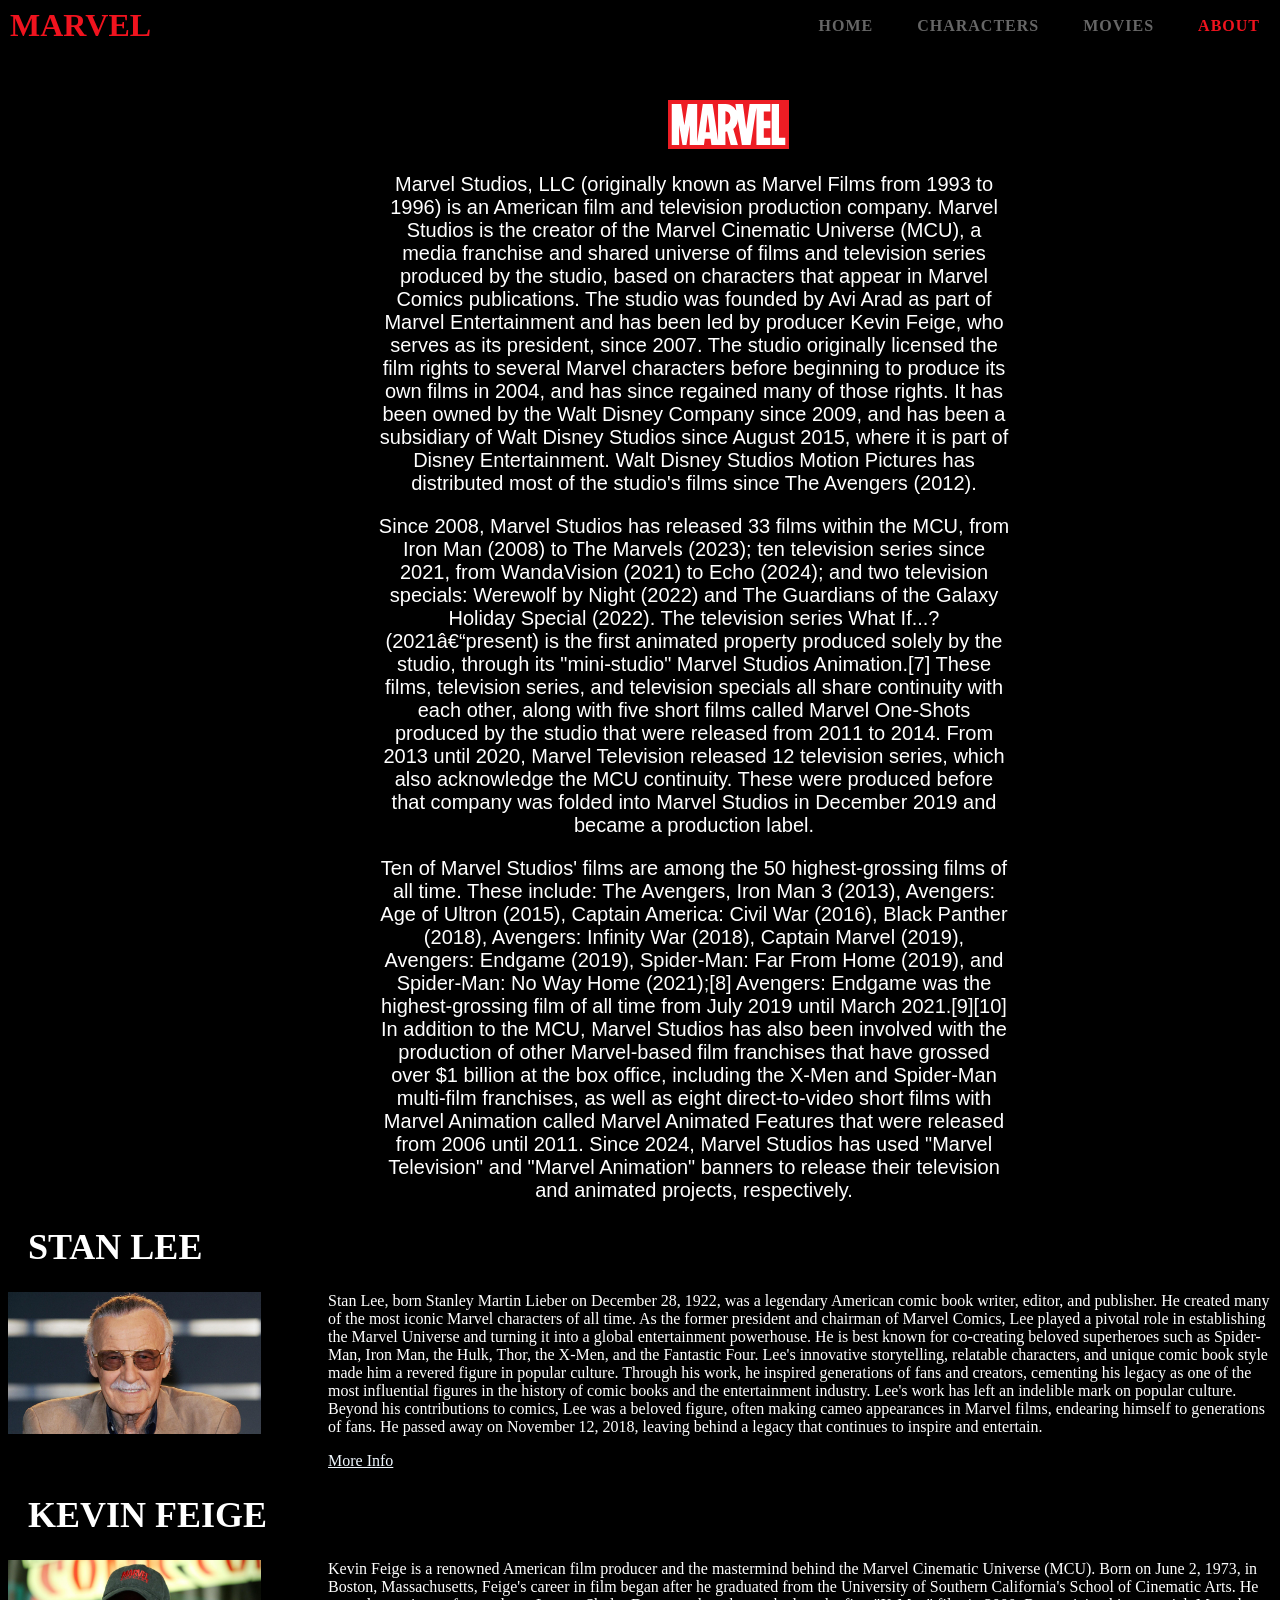
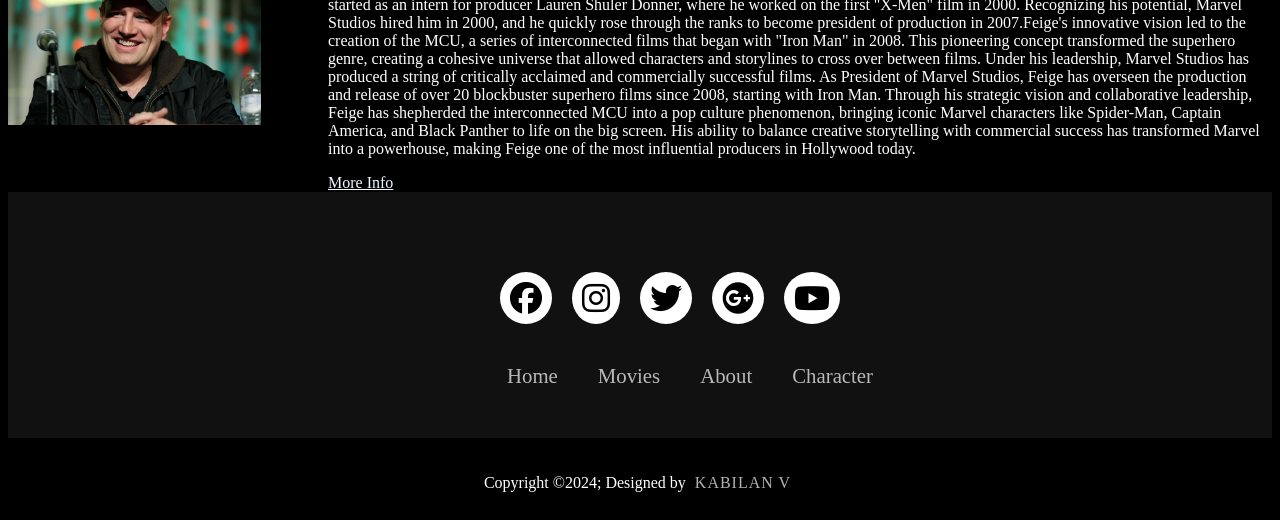
<file: about.html>
<!DOCTYPE html>
<html>
        <head>
            <title>Marvel_Cinematic_Universe</title>
            <link rel="icon" href="WhatsApp Image 2024-07-24 at 14.03.05_7d6e5118.jpg" type="image/x-icon">
            <meta name="viewport" content="width=device-width, initial-scale=1.0">
            <link rel="stylesheet" href="https://cdnjs.cloudflare.com/ajax/libs/font-awesome/6.2.0/css/all.min.css" integrity="sha512-xh6O/CkQoPOWDdYTDqeRdPCVd1SpvCA9XXcUnZS2FmJNp1coAFzvtCN9BmamE+4aHK8yyUHUSCcJHgXloTyT2A==" crossorigin="anonymous" referrerpolicy="no-referrer" />

        </head>
        <body>
            <div class="whole">
                <div class="header">
                    <h1 class="logohead">MARVEL</h1>
                    <input type="checkbox" id="check">
                    <label for="check" class="menu">               
                        <i class='bx bx-menu' id="menu-icon"></i>
                        <i class='bx bx-x' id="close-icon"></i>
                    </label>
                    <nav>
                            <a href="home.html">HOME</a>
                            <a href="character.html">CHARACTERS</a>
                            <a href="movies.html">MOVIES</a>
                            <a href="about.html" style= "color:#f0131e">ABOUT</a>
                            <span></span>
                    </nav>
                </div>
        <style>
            .header{
    position: fixed;
    top: 0;
    left: 0;
    height: 10px;
    width: 100%;
    padding: 1.3rem 0%;
    background-color: rgba(0, 0, 0, .1);
    backdrop-filter: blur(50px);
    /*background: linear-gradient(191deg, rgba(249,219,142,1) 7%, rgba(180,76,76,1) 51%, rgba(200,33,77,1) 96%);*/
    display: flex;
    justify-content: space-between;
    align-items: center;
    z-index: 100;
}

.logohead{
    margin: 10px; 
    font-size: 2rem;
    font-weight: 700;
    text-decoration: none;
    font-family: "BentonSans Comp Black";
    color:#f0131e;
    animation: animate 1s ease-in-out infinite
    alternate;
}
nav a{
    letter-spacing: 1px;
    position: relative;
    color: rgb(255, 255, 255,.4);
    font-weight: bold;
    text-decoration: none;
    font-family: Georgia, 'Times New Roman', Times, serif;
    padding:10px;
    padding-bottom: 5px;
    margin: 10px;
    z-index: 2;
}
/*nav span{
    display: none;
    position: absolute;
    filter: opacity(80%);
    top: 0;
    left: 67%;
    width: 95px;
    margin-top: 10px;
    height: 30px;
    background: radial-gradient(circle, rgba(238,174,202,1) 0%, rgba(148,187,233,1) 100%);
    border-radius: 10px;
    transition: 0.5s;
}*/
nav a:nth-child(1):hover~span{
    left: 67%;
}
nav a:nth-child(2):hover~span{
    left: 74.5%;
    width: 135px;
}
nav a:nth-child(3):hover~span{
    left: 85.5%;
}
nav a:nth-child(4):hover~span{
    left: 93.5%;
    width: 90px;
}
nav a:hover{
    text-shadow: 0 0 50px #dd9821;
    color:  #f0131e;
}
.menu{
    font-size: 40px;
    color: rgb(255, 255, 255);
    cursor: pointer;
    display: none;
}
#check{
    display: none;
    right: 0px;
}
.close-icon{
    display: none;
}
.header::before{
    content: '';
    position: absolute;
    top: 0;
    height: 100%;
    width: 100%;
    left: 0;
    background: rgba(0, 0, 0, .1);
    backdrop-filter: blur(50px);
    z-index: -1;
}
.header::after{
    content: '';
    position: absolute;
    top: 0;
    left: -100%;
    height: 100%;
    width: 100%;
    background: linear-gradient(90deg,transparent,rgba(255,255,255,.4),transparent);
    transition: .5s;
}
.header:hover::after{
    left: 100%;
}
@media screen and (max-width:900px){
    nav{
           position: absolute;
           top: 100%;
           left: 0;
           width: 100%;
           height: 0px;
           background-color: rgba(0, 0, 0,.1);
           backdrop-filter: blur(50px);
           overflow: hidden;
           transition: .5s ease-in-out;
    }
    nav a{
        display: block;
        text-align: center;
        color: rgb(255, 255, 255,.4);
        font-weight: bold;
        text-decoration: none;
        font-family: Georgia, 'Times New Roman', Times, serif;
        margin: 15px;
    }
    .menu{
        display: block;
        right: 0px;
    }
    nav span{
           display: none;
    }
    .menu #close-icon{
        display: none;
    }
    #check:checked~.menu #menu-icon{
            display: none;
    }
    #check:checked~.menu #close-icon{
        display: block;
    }
    #check:checked~nav{
        height: 200px;
        transition: .5s ease-in-out;
        
    }
}
@keyframes animate{
    from{
        text-shadow: 0 0 20px #dd9821;
    }
    to{
        text-shadow: 0 0 30px #dd9821,
                    0 0 10px #dd9821;
    }
}

            .logo{
                margin-top: 100px;
                    display: block;
                    padding-left: 660px;
                    transition: transform 0.3s ease;
            }
            .logo:hover{
                transform: scale(1.2);
            }
            body{
                background-color: black;
                background-repeat: no-repeat;
                background-size: cover;
            }
            .about{
                display: inline-block;
                padding-top: 30px;
                text-align: center;
                color: white;
                transition: transform 0.3s ease;
                height: 100%;
                width: 100%;
                font-size: large;
                font-family:Verdana, Geneva, Tahoma, sans-serif
            }
            .about:hover{
                transform: scale(1.2);
            }
            .paragraph{
                font-family: Verdana, Geneva, Tahoma, sans-serif;
                color: white;
                height:100%;
                width:50%;
                text-align: center;
                font-size: 20px;
                padding-left: 370px;
            }
            .name{
                font-size: large;
                font-family: 'Times New Roman', Times, serif;
                color: white;
                padding-left: 20px;
            }
            .photo{
                float: left;
                width: 20%;
            }
            .info{
                color: white;
                padding-left: 320px;
                font-family:Cambria, Cochin, Georgia, Times, 'Times New Roman', serif
            }
            .contact{
                padding-top: 30px;
            }

            .footer-div{
    padding: 0;
    margin: 0;
    width: 100%;
    height: 320px;
    overflow:hidden ;
    box-sizing: border-box;
  }
  footer{
    background-color: #111;
  }
  .footerContainer{
    width: 100%;
    padding: 70px 30px 20px ;
  }
  .socialIcons{
    display: flex;
    justify-content: center;
  }
  .socialIcons a{
    text-decoration: none;
    padding:  10px;
    background-color: white;
    margin: 10px;
    border-radius: 50%;
  }
  .socialIcons a i{
    font-size: 2em;
    color: black;
    opacity: 0,9;
  }
  /* Hover affect on social media icon */
  .socialIcons a:hover{
    background-color: #111;
    transition: 0.5s;
  }
  .socialIcons a:hover i{
    color: #f0131e;
    transition: 0.5s;
  }
  .footerNav{
    margin: 30px 0;
  }
  .footerNav ul{
    display: flex;
    justify-content: center;
    list-style-type: none;
  }
  .footerNav ul li a{
    color:white;
    margin: 20px;
    text-decoration: none;
    font-size: 1.3em;
    opacity: 0.7;
    transition: 0.5s;
  
  }
  .footerNav ul li a:hover{
    opacity: 1;
    color: #f0131e;
  }
  .footerBottom{
    background-color: #000;
    padding: 20px;
    text-align: center;
  }
  .footerBottom p{
    color: white;
  }
  .designer{
    opacity: 0.7;
    text-transform: uppercase;
    letter-spacing: 1px;
    font-weight: 400;
    margin: 0px 5px;
  }
  @media (max-width: 700px){
    .footerNav ul{
        flex-direction: column;
    } 
    .footerNav ul li{
        width:100%;
        text-align: center;
        margin: 10px;
    }
    .socialIcons a{
        padding: 8px;
        margin: 4px;
    }
  }
        </style>
    <body>
        <div class = "logo">
            <img src="image/Marvel_Logo.svg" style="width: 20%;">
        </div>
        
        <div class ="paragraph">
            <p>Marvel Studios, LLC (originally known as Marvel Films from 1993 to 1996) is an American film and television production company. Marvel Studios is the creator of the Marvel Cinematic Universe (MCU), a media franchise and shared universe of films and television series produced by the studio, based on characters that appear in Marvel Comics publications. The studio was founded by Avi Arad as part of Marvel Entertainment and has been led by producer Kevin Feige, who serves as its president, since 2007. The studio originally licensed the film rights to several Marvel characters before beginning to produce its own films in 2004, and has since regained many of those rights. It has been owned by the Walt Disney Company since 2009, and has been a subsidiary of Walt Disney Studios since August 2015, where it is part of Disney Entertainment. Walt Disney Studios Motion Pictures has distributed most of the studio's films since The Avengers (2012).</p>
            <p>Since 2008, Marvel Studios has released 33 films within the MCU, from Iron Man (2008) to The Marvels (2023); ten television series since 2021, from WandaVision (2021) to Echo (2024); and two television specials: Werewolf by Night (2022) and The Guardians of the Galaxy Holiday Special (2022). The television series What If...? (2021–present) is the first animated property produced solely by the studio, through its "mini-studio" Marvel Studios Animation.[7] These films, television series, and television specials all share continuity with each other, along with five short films called Marvel One-Shots produced by the studio that were released from 2011 to 2014. From 2013 until 2020, Marvel Television released 12 television series, which also acknowledge the MCU continuity. These were produced before that company was folded into Marvel Studios in December 2019 and became a production label.</p>
            <p>Ten of Marvel Studios' films are among the 50 highest-grossing films of all time. These include: The Avengers, Iron Man 3 (2013), Avengers: Age of Ultron (2015), Captain America: Civil War (2016), Black Panther (2018), Avengers: Infinity War (2018), Captain Marvel (2019), Avengers: Endgame (2019), Spider-Man: Far From Home (2019), and Spider-Man: No Way Home (2021);[8] Avengers: Endgame was the highest-grossing film of all time from July 2019 until March 2021.[9][10] In addition to the MCU, Marvel Studios has also been involved with the production of other Marvel-based film franchises that have grossed over $1 billion at the box office, including the X-Men and Spider-Man multi-film franchises, as well as eight direct-to-video short films with Marvel Animation called Marvel Animated Features that were released from 2006 until 2011. Since 2024, Marvel Studios has used "Marvel Television" and "Marvel Animation" banners to release their television and animated projects, respectively.</p>
        </div>

        <div class = "name">
            <h1>STAN LEE</h1>
        </div>
        <img class = "photo" src="stanlee.jpg">
        <div class = "info">
            <p>
                Stan Lee, born Stanley Martin Lieber on December 28, 1922, was a legendary American comic book writer, editor, and publisher. He created many of the most iconic Marvel characters of all time. As the former president and chairman of Marvel Comics, Lee played a pivotal role in establishing the Marvel Universe and turning it into a global entertainment powerhouse. He is best known for co-creating beloved superheroes such as Spider-Man, Iron Man, the Hulk, Thor, the X-Men, and the Fantastic Four. Lee's innovative storytelling, relatable characters, and unique comic book style made him a revered figure in popular culture. Through his work, he inspired generations of fans and creators, cementing his legacy as one of the most influential figures in the history of comic books and the entertainment industry. Lee's work has left an indelible mark on popular culture. Beyond his contributions to comics, Lee was a beloved figure, often making cameo appearances in Marvel films, endearing himself to generations of fans. He passed away on November 12, 2018, leaving behind a legacy that continues to inspire and entertain.
            </p>
            <a href ="https://en.wikipedia.org/wiki/Stan_Lee" style="color: aliceblue;">More Info</a>
        </div>

        <div class = "name">
            <h1>KEVIN FEIGE</h1>
        </div>
        <img class = "photo" src="kevinfeige.jpg">
        <div class = "info">
            <p>
                Kevin Feige is a renowned American film producer and the mastermind behind the Marvel Cinematic Universe (MCU). Born on June 2, 1973, in Boston, Massachusetts, Feige's career in film began after he graduated from the University of Southern California's School of Cinematic Arts. He started as an intern for producer Lauren Shuler Donner, where he worked on the first "X-Men" film in 2000. Recognizing his potential, Marvel Studios hired him in 2000, and he quickly rose through the ranks to become president of production in 2007.Feige's innovative vision led to the creation of the MCU, a series of interconnected films that began with "Iron Man" in 2008. This pioneering concept transformed the superhero genre, creating a cohesive universe that allowed characters and storylines to cross over between films. Under his leadership, Marvel Studios has produced a string of critically acclaimed and commercially successful films. As President of Marvel Studios, Feige has overseen the production and release of over 20 blockbuster superhero films since 2008, starting with Iron Man. Through his strategic vision and collaborative leadership, Feige has shepherded the interconnected MCU into a pop culture phenomenon, bringing iconic Marvel characters like Spider-Man, Captain America, and Black Panther to life on the big screen. His ability to balance creative storytelling with commercial success has transformed Marvel into a powerhouse, making Feige one of the most influential producers in Hollywood today.
            </p>
            <a href ="https://en.wikipedia.org/wiki/Kevin_Feige" style="color: aliceblue;">More Info</a>
        </div>

     

        <div class="footer-div">
            <footer>
                <div class="footerContainer">
                    <div class="socialIcons">
                        <a href=""><i class="fa-brands fa-facebook"></i></a>
                        <a href=""><i class="fa-brands fa-instagram"></i></a>
                        <a href=""><i class="fa-brands fa-twitter"></i></a>
                        <a href=""><i class="fa-brands fa-google-plus"></i></a>
                        <a href=""><i class="fa-brands fa-youtube"></i></a>
                    </div>
                    <div class="footerNav">
                        <ul><li><a href="home.html">Home</a></li>
                            <li><a href="movies.html">Movies</a></li>
                            <li><a href="about.html">About</a></li>
                            <li><a href="character.html">Character</a></li>
                            
                        </ul>
                    </div>
                    
                </div>
                <div class="footerBottom">
                    <p>Copyright &copy;2024; Designed by <span class="designer">Kabilan V</span></p>
                </div>
              </footer>
        </div>
    </body>
</html>
</file>
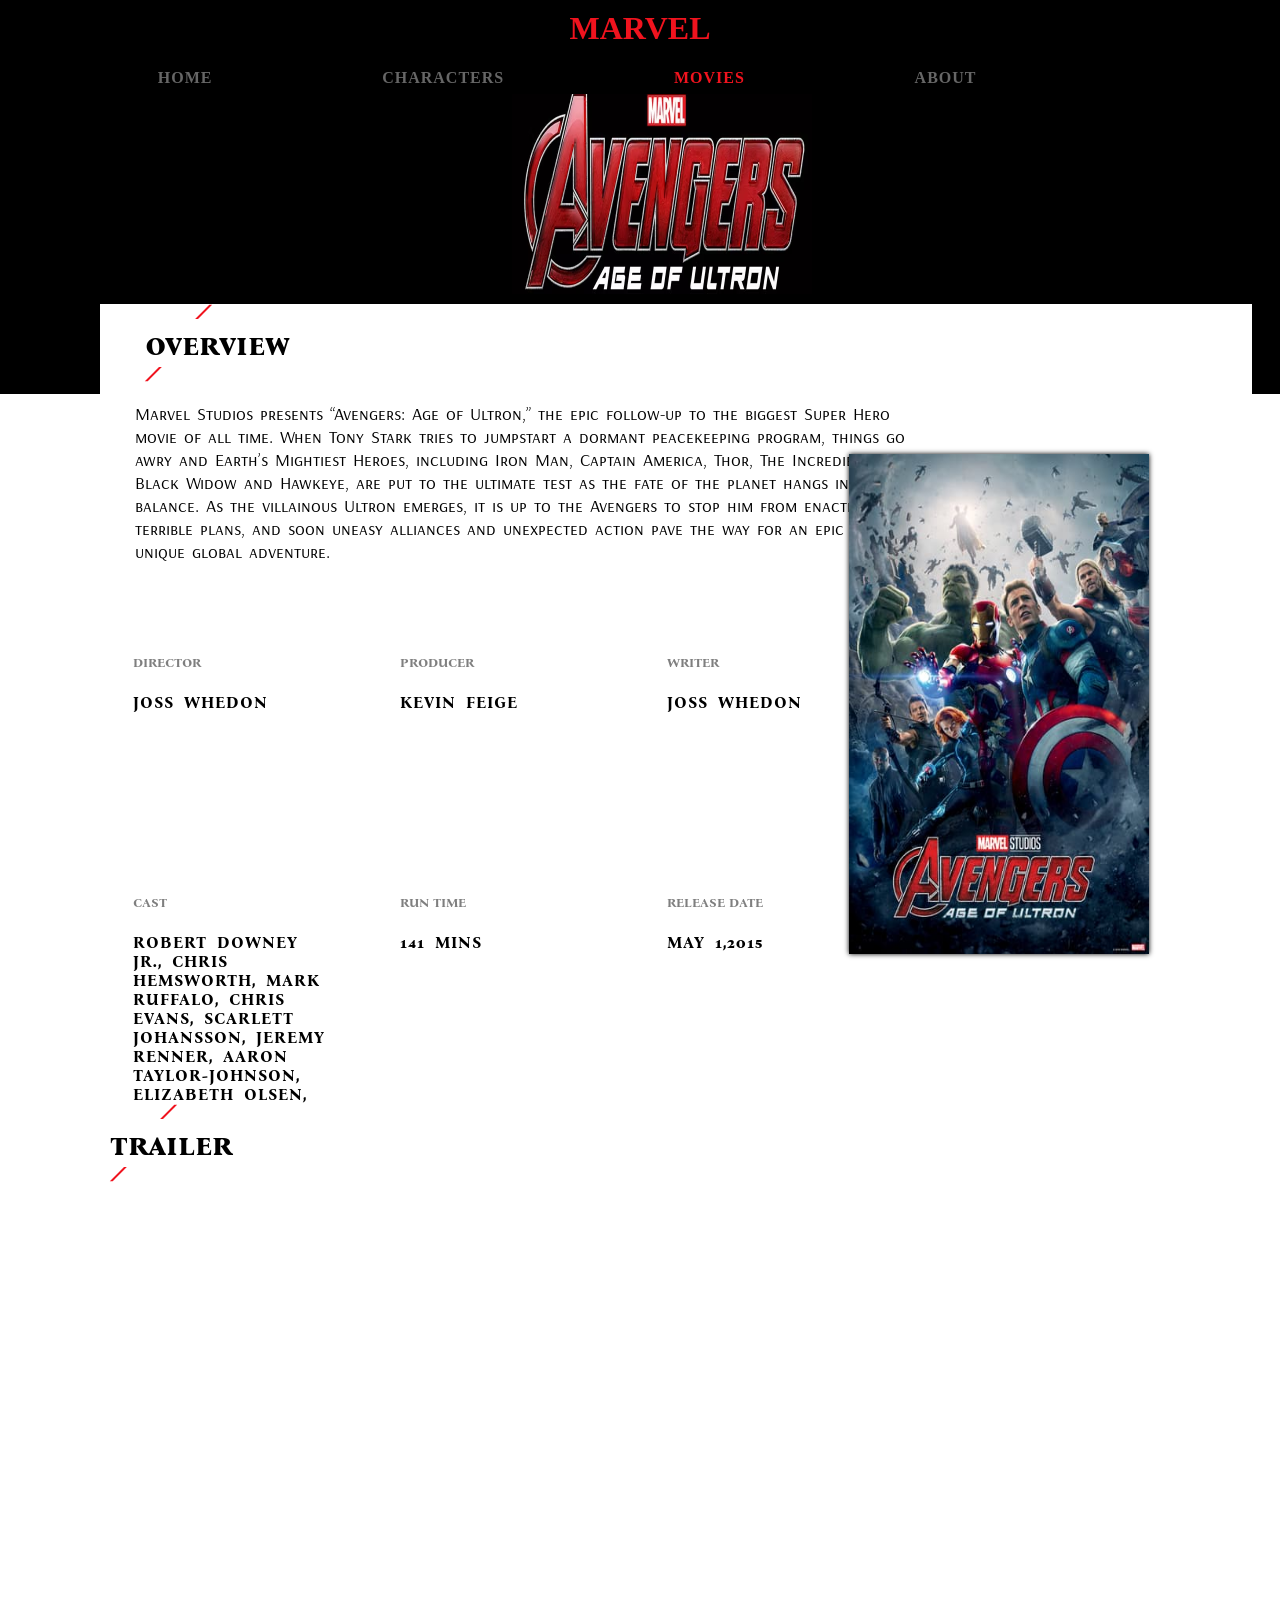
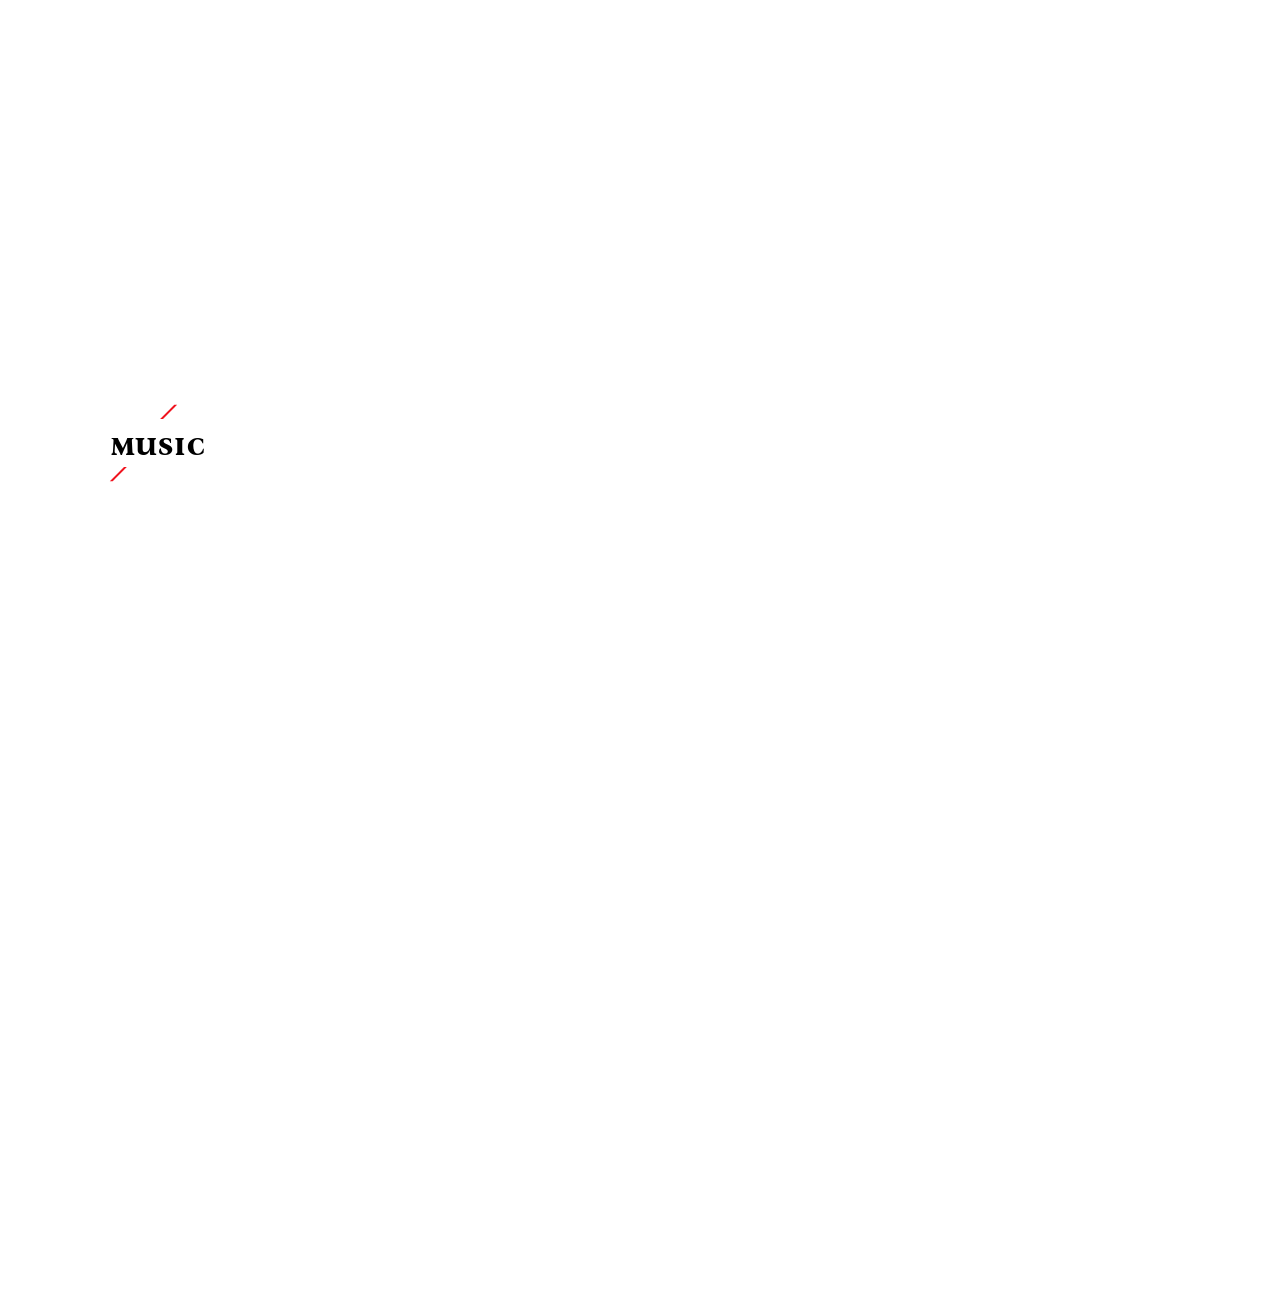
<file: ageofultron.html>
<head>
    <title>MARVEL CINEMATIC UNIVERSE</title>
    <meta name="viewport" content="width=device-width, initial-scale=1.0">
    <link rel="stylesheet" href="trailer.css">
    <link rel="icon" href="image/logo.png" type="image/x-icon">
    <link rel="preconnect" href="https://fonts.googleapis.com">
    <link rel="preconnect" href="https://fonts.googleapis.com">
    <link rel="preconnect" href="https://fonts.gstatic.com" crossorigin>
    <link href="https://fonts.googleapis.com/css2?family=Arsenal+SC:ital,wght@0,400;0,700;1,400;1,700&family=Bodoni+Moda+SC:ital,opsz,wght@0,6..96,400..900;1,6..96,400..900&family=Bona+Nova+SC:ital,wght@0,400;0,700;1,400&display=swap" rel="stylesheet">
    <link href="https://fonts.googleapis.com/css2?family=Bodoni+Moda+SC:ital,opsz,wght@0,6..96,400..900;1,6..96,400..900&family=Bona+Nova+SC:ital,wght@0,400;0,700;1,400&display=swap" rel="stylesheet">
    <link href="https://fonts.googleapis.com/css2?family=Bebas+Neue&family=Bodoni+Moda+SC:ital,opsz,wght@0,6..96,400..900;1,6..96,400..900&family=Bona+Nova+SC:ital,wght@0,400;0,700;1,400&display=swap" rel="stylesheet">
    <link href="https://fonts.googleapis.com/css2?family=Bebas+Neue&family=Bona+Nova+SC:ital,wght@0,400;0,700;1,400&display=swap" rel="stylesheet">
    <link rel="preconnect" href="https://fonts.gstatic.com" crossorigin>
    <link rel="preconnect" href="https://fonts.googleapis.com">
    <link rel="preconnect" href="https://fonts.gstatic.com" crossorigin>
    <link href="https://fonts.googleapis.com/css2?family=Bebas+Neue&display=swap" rel="stylesheet">
    <link href="https://fonts.googleapis.com/css2?family=Bodoni+Moda+SC:ital,opsz,wght@0,6..96,400..900;1,6..96,400..900&display=swap" rel="stylesheet">
    <link href="https://db.onlinewebfonts.com/c/264e1e98d1a3848556f98a4f8085236d?family=BentonSans+Comp+Black" rel="stylesheet">
    <link href='https://unpkg.com/boxicons@2.1.4/css/boxicons.min.css' rel='stylesheet'>
</head>
<body >
    
    <div class="whole">
        <header>

            <div class="header">
                <h1 class="logo">MARVEL</h1>
            </div>
            
            <nav>
                    <a href="#">HOME</a>
                    <a href="character.html">CHARACTERS</a>
                    <a href="movies.html" style="color: #f0131e;">MOVIES</a>
                    <a href="#">ABOUT</a>
                    <span></span>
            </nav>
        </header>


        <div class="banner">
            <div class="movie-img">
                <img src="trailer/avengers-age-of-ultron-logo-slice2.avif" class="img-header">
            </div>
        </div>

        <div class="overview">
            <div class="content">
                <div class="title-div">
                    <h1 class="title">overview</h1>
                </div>
                <div class="para-container">
                    <p>Marvel Studios presents “Avengers: Age of Ultron,” the epic follow-up to the biggest Super Hero movie of all time. When Tony Stark tries to jumpstart a dormant peacekeeping program, things go awry and Earth’s Mightiest Heroes, including Iron Man, Captain America, Thor, The Incredible Hulk, Black Widow and Hawkeye, are put to the ultimate test as the fate of the planet hangs in the balance. As the villainous Ultron emerges, it is up to the Avengers to stop him from enacting his terrible plans, and soon uneasy alliances and unexpected action pave the way for an epic and unique global adventure.</p>
                </div>

                <div class="poster-container">
                    <img src="trailer/avengersageofultron_lob_crd_03_0.jpg" class="poster-img">
                </div>
                
                <div class="content-container">
                    <div class="block">
                        <h5>DIRECTOR</h5>
                        <p>Joss Whedon</p>
                    </div>

                    <div class="block">
                        <h5>PRODUCER</h5>
                        <p>Kevin Feige</p>
                    </div>

                    <div class="block">
                        <h5>WRITER</h5>
                        <p>Joss Whedon</p>
                    </div>

                    <div class="block">
                        <h5>CAST</h5>
                        <p>Robert Downey Jr.,
                            Chris Hemsworth,
                            Mark Ruffalo,
                            Chris Evans,
                            Scarlett Johansson,
                            Jeremy Renner,
                            Aaron Taylor-Johnson,
                            Elizabeth Olsen,
                            Paul Bettany</p>
                    </div>

                    <div class="block">
                        <h5>RUN TIME</h5>
                        <p>141 mins</p>
                    </div>

                    <div class="block">
                        <h5>RELEASE DATE</h5>
                        <p>May 1,2015</p>
                    </div>
                </div>
            
                
            </div>
        </div>
        <div class="trailer">
            <div class="title-div2">
                <h1 class="title">trailer</h1>
            </div>
            <div class="trailer-size">
                <iframe width="100%" height="100%" src="https://www.youtube.com/embed/tmeOjFno6Do?si=zjtF9yT3M-VlpGUN" title="YouTube video player" frameborder="0" allow="accelerometer; autoplay; clipboard-write; encrypted-media; gyroscope; picture-in-picture; web-share" referrerpolicy="strict-origin-when-cross-origin" allowfullscreen></iframe>
                          </div>
        </div>
        <div class="spotify">
            <div class="title-div2">
                <h1 class="title">music</h1>
            </div>
            <div class="music">
                <iframe style="border-radius:12px" src="https://open.spotify.com/embed/album/0xJzVmrwTmCvzaXWzE7jbP?utm_source=generator" width="100%" height="100%" frameBorder="0" allowfullscreen="" allow="autoplay; clipboard-write; encrypted-media; fullscreen; picture-in-picture" loading="lazy"></iframe>
          </div>
        </div>

        <div class="footer">
            
        </div>

    </div>
</body>
</file>
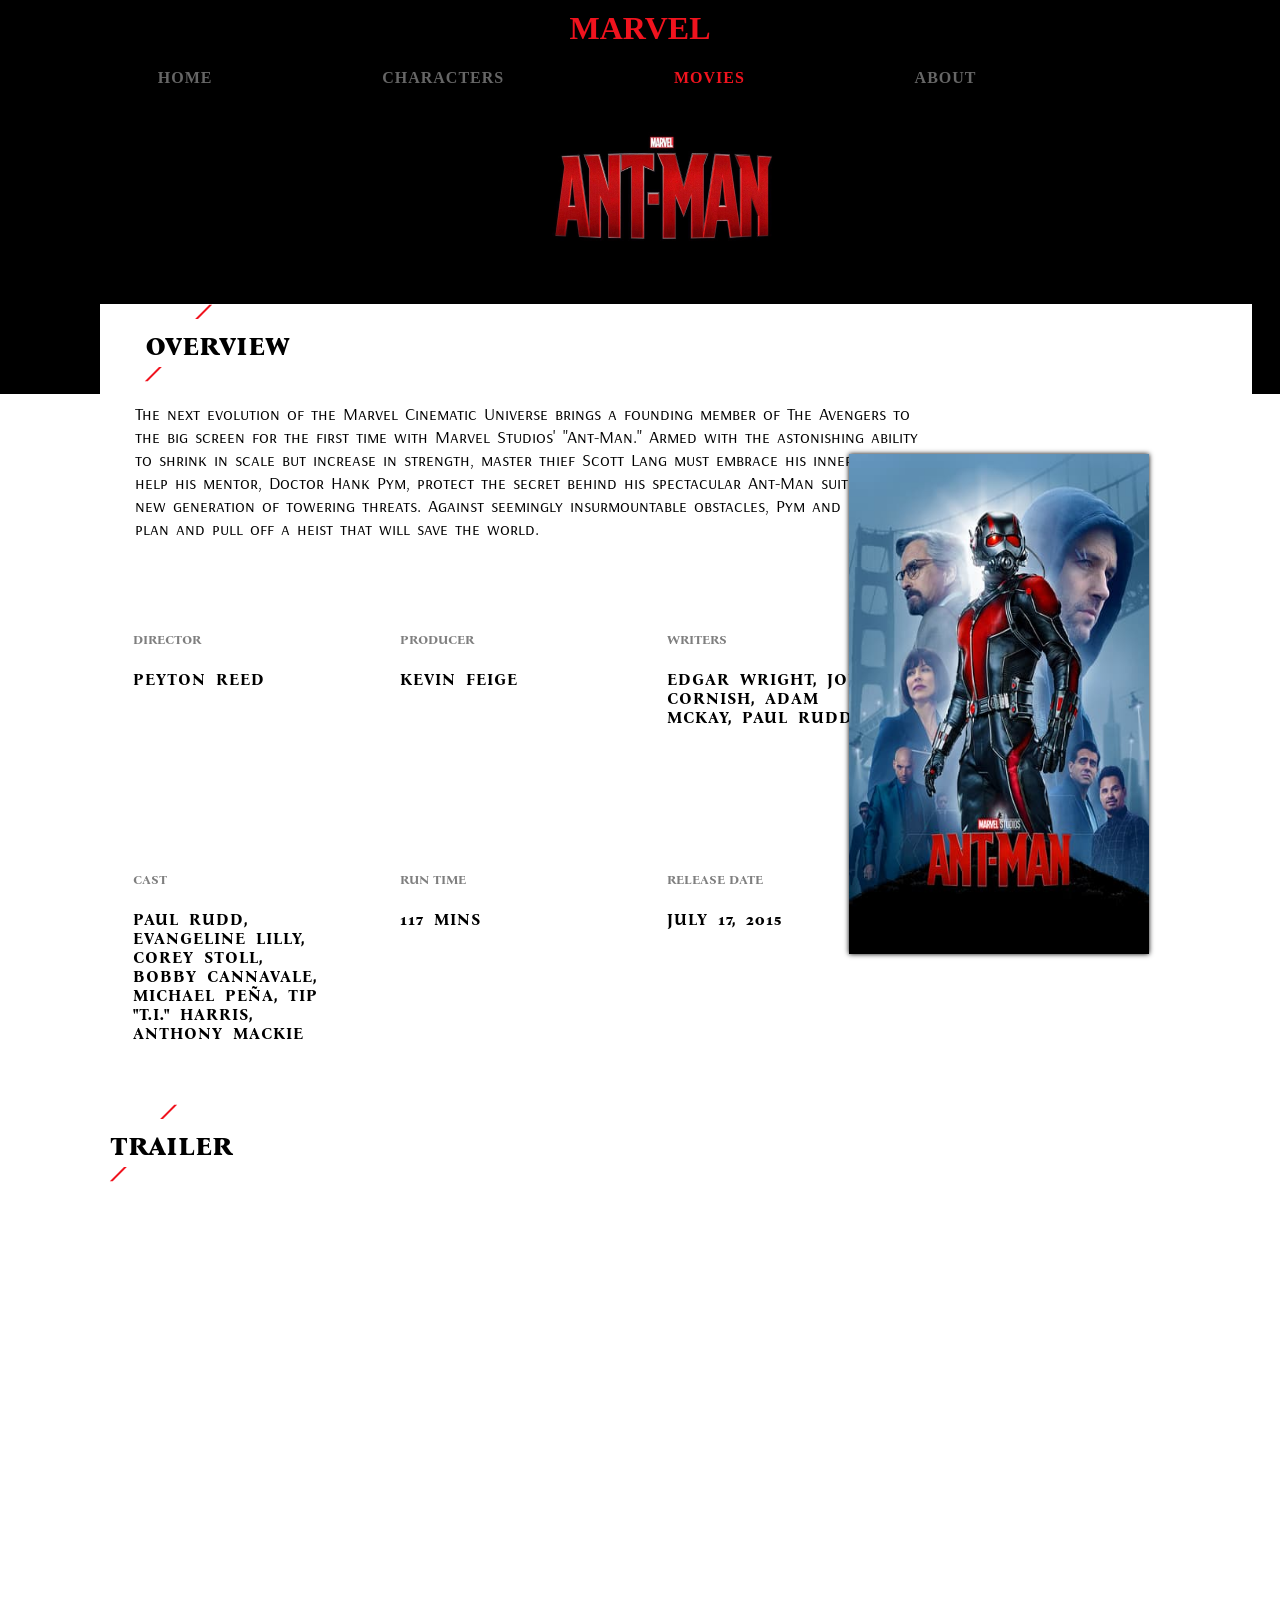
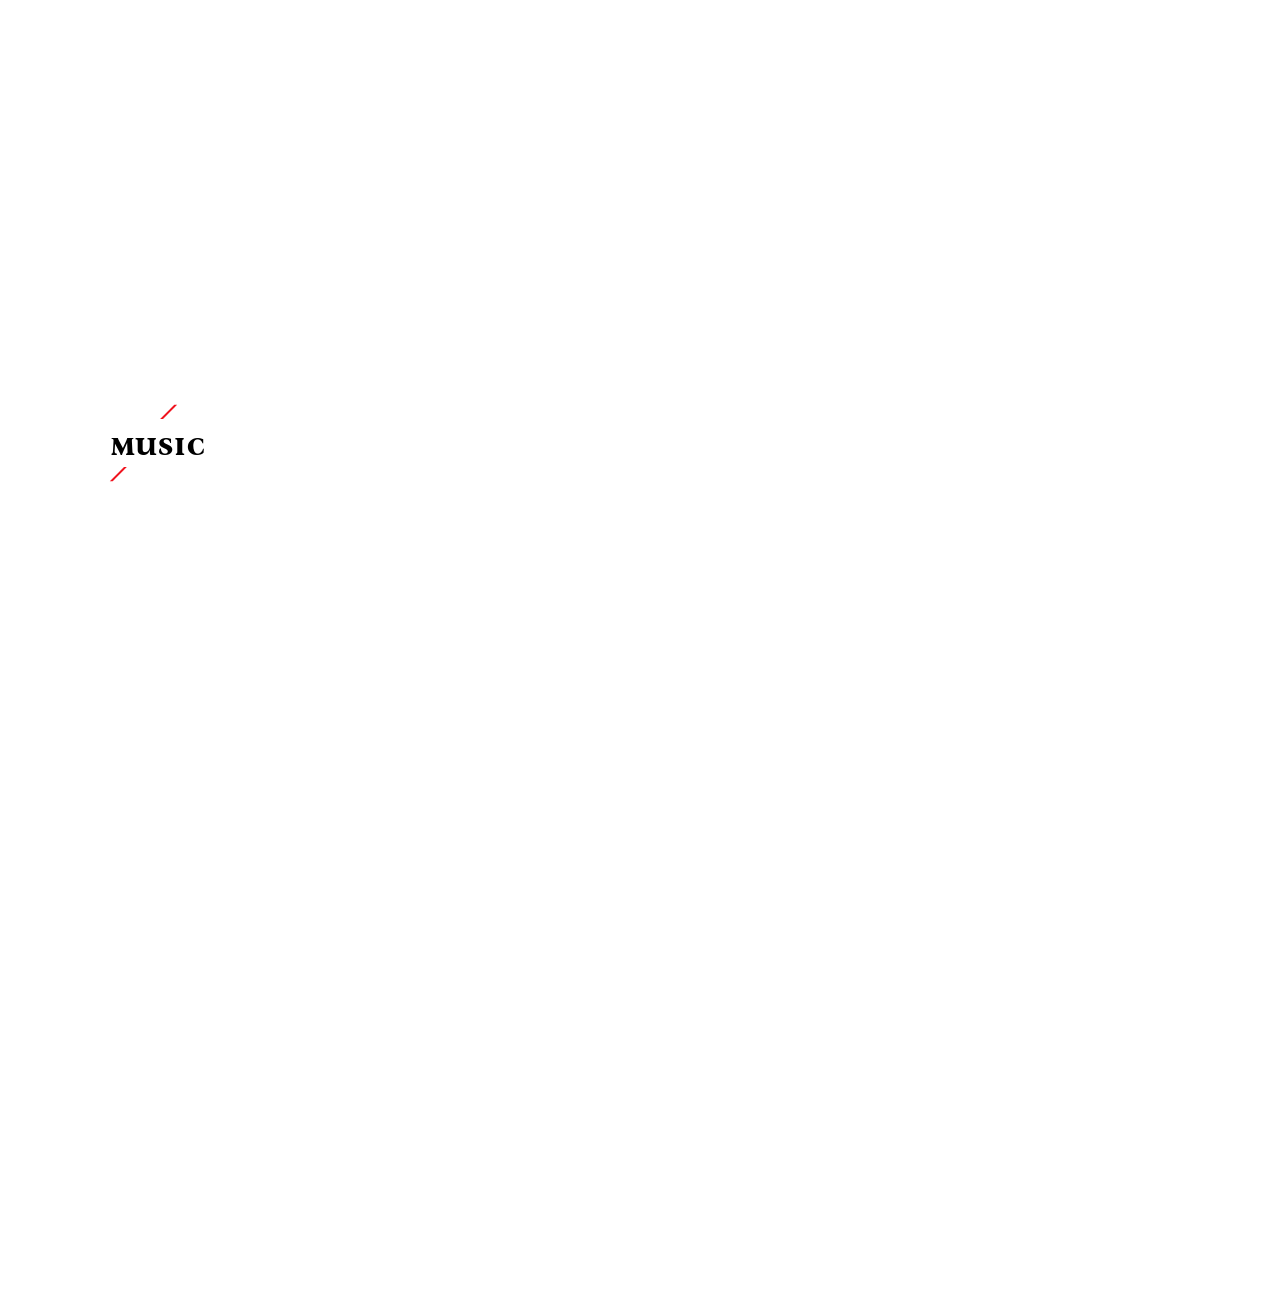
<file: antman.html>
<head>
    <title>MARVEL CINEMATIC UNIVERSE</title>
    <meta name="viewport" content="width=device-width, initial-scale=1.0">
    <link rel="stylesheet" href="trailer.css">
    <link rel="icon" href="image/logo.png" type="image/x-icon">
    <link rel="preconnect" href="https://fonts.googleapis.com">
    <link rel="preconnect" href="https://fonts.googleapis.com">
    <link rel="preconnect" href="https://fonts.gstatic.com" crossorigin>
    <link href="https://fonts.googleapis.com/css2?family=Arsenal+SC:ital,wght@0,400;0,700;1,400;1,700&family=Bodoni+Moda+SC:ital,opsz,wght@0,6..96,400..900;1,6..96,400..900&family=Bona+Nova+SC:ital,wght@0,400;0,700;1,400&display=swap" rel="stylesheet">
    <link href="https://fonts.googleapis.com/css2?family=Bodoni+Moda+SC:ital,opsz,wght@0,6..96,400..900;1,6..96,400..900&family=Bona+Nova+SC:ital,wght@0,400;0,700;1,400&display=swap" rel="stylesheet">
    <link href="https://fonts.googleapis.com/css2?family=Bebas+Neue&family=Bodoni+Moda+SC:ital,opsz,wght@0,6..96,400..900;1,6..96,400..900&family=Bona+Nova+SC:ital,wght@0,400;0,700;1,400&display=swap" rel="stylesheet">
    <link href="https://fonts.googleapis.com/css2?family=Bebas+Neue&family=Bona+Nova+SC:ital,wght@0,400;0,700;1,400&display=swap" rel="stylesheet">
    <link rel="preconnect" href="https://fonts.gstatic.com" crossorigin>
    <link rel="preconnect" href="https://fonts.googleapis.com">
    <link rel="preconnect" href="https://fonts.gstatic.com" crossorigin>
    <link href="https://fonts.googleapis.com/css2?family=Bebas+Neue&display=swap" rel="stylesheet">
    <link href="https://fonts.googleapis.com/css2?family=Bodoni+Moda+SC:ital,opsz,wght@0,6..96,400..900;1,6..96,400..900&display=swap" rel="stylesheet">
    <link href="https://db.onlinewebfonts.com/c/264e1e98d1a3848556f98a4f8085236d?family=BentonSans+Comp+Black" rel="stylesheet">
    <link href='https://unpkg.com/boxicons@2.1.4/css/boxicons.min.css' rel='stylesheet'>
</head>
<body >
    
    <div class="whole">
        <header>

            <div class="header">
                <h1 class="logo">MARVEL</h1>
            </div>
            
            <nav>
                    <a href="#">HOME</a>
                    <a href="character.html">CHARACTERS</a>
                    <a href="movies.html" style="color: #f0131e;">MOVIES</a>
                    <a href="#">ABOUT</a>
                    <span></span>
            </nav>
        </header>


        <div class="banner">
            <div class="movie-img">
                <img src="trailer/antman logo.jpg" class="img-header">
            </div>
        </div>

        <div class="overview">
            <div class="content">
                <div class="title-div">
                    <h1 class="title">overview</h1>
                </div>
                <div class="para-container">
                    <p>The next evolution of the Marvel Cinematic Universe brings a founding member of The Avengers to the big screen for the first time with Marvel Studios' "Ant-Man." Armed with the astonishing ability to shrink in scale but increase in strength, master thief Scott Lang must embrace his inner-hero and help his mentor, Doctor Hank Pym, protect the secret behind his spectacular Ant-Man suit from a new generation of towering threats. Against seemingly insurmountable obstacles, Pym and Lang must plan and pull off a heist that will save the world.</p>
                </div>

                <div class="poster-container">
                    <img src="trailer/ant-man_lob_crd_01_9.jpg" class="poster-img">
                </div>
                
                <div class="content-container">
                    <div class="block">
                        <h5>DIRECTOR</h5>
                        <p>Peyton Reed</p>
                    </div>

                    <div class="block">
                        <h5>PRODUCER</h5>
                        <p>Kevin Feige</p>
                    </div>

                    <div class="block">
                        <h5>WRITERS</h5>
                        <p>Edgar Wright, Joe Cornish, Adam McKay, Paul Rudd</p>
                    </div>

                    <div class="block">
                        <h5>CAST</h5>
                        <p>Paul Rudd,
                            Evangeline Lilly,
                            Corey Stoll,
                            Bobby Cannavale,
                            Michael Peña,
                            Tip "T.I." Harris,
                            Anthony Mackie</p>
                    </div>

                    <div class="block">
                        <h5>RUN TIME</h5>
                        <p>117 mins</p>
                    </div>

                    <div class="block">
                        <h5>RELEASE DATE</h5>
                        <p>July 17, 2015</p>
                    </div>
                </div>
            
                
            </div>
        </div>
        <div class="trailer">
            <div class="title-div2">
                <h1 class="title">trailer</h1>
            </div>
            <div class="trailer-size">
                <iframe width="100%" height="100%" src="https://www.youtube.com/embed/pWdKf3MneyI?si=EAhzojHGI3s69WeW" title="YouTube video player" frameborder="0" allow="accelerometer; autoplay; clipboard-write; encrypted-media; gyroscope; picture-in-picture; web-share" referrerpolicy="strict-origin-when-cross-origin" allowfullscreen></iframe>
                          </div>
        </div>
        <div class="spotify">
            <div class="title-div2">
                <h1 class="title">music</h1>
            </div>
            <div class="music">
                <iframe style="border-radius:12px" src="https://open.spotify.com/embed/album/72mY2C05rfAbkHOax2gJYf?utm_source=generator" width="100%" height="100%" frameBorder="0" allowfullscreen="" allow="autoplay; clipboard-write; encrypted-media; fullscreen; picture-in-picture" loading="lazy"></iframe>
          </div>
        </div>

        <div class="footer">
            
        </div>

    </div>
</body>
</file>
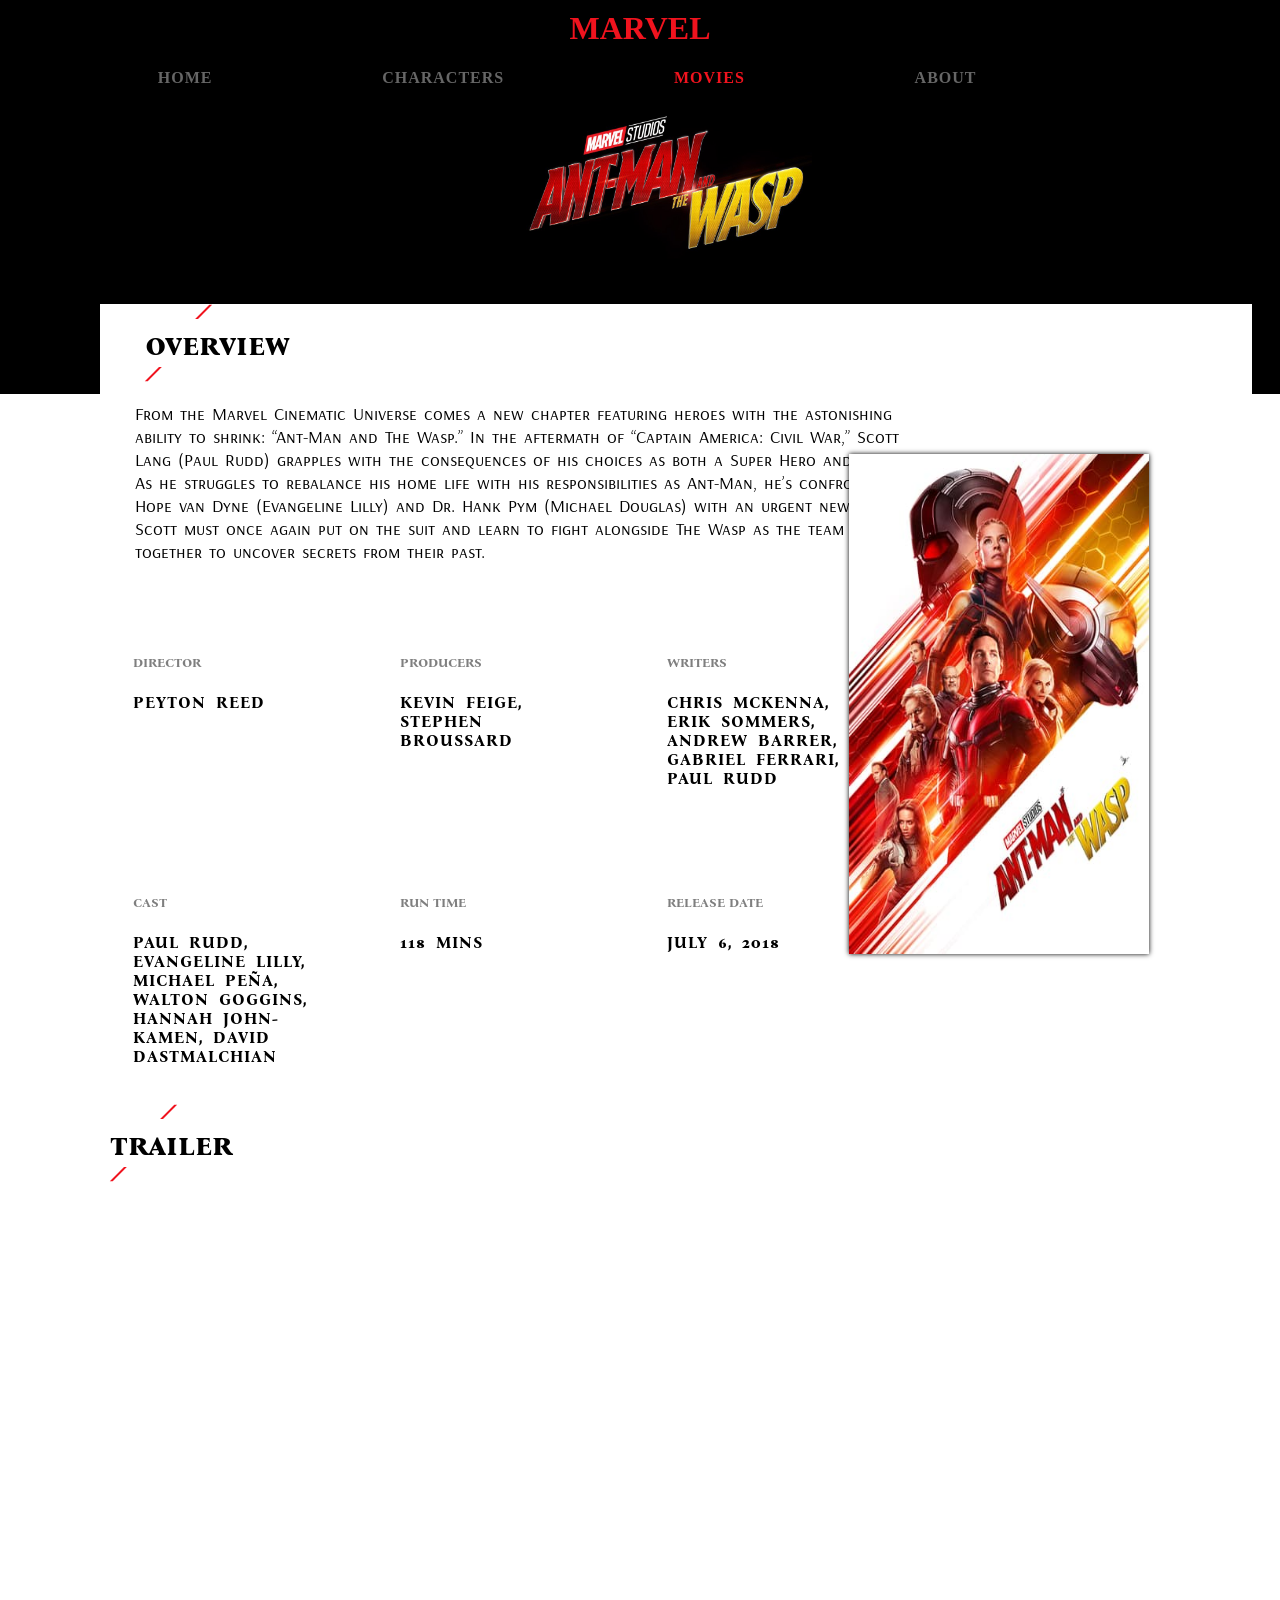
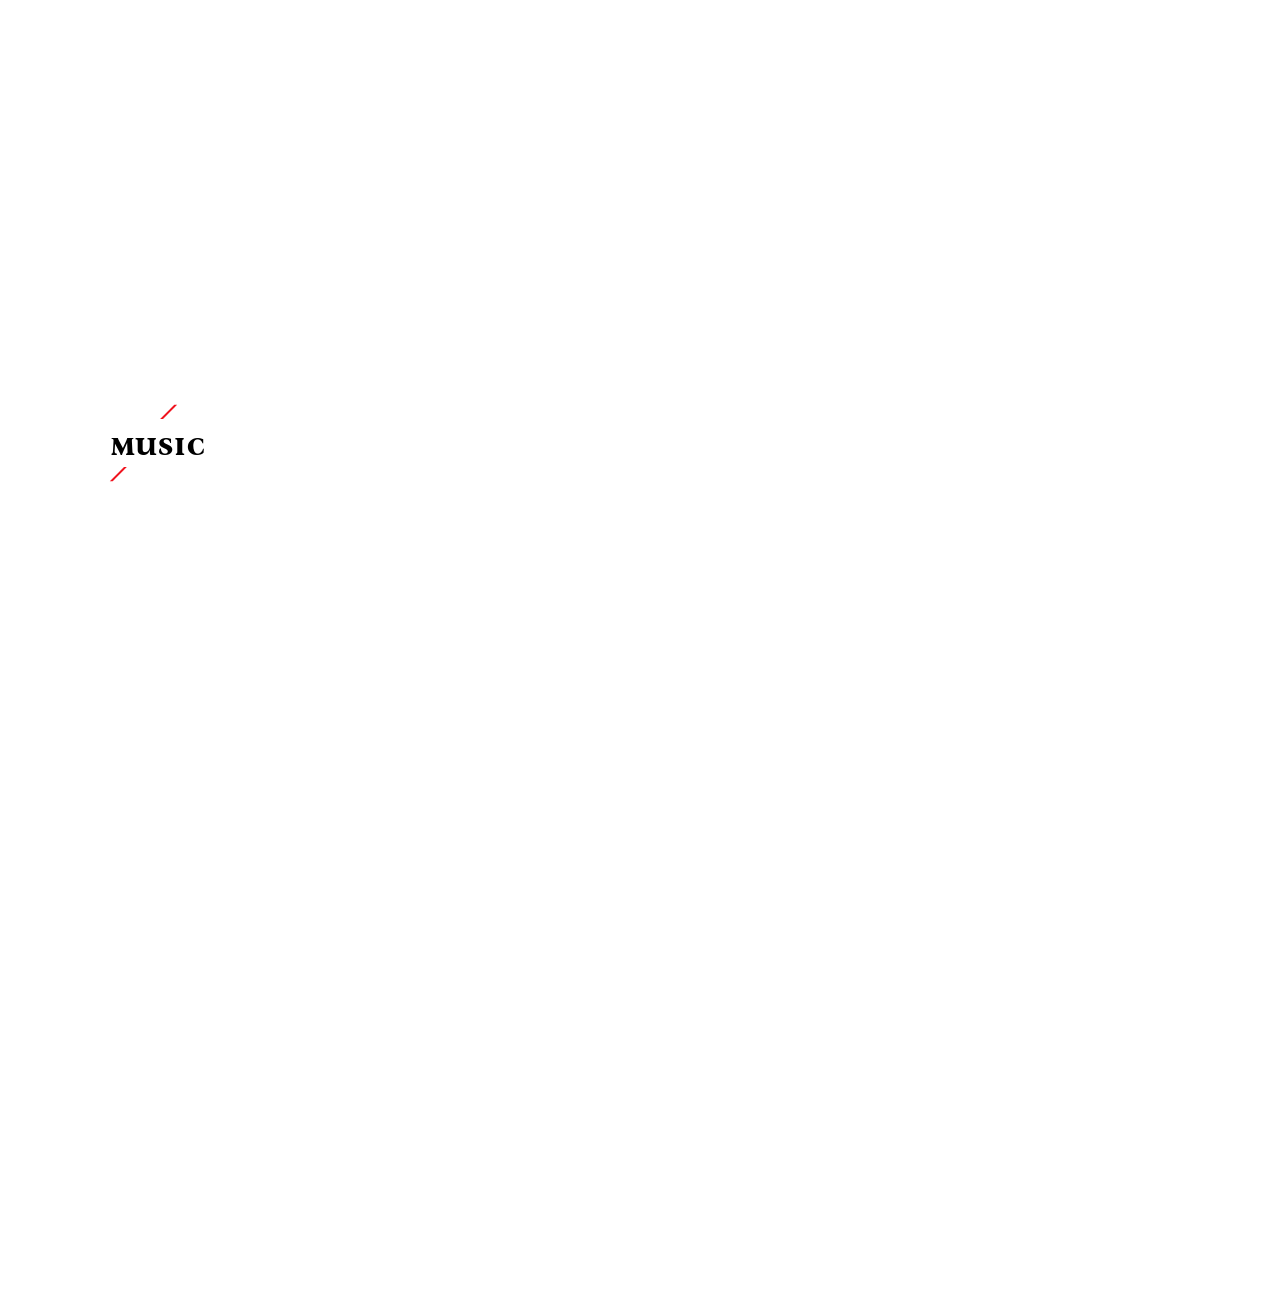
<file: antman2.html>
<head>
    <title>MARVEL CINEMATIC UNIVERSE</title>
    <meta name="viewport" content="width=device-width, initial-scale=1.0">
    <link rel="stylesheet" href="trailer.css">
    <link rel="icon" href="image/logo.png" type="image/x-icon">
    <link rel="preconnect" href="https://fonts.googleapis.com">
    <link rel="preconnect" href="https://fonts.googleapis.com">
    <link rel="preconnect" href="https://fonts.gstatic.com" crossorigin>
    <link href="https://fonts.googleapis.com/css2?family=Arsenal+SC:ital,wght@0,400;0,700;1,400;1,700&family=Bodoni+Moda+SC:ital,opsz,wght@0,6..96,400..900;1,6..96,400..900&family=Bona+Nova+SC:ital,wght@0,400;0,700;1,400&display=swap" rel="stylesheet">
    <link href="https://fonts.googleapis.com/css2?family=Bodoni+Moda+SC:ital,opsz,wght@0,6..96,400..900;1,6..96,400..900&family=Bona+Nova+SC:ital,wght@0,400;0,700;1,400&display=swap" rel="stylesheet">
    <link href="https://fonts.googleapis.com/css2?family=Bebas+Neue&family=Bodoni+Moda+SC:ital,opsz,wght@0,6..96,400..900;1,6..96,400..900&family=Bona+Nova+SC:ital,wght@0,400;0,700;1,400&display=swap" rel="stylesheet">
    <link href="https://fonts.googleapis.com/css2?family=Bebas+Neue&family=Bona+Nova+SC:ital,wght@0,400;0,700;1,400&display=swap" rel="stylesheet">
    <link rel="preconnect" href="https://fonts.gstatic.com" crossorigin>
    <link rel="preconnect" href="https://fonts.googleapis.com">
    <link rel="preconnect" href="https://fonts.gstatic.com" crossorigin>
    <link href="https://fonts.googleapis.com/css2?family=Bebas+Neue&display=swap" rel="stylesheet">
    <link href="https://fonts.googleapis.com/css2?family=Bodoni+Moda+SC:ital,opsz,wght@0,6..96,400..900;1,6..96,400..900&display=swap" rel="stylesheet">
    <link href="https://db.onlinewebfonts.com/c/264e1e98d1a3848556f98a4f8085236d?family=BentonSans+Comp+Black" rel="stylesheet">
    <link href='https://unpkg.com/boxicons@2.1.4/css/boxicons.min.css' rel='stylesheet'>
</head>
<body >
    
    <div class="whole">
        <header>

            <div class="header">
                <h1 class="logo">MARVEL</h1>
            </div>
            
            <nav>
                    <a href="#">HOME</a>
                    <a href="character.html">CHARACTERS</a>
                    <a href="movies.html" style="color: #f0131e;">MOVIES</a>
                    <a href="#">ABOUT</a>
                    <span></span>
            </nav>
        </header>


        <div class="banner">
            <div class="movie-img">
                <img src="trailer/antman2 logo.jpg" class="img-header">
            </div>
        </div>

        <div class="overview">
            <div class="content">
                <div class="title-div">
                    <h1 class="title">overview</h1>
                </div>
                <div class="para-container">
                    <p>From the Marvel Cinematic Universe comes a new chapter featuring heroes with the astonishing ability to shrink: “Ant-Man and The Wasp.” In the aftermath of “Captain America: Civil War,” Scott Lang (Paul Rudd) grapples with the consequences of his choices as both a Super Hero and a father. As he struggles to rebalance his home life with his responsibilities as Ant-Man, he’s confronted by Hope van Dyne (Evangeline Lilly) and Dr. Hank Pym (Michael Douglas) with an urgent new mission. Scott must once again put on the suit and learn to fight alongside The Wasp as the team works together to uncover secrets from their past.</p>
                </div>

                <div class="poster-container">
                    <img src="trailer/ant-manthewasp_lob_crd_01_0.jpg" class="poster-img">
                </div>
                
                <div class="content-container">
                    <div class="block">
                        <h5>DIRECTOR</h5>
                        <p>Peyton Reed</p>
                    </div>

                    <div class="block">
                        <h5>PRODUCERS</h5>
                        <p>Kevin Feige,
                            Stephen Broussard</p>
                    </div>

                    <div class="block">
                        <h5>WRITERS</h5>
                        <p>Chris McKenna, Erik Sommers, Andrew Barrer, Gabriel Ferrari, Paul Rudd</p>
                    </div>

                    <div class="block">
                        <h5>CAST</h5>
                        <p>Paul Rudd,
                            Evangeline Lilly,
                            Michael Peña,
                            Walton Goggins,
                            Hannah John-Kamen,
                            David Dastmalchian</p>
                    </div>

                    <div class="block">
                        <h5>RUN TIME</h5>
                        <p>118 mins</p>
                    </div>

                    <div class="block">
                        <h5>RELEASE DATE</h5>
                        <p>July 6, 2018</p>
                    </div>
                </div>
            
                
            </div>
        </div>
        <div class="trailer">
            <div class="title-div2">
                <h1 class="title">trailer</h1>
            </div>
            <div class="trailer-size">
                <iframe width="100%" height="100%" src="https://www.youtube.com/embed/8_rTIAOohas?si=dsRTsmtwmNIt1nyH" title="YouTube video player" frameborder="0" allow="accelerometer; autoplay; clipboard-write; encrypted-media; gyroscope; picture-in-picture; web-share" referrerpolicy="strict-origin-when-cross-origin" allowfullscreen></iframe>
                          </div>
        </div>
        <div class="spotify">
            <div class="title-div2">
                <h1 class="title">music</h1>
            </div>
            <div class="music">
                <iframe style="border-radius:12px" src="https://open.spotify.com/embed/album/6xXdJOLhPTwoYzQU28zeih?utm_source=generator" width="100%" height="100%" frameBorder="0" allowfullscreen="" allow="autoplay; clipboard-write; encrypted-media; fullscreen; picture-in-picture" loading="lazy"></iframe>
          </div>
        </div>

        <div class="footer">
            
        </div>

    </div>
</body>
</file>
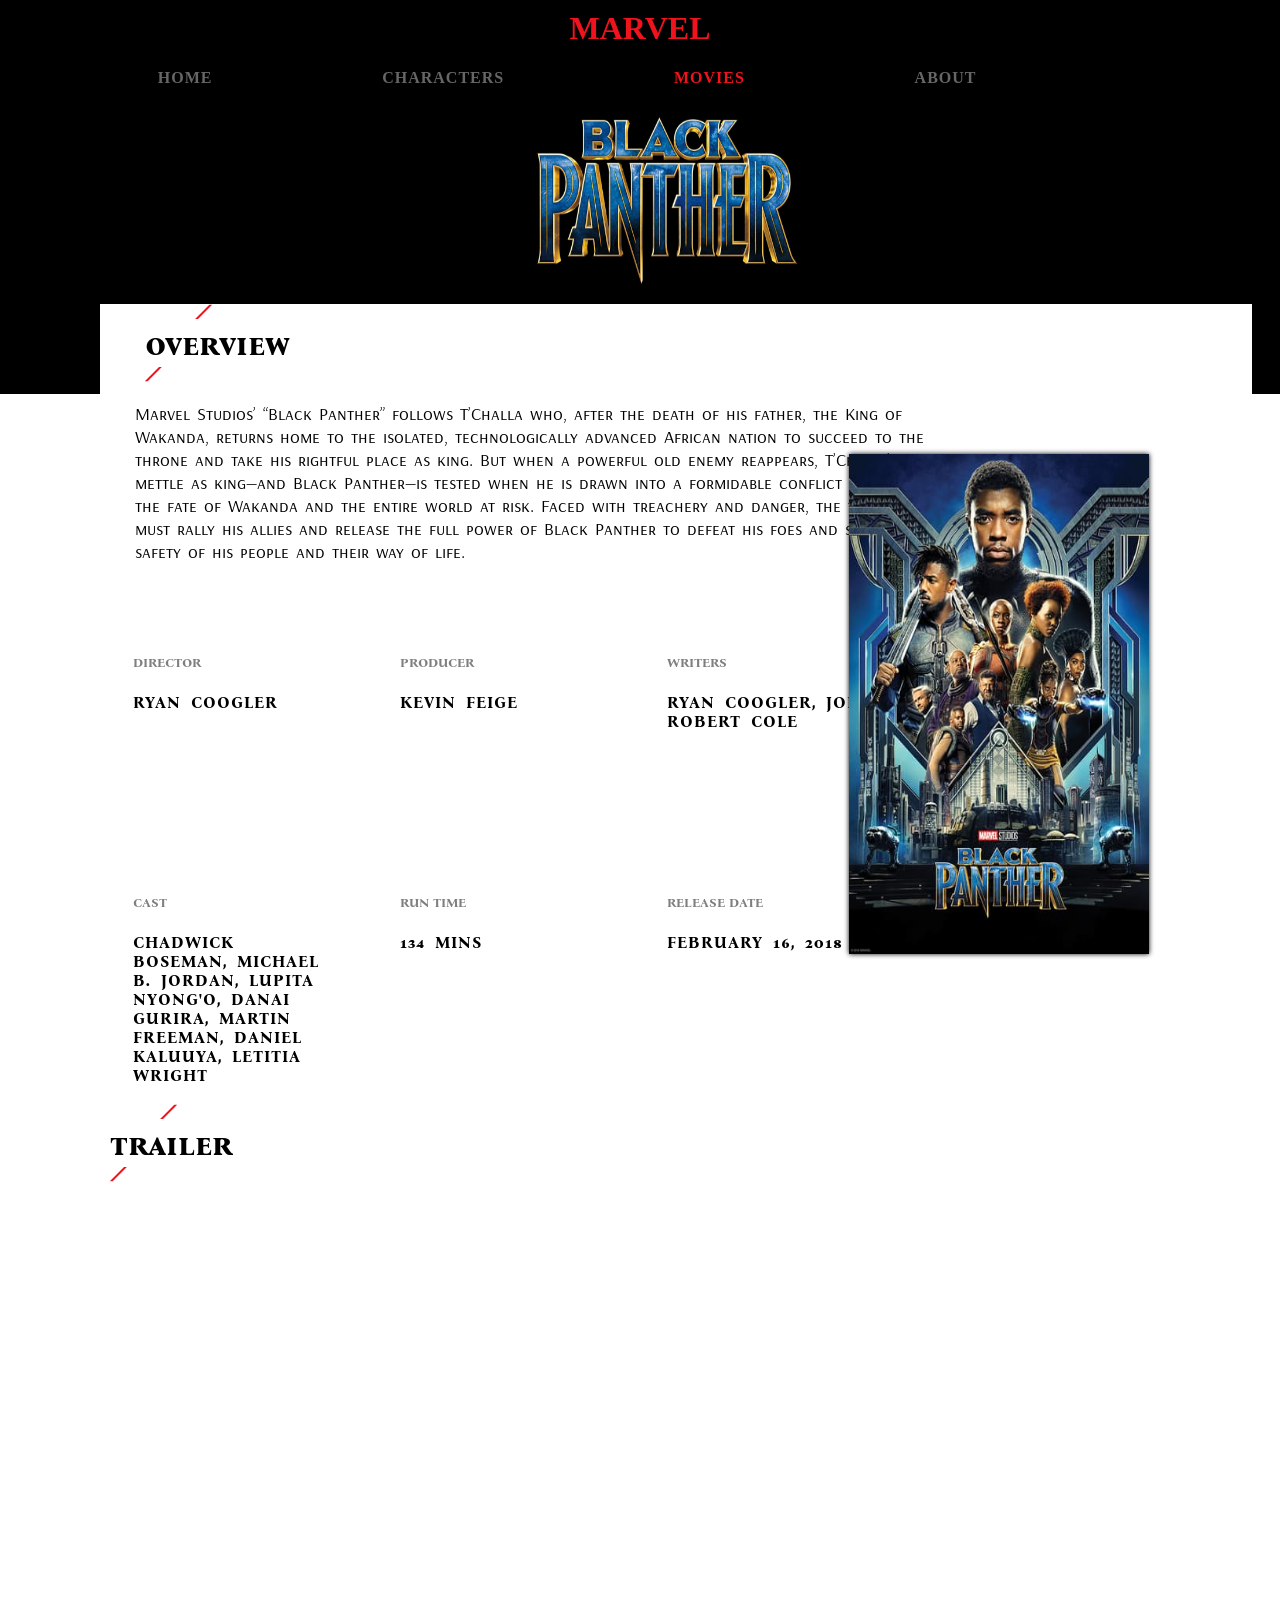
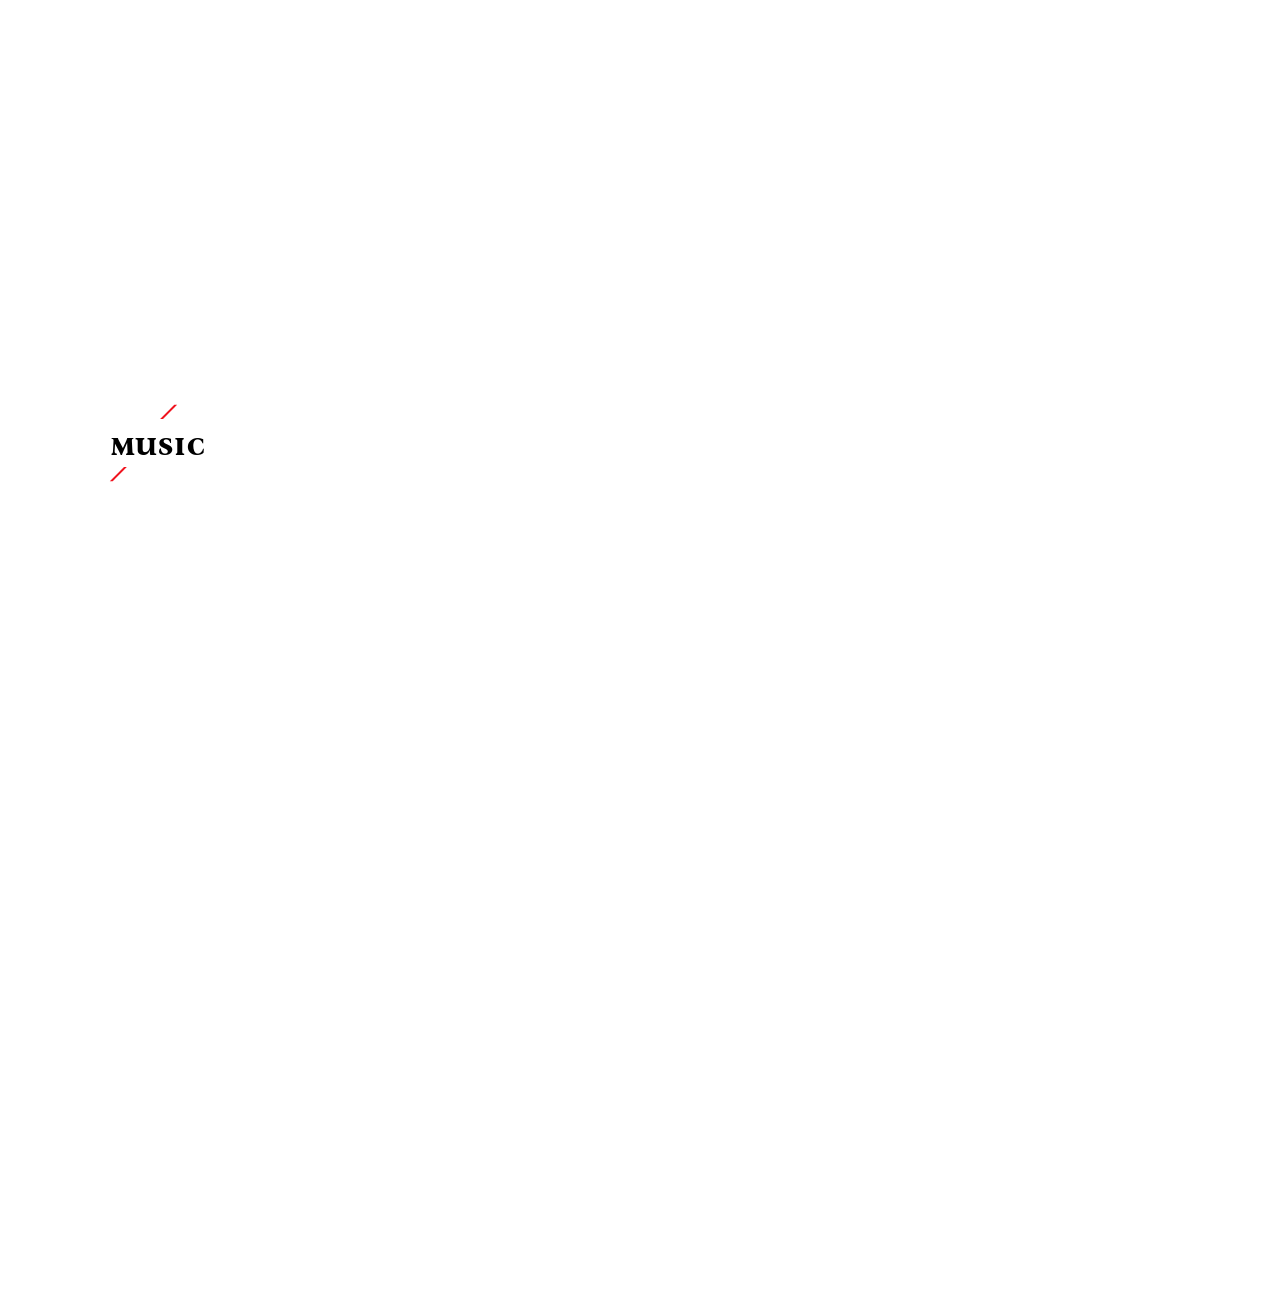
<file: blackpanther.html>
<head>
    <title>MARVEL CINEMATIC UNIVERSE</title>
    <meta name="viewport" content="width=device-width, initial-scale=1.0">
    <link rel="stylesheet" href="trailer.css">
    <link rel="icon" href="image/logo.png" type="image/x-icon">
    <link rel="preconnect" href="https://fonts.googleapis.com">
    <link rel="preconnect" href="https://fonts.googleapis.com">
    <link rel="preconnect" href="https://fonts.gstatic.com" crossorigin>
    <link href="https://fonts.googleapis.com/css2?family=Arsenal+SC:ital,wght@0,400;0,700;1,400;1,700&family=Bodoni+Moda+SC:ital,opsz,wght@0,6..96,400..900;1,6..96,400..900&family=Bona+Nova+SC:ital,wght@0,400;0,700;1,400&display=swap" rel="stylesheet">
    <link href="https://fonts.googleapis.com/css2?family=Bodoni+Moda+SC:ital,opsz,wght@0,6..96,400..900;1,6..96,400..900&family=Bona+Nova+SC:ital,wght@0,400;0,700;1,400&display=swap" rel="stylesheet">
    <link href="https://fonts.googleapis.com/css2?family=Bebas+Neue&family=Bodoni+Moda+SC:ital,opsz,wght@0,6..96,400..900;1,6..96,400..900&family=Bona+Nova+SC:ital,wght@0,400;0,700;1,400&display=swap" rel="stylesheet">
    <link href="https://fonts.googleapis.com/css2?family=Bebas+Neue&family=Bona+Nova+SC:ital,wght@0,400;0,700;1,400&display=swap" rel="stylesheet">
    <link rel="preconnect" href="https://fonts.gstatic.com" crossorigin>
    <link rel="preconnect" href="https://fonts.googleapis.com">
    <link rel="preconnect" href="https://fonts.gstatic.com" crossorigin>
    <link href="https://fonts.googleapis.com/css2?family=Bebas+Neue&display=swap" rel="stylesheet">
    <link href="https://fonts.googleapis.com/css2?family=Bodoni+Moda+SC:ital,opsz,wght@0,6..96,400..900;1,6..96,400..900&display=swap" rel="stylesheet">
    <link href="https://db.onlinewebfonts.com/c/264e1e98d1a3848556f98a4f8085236d?family=BentonSans+Comp+Black" rel="stylesheet">
    <link href='https://unpkg.com/boxicons@2.1.4/css/boxicons.min.css' rel='stylesheet'>
</head>
<body >
    
    <div class="whole">
        <header>

            <div class="header">
                <h1 class="logo">MARVEL</h1>
            </div>
            
            <nav>
                    <a href="#">HOME</a>
                    <a href="character.html">CHARACTERS</a>
                    <a href="movies.html" style="color: #f0131e;">MOVIES</a>
                    <a href="#">ABOUT</a>
                    <span></span>
            </nav>
        </header>


        <div class="banner">
            <div class="movie-img">
                <img src="trailer/blackpanther logo.jpeg" class="img-header">
            </div>
        </div>

        <div class="overview">
            <div class="content">
                <div class="title-div">
                    <h1 class="title">overview</h1>
                </div>
                <div class="para-container">
                    <p>Marvel Studios’ “Black Panther” follows T’Challa who, after the death of his father, the King of Wakanda, returns home to the isolated, technologically advanced African nation to succeed to the throne and take his rightful place as king. But when a powerful old enemy reappears, T’Challa’s mettle as king—and Black Panther—is tested when he is drawn into a formidable conflict that puts the fate of Wakanda and the entire world at risk. Faced with treachery and danger, the young king must rally his allies and release the full power of Black Panther to defeat his foes and secure the safety of his people and their way of life.</p>
                </div>

                <div class="poster-container">
                    <img src="trailer/blackpanther_lob_crd_01_5.jpg" class="poster-img">
                </div>
                
                <div class="content-container">
                    <div class="block">
                        <h5>DIRECTOR</h5>
                        <p>Ryan Coogler</p>
                    </div>

                    <div class="block">
                        <h5>PRODUCER</h5>
                        <p>Kevin Feige</p>
                    </div>

                    <div class="block">
                        <h5>WRITERS</h5>
                        <p>Ryan Coogler, Joe Robert Cole</p>
                    </div>

                    <div class="block">
                        <h5>CAST</h5>
                        <p> Chadwick Boseman,
                            Michael B. Jordan,
                            Lupita Nyong'o,
                            Danai Gurira,
                            Martin Freeman,
                            Daniel Kaluuya,
                            Letitia Wright</p>
                    </div>

                    <div class="block">
                        <h5>RUN TIME</h5>
                        <p>134 mins</p>
                    </div>

                    <div class="block">
                        <h5>RELEASE DATE</h5>
                        <p>February 16, 2018</p>
                    </div>
                </div>
            
                
            </div>
        </div>
        <div class="trailer">
            <div class="title-div2">
                <h1 class="title">trailer</h1>
            </div>
            <div class="trailer-size">
                <iframe width="100%" height="100%" src="https://www.youtube.com/embed/xjDjIWPwcPU?si=aI9U-67nKDll9EVA" title="YouTube video player" frameborder="0" allow="accelerometer; autoplay; clipboard-write; encrypted-media; gyroscope; picture-in-picture; web-share" referrerpolicy="strict-origin-when-cross-origin" allowfullscreen></iframe>
                          </div>
        </div>
        <div class="spotify">
            <div class="title-div2">
                <h1 class="title">music</h1>
            </div>
            <div class="music">
                <iframe style="border-radius:12px" src="https://open.spotify.com/embed/album/7KDslrXaOYS28ferZi5UVK?utm_source=generator" width="100%" height="100%" frameBorder="0" allowfullscreen="" allow="autoplay; clipboard-write; encrypted-media; fullscreen; picture-in-picture" loading="lazy"></iframe>
          </div>
        </div>

        <div class="footer">
            
        </div>

    </div>
</body>
</file>
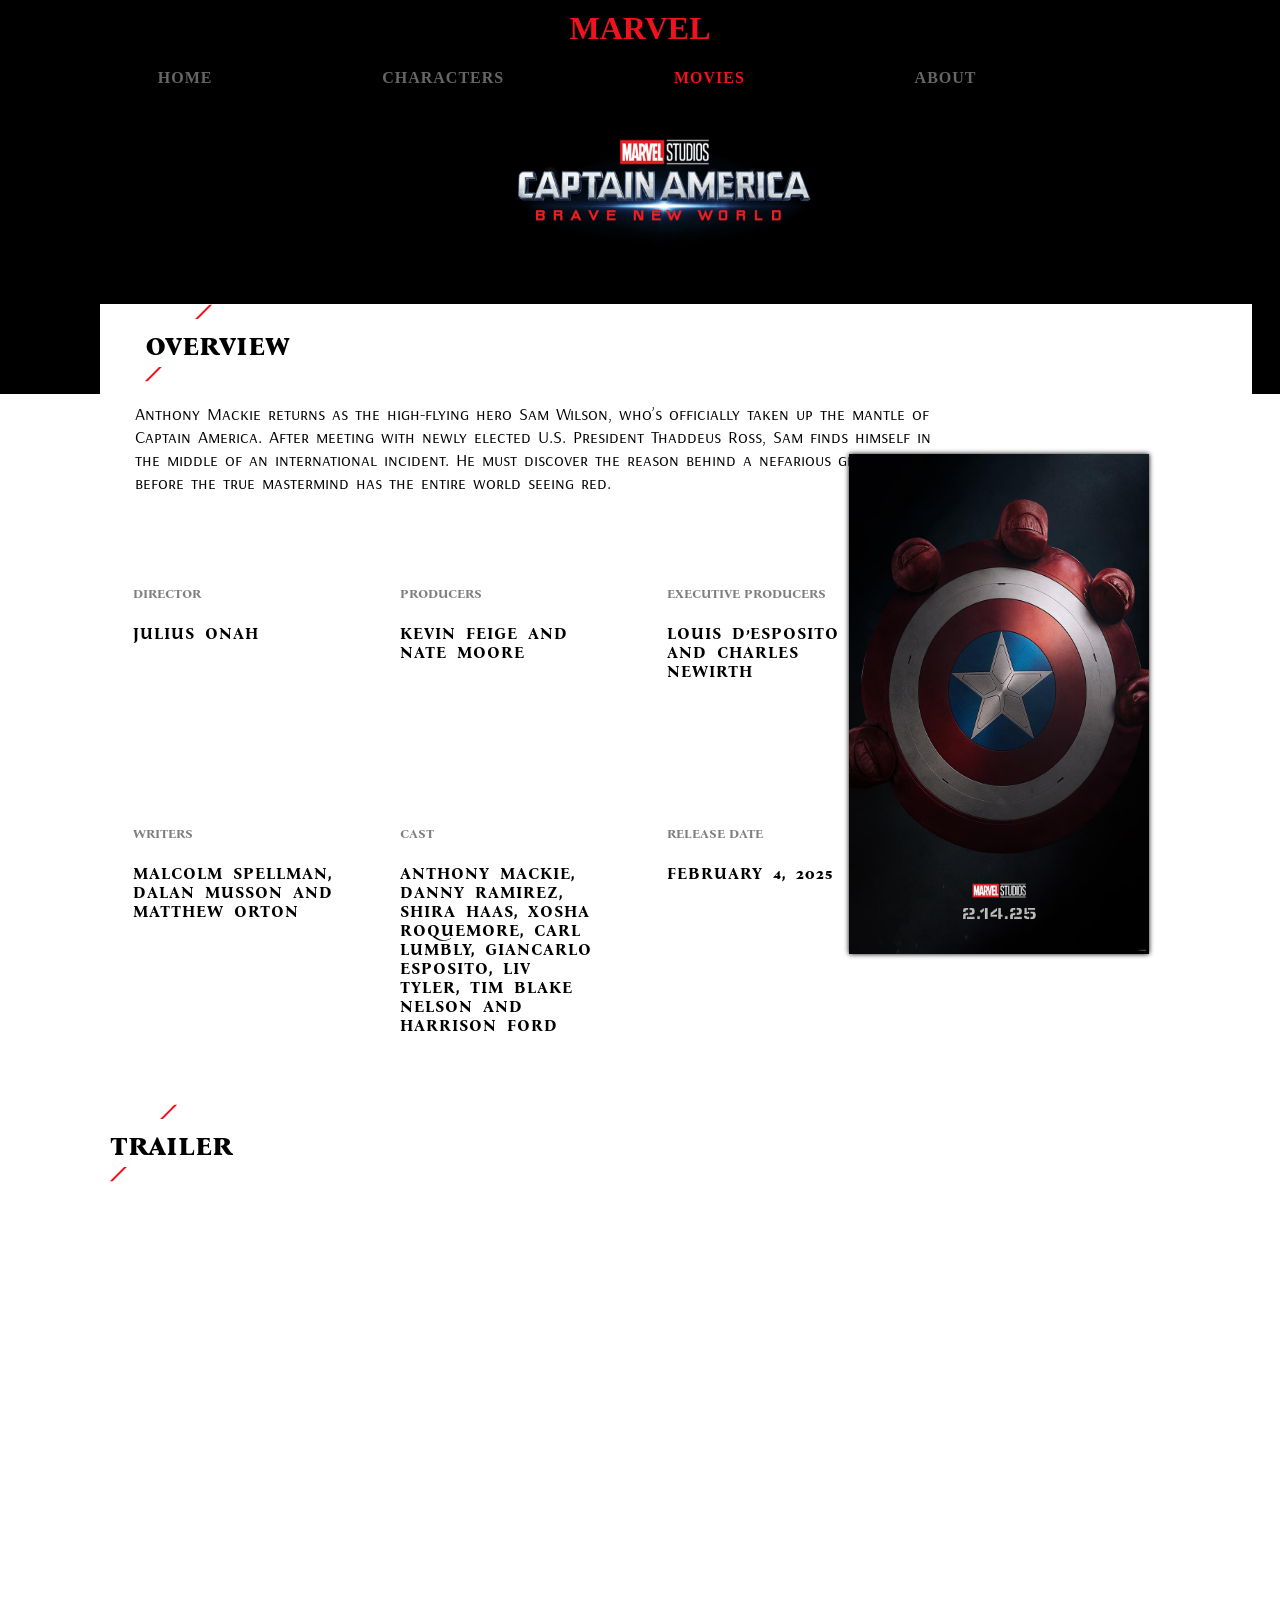
<file: captain-america-brave-world.html>
<head>
    <title>MARVEL CINEMATIC UNIVERSE</title>
    <meta name="viewport" content="width=device-width, initial-scale=1.0">
    <link rel="stylesheet" href="trailer.css">
    <link rel="icon" href="image/logo.png" type="image/x-icon">
    <link rel="preconnect" href="https://fonts.googleapis.com">
    <link rel="preconnect" href="https://fonts.googleapis.com">
    <link rel="preconnect" href="https://fonts.gstatic.com" crossorigin>
    <link href="https://fonts.googleapis.com/css2?family=Arsenal+SC:ital,wght@0,400;0,700;1,400;1,700&family=Bodoni+Moda+SC:ital,opsz,wght@0,6..96,400..900;1,6..96,400..900&family=Bona+Nova+SC:ital,wght@0,400;0,700;1,400&display=swap" rel="stylesheet">
    <link href="https://fonts.googleapis.com/css2?family=Bodoni+Moda+SC:ital,opsz,wght@0,6..96,400..900;1,6..96,400..900&family=Bona+Nova+SC:ital,wght@0,400;0,700;1,400&display=swap" rel="stylesheet">
    <link href="https://fonts.googleapis.com/css2?family=Bebas+Neue&family=Bodoni+Moda+SC:ital,opsz,wght@0,6..96,400..900;1,6..96,400..900&family=Bona+Nova+SC:ital,wght@0,400;0,700;1,400&display=swap" rel="stylesheet">
    <link href="https://fonts.googleapis.com/css2?family=Bebas+Neue&family=Bona+Nova+SC:ital,wght@0,400;0,700;1,400&display=swap" rel="stylesheet">
    <link rel="preconnect" href="https://fonts.gstatic.com" crossorigin>
    <link rel="preconnect" href="https://fonts.googleapis.com">
    <link rel="preconnect" href="https://fonts.gstatic.com" crossorigin>
    <link href="https://fonts.googleapis.com/css2?family=Bebas+Neue&display=swap" rel="stylesheet">
    <link href="https://fonts.googleapis.com/css2?family=Bodoni+Moda+SC:ital,opsz,wght@0,6..96,400..900;1,6..96,400..900&display=swap" rel="stylesheet">
    <link href="https://db.onlinewebfonts.com/c/264e1e98d1a3848556f98a4f8085236d?family=BentonSans+Comp+Black" rel="stylesheet">
    <link href='https://unpkg.com/boxicons@2.1.4/css/boxicons.min.css' rel='stylesheet'>
</head>
<body >
    
    <div class="whole">
        <header>

            <div class="header">
                <h1 class="logo">MARVEL</h1>
            </div>
            
            <nav>
                    <a href="#">HOME</a>
                    <a href="character.html">CHARACTERS</a>
                    <a href="movies.html" style="color: #f0131e;">MOVIES</a>
                    <a href="#">ABOUT</a>
                    <span></span>
            </nav>
        </header>


        <div class="banner">
            <div class="movie-img">
                <img src="trailer/captainamericabravenewworld_lob_log_def_02.png" class="img-header">
            </div>
        </div>

        <div class="overview">
            <div class="content">
                <div class="title-div">
                    <h1 class="title">overview</h1>
                </div>
                <div class="para-container">
                    <p>Anthony Mackie returns as the high-flying hero Sam Wilson, who’s officially taken up the mantle of Captain America. After meeting with newly elected U.S. President Thaddeus Ross, Sam finds himself in the middle of an international incident. He must discover the reason behind a nefarious global plot before the true mastermind has the entire world seeing red.</p>
                </div>

                <div class="poster-container">
                    <img src="trailer/captain_america__brave_new_world_teaser_poster_by_kingtchalla_dynasty_dhrhc44.jpg" class="poster-img">
                </div>
                
                <div class="content-container">
                    <div class="block">
                        <h5>director</h5>
                        <p>Julius Onah</p>
                    </div>

                    <div class="block">
                        <h5>PRODUCERS</h5>
                        <p>Kevin Feige and Nate Moore</p>
                    </div>

                    <div class="block">
                        <h5>EXECUTIVE PRODUCERS</h5>
                        <p>Louis D’Esposito and Charles Newirth</p>
                    </div>

                    <div class="block">
                        <h5>WRITERS</h5>
                        <p>	
                            Malcolm Spellman, Dalan Musson and Matthew Orton</p>
                    </div>

                    <div class="block">
                        <h5>CAST</h5>
                        <p>Anthony Mackie, Danny Ramirez, Shira Haas, Xosha Roquemore, Carl Lumbly, Giancarlo Esposito, Liv Tyler, Tim Blake Nelson and Harrison Ford</p>
                    </div>

                    <div class="block">
                        <h5>RELEASE DATE</h5>
                        <p>February 4, 2025</p>
                    </div>
                </div>
            
                
            </div>
        </div>
        <div class="trailer">
            <div class="title-div2">
                <h1 class="title">trailer</h1>
            </div>
            <div class="trailer-size">
                <iframe width="100%" height="100%" src="https://www.youtube.com/embed/O_A8HdCDaWM?si=1VyufBbT2qOtK52z" title="YouTube video player" frameborder="0" allow="accelerometer; autoplay; clipboard-write; encrypted-media; gyroscope; picture-in-picture; web-share" referrerpolicy="strict-origin-when-cross-origin" allowfullscreen></iframe>            </div>
        </div>
    </div>
</body>
</file>
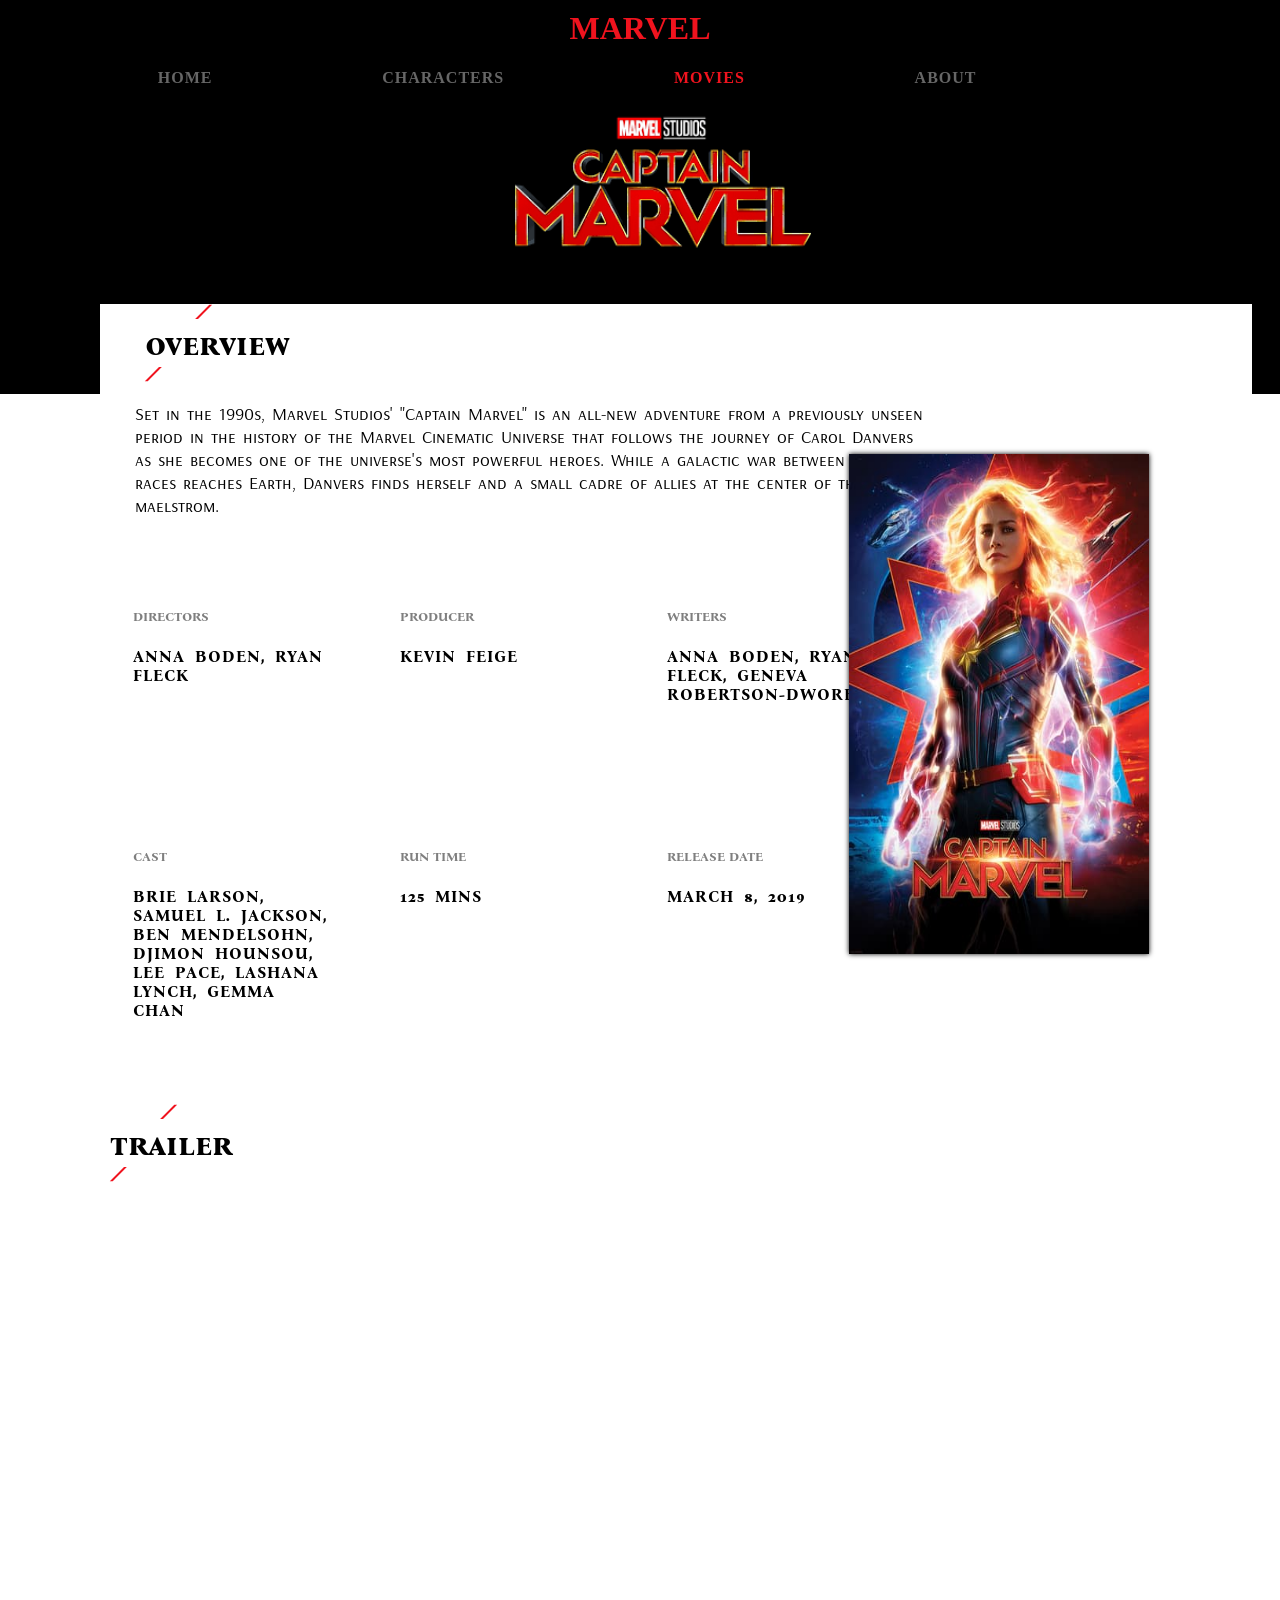
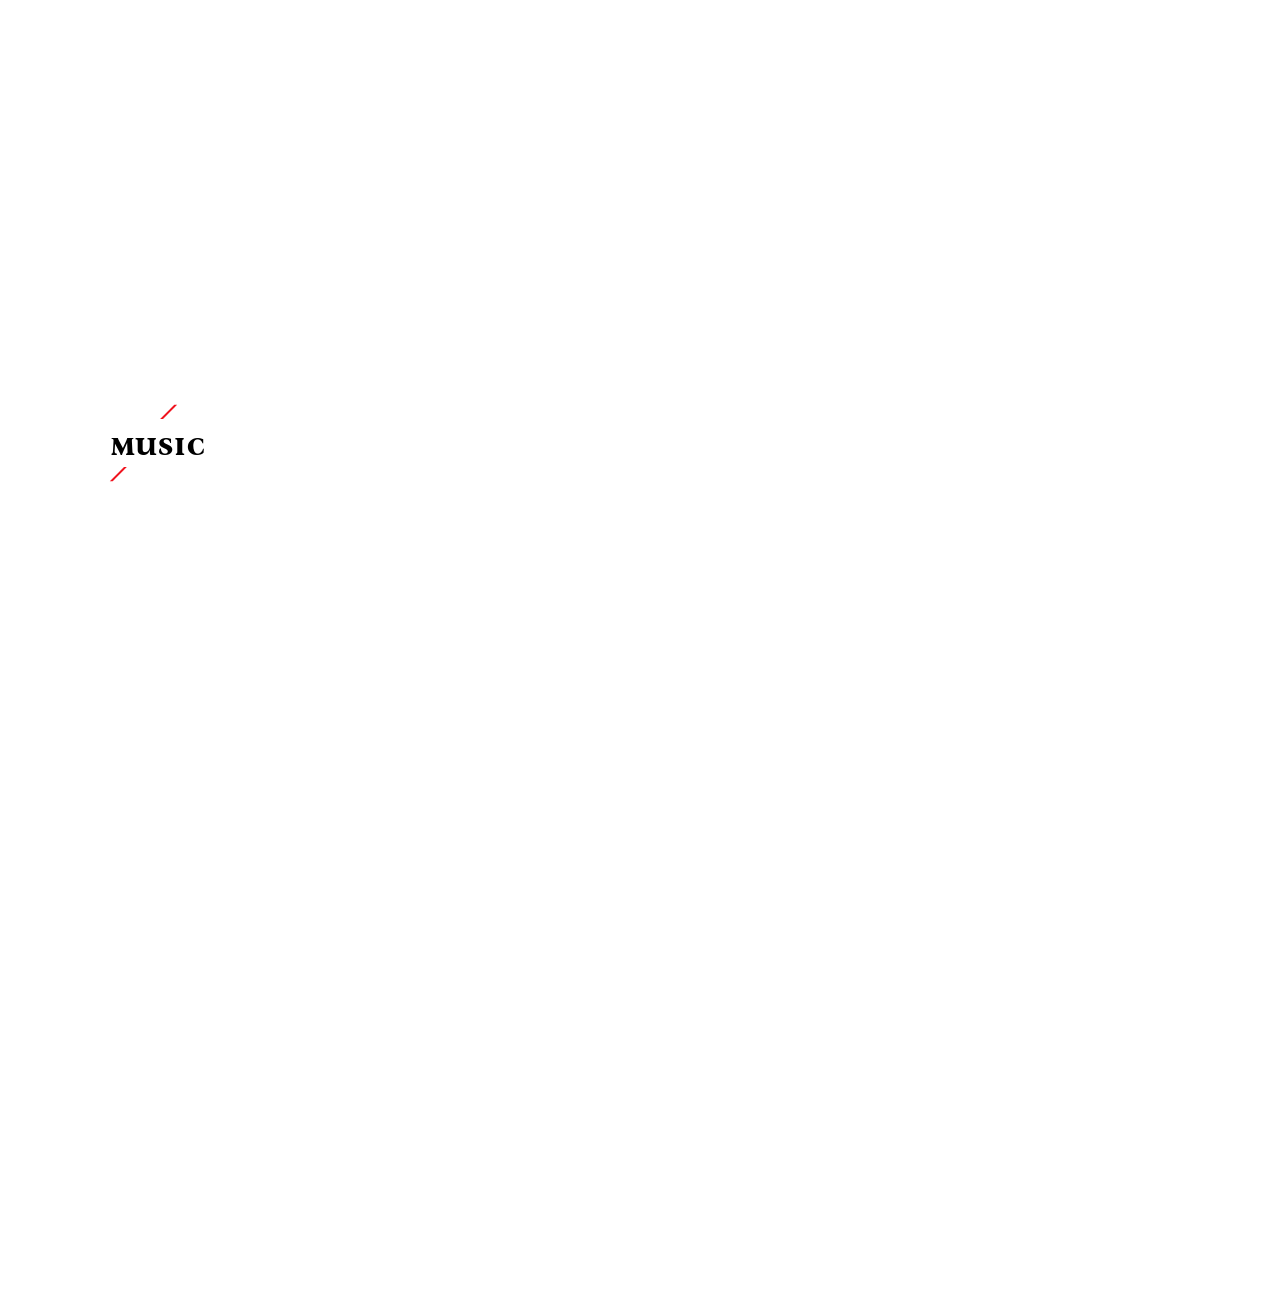
<file: captainmarvel.html>
<head>
    <title>MARVEL CINEMATIC UNIVERSE</title>
    <meta name="viewport" content="width=device-width, initial-scale=1.0">
    <link rel="stylesheet" href="trailer.css">
    <link rel="icon" href="image/logo.png" type="image/x-icon">
    <link rel="preconnect" href="https://fonts.googleapis.com">
    <link rel="preconnect" href="https://fonts.googleapis.com">
    <link rel="preconnect" href="https://fonts.gstatic.com" crossorigin>
    <link href="https://fonts.googleapis.com/css2?family=Arsenal+SC:ital,wght@0,400;0,700;1,400;1,700&family=Bodoni+Moda+SC:ital,opsz,wght@0,6..96,400..900;1,6..96,400..900&family=Bona+Nova+SC:ital,wght@0,400;0,700;1,400&display=swap" rel="stylesheet">
    <link href="https://fonts.googleapis.com/css2?family=Bodoni+Moda+SC:ital,opsz,wght@0,6..96,400..900;1,6..96,400..900&family=Bona+Nova+SC:ital,wght@0,400;0,700;1,400&display=swap" rel="stylesheet">
    <link href="https://fonts.googleapis.com/css2?family=Bebas+Neue&family=Bodoni+Moda+SC:ital,opsz,wght@0,6..96,400..900;1,6..96,400..900&family=Bona+Nova+SC:ital,wght@0,400;0,700;1,400&display=swap" rel="stylesheet">
    <link href="https://fonts.googleapis.com/css2?family=Bebas+Neue&family=Bona+Nova+SC:ital,wght@0,400;0,700;1,400&display=swap" rel="stylesheet">
    <link rel="preconnect" href="https://fonts.gstatic.com" crossorigin>
    <link rel="preconnect" href="https://fonts.googleapis.com">
    <link rel="preconnect" href="https://fonts.gstatic.com" crossorigin>
    <link href="https://fonts.googleapis.com/css2?family=Bebas+Neue&display=swap" rel="stylesheet">
    <link href="https://fonts.googleapis.com/css2?family=Bodoni+Moda+SC:ital,opsz,wght@0,6..96,400..900;1,6..96,400..900&display=swap" rel="stylesheet">
    <link href="https://db.onlinewebfonts.com/c/264e1e98d1a3848556f98a4f8085236d?family=BentonSans+Comp+Black" rel="stylesheet">
    <link href='https://unpkg.com/boxicons@2.1.4/css/boxicons.min.css' rel='stylesheet'>
</head>
<body >
    
    <div class="whole">
        <header>

            <div class="header">
                <h1 class="logo">MARVEL</h1>
            </div>
            
            <nav>
                    <a href="#">HOME</a>
                    <a href="character.html">CHARACTERS</a>
                    <a href="movies.html" style="color: #f0131e;">MOVIES</a>
                    <a href="#">ABOUT</a>
                    <span></span>
            </nav>
        </header>


        <div class="banner">
            <div class="movie-img">
                <img src="trailer/cmlogo.png" class="img-header">
            </div>
        </div>

        <div class="overview">
            <div class="content">
                <div class="title-div">
                    <h1 class="title">overview</h1>
                </div>
                <div class="para-container">
                    <p>Set in the 1990s, Marvel Studios' "Captain Marvel" is an all-new adventure from a previously unseen period in the history of the Marvel Cinematic Universe that follows the journey of Carol Danvers as she becomes one of the universe's most powerful heroes. While a galactic war between two alien races reaches Earth, Danvers finds herself and a small cadre of allies at the center of the maelstrom.</p>
                </div>

                <div class="poster-container">
                    <img src="trailer/captainmarvel_lob_crd_06.jpg" class="poster-img">
                </div>
                
                <div class="content-container">
                    <div class="block">
                        <h5>DIRECTORS</h5>
                        <p>Anna Boden, Ryan Fleck</p>
                    </div>

                    <div class="block">
                        <h5>PRODUCER</h5>
                        <p>Kevin Feige</p>
                    </div>

                    <div class="block">
                        <h5>WRITERS</h5>
                        <p>Anna Boden, Ryan Fleck, Geneva Robertson-Dworet</p>
                    </div>

                    <div class="block">
                        <h5>CAST</h5>
                        <p>Brie Larson,
                            Samuel L. Jackson,
                            Ben Mendelsohn,
                            Djimon Hounsou,
                            Lee Pace,
                            Lashana Lynch,
                            Gemma Chan</p>
                    </div>

                    <div class="block">
                        <h5>RUN TIME</h5>
                        <p>125 mins</p>
                    </div>

                    <div class="block">
                        <h5>RELEASE DATE</h5>
                        <p>March 8, 2019</p>
                    </div>
                </div>
            
                
            </div>
        </div>
        <div class="trailer">
            <div class="title-div2">
                <h1 class="title">trailer</h1>
            </div>
            <div class="trailer-size">
                <iframe width="100%" height="100%" src="https://www.youtube.com/embed/Z1BCujX3pw8?si=Bx6WbR0IC79GSYNs" title="YouTube video player" frameborder="0" allow="accelerometer; autoplay; clipboard-write; encrypted-media; gyroscope; picture-in-picture; web-share" referrerpolicy="strict-origin-when-cross-origin" allowfullscreen></iframe>
                          </div>
        </div>
        <div class="spotify">
            <div class="title-div2">
                <h1 class="title">music</h1>
            </div>
            <div class="music">
                <iframe style="border-radius:12px" src="https://open.spotify.com/embed/album/7JkLtKFArRIE47ungawDy0?utm_source=generator" width="100%" height="100%" frameBorder="0" allowfullscreen="" allow="autoplay; clipboard-write; encrypted-media; fullscreen; picture-in-picture" loading="lazy"></iframe>
          </div>
        </div>

        <div class="footer">
            
        </div>

    </div>
</body>
</file>
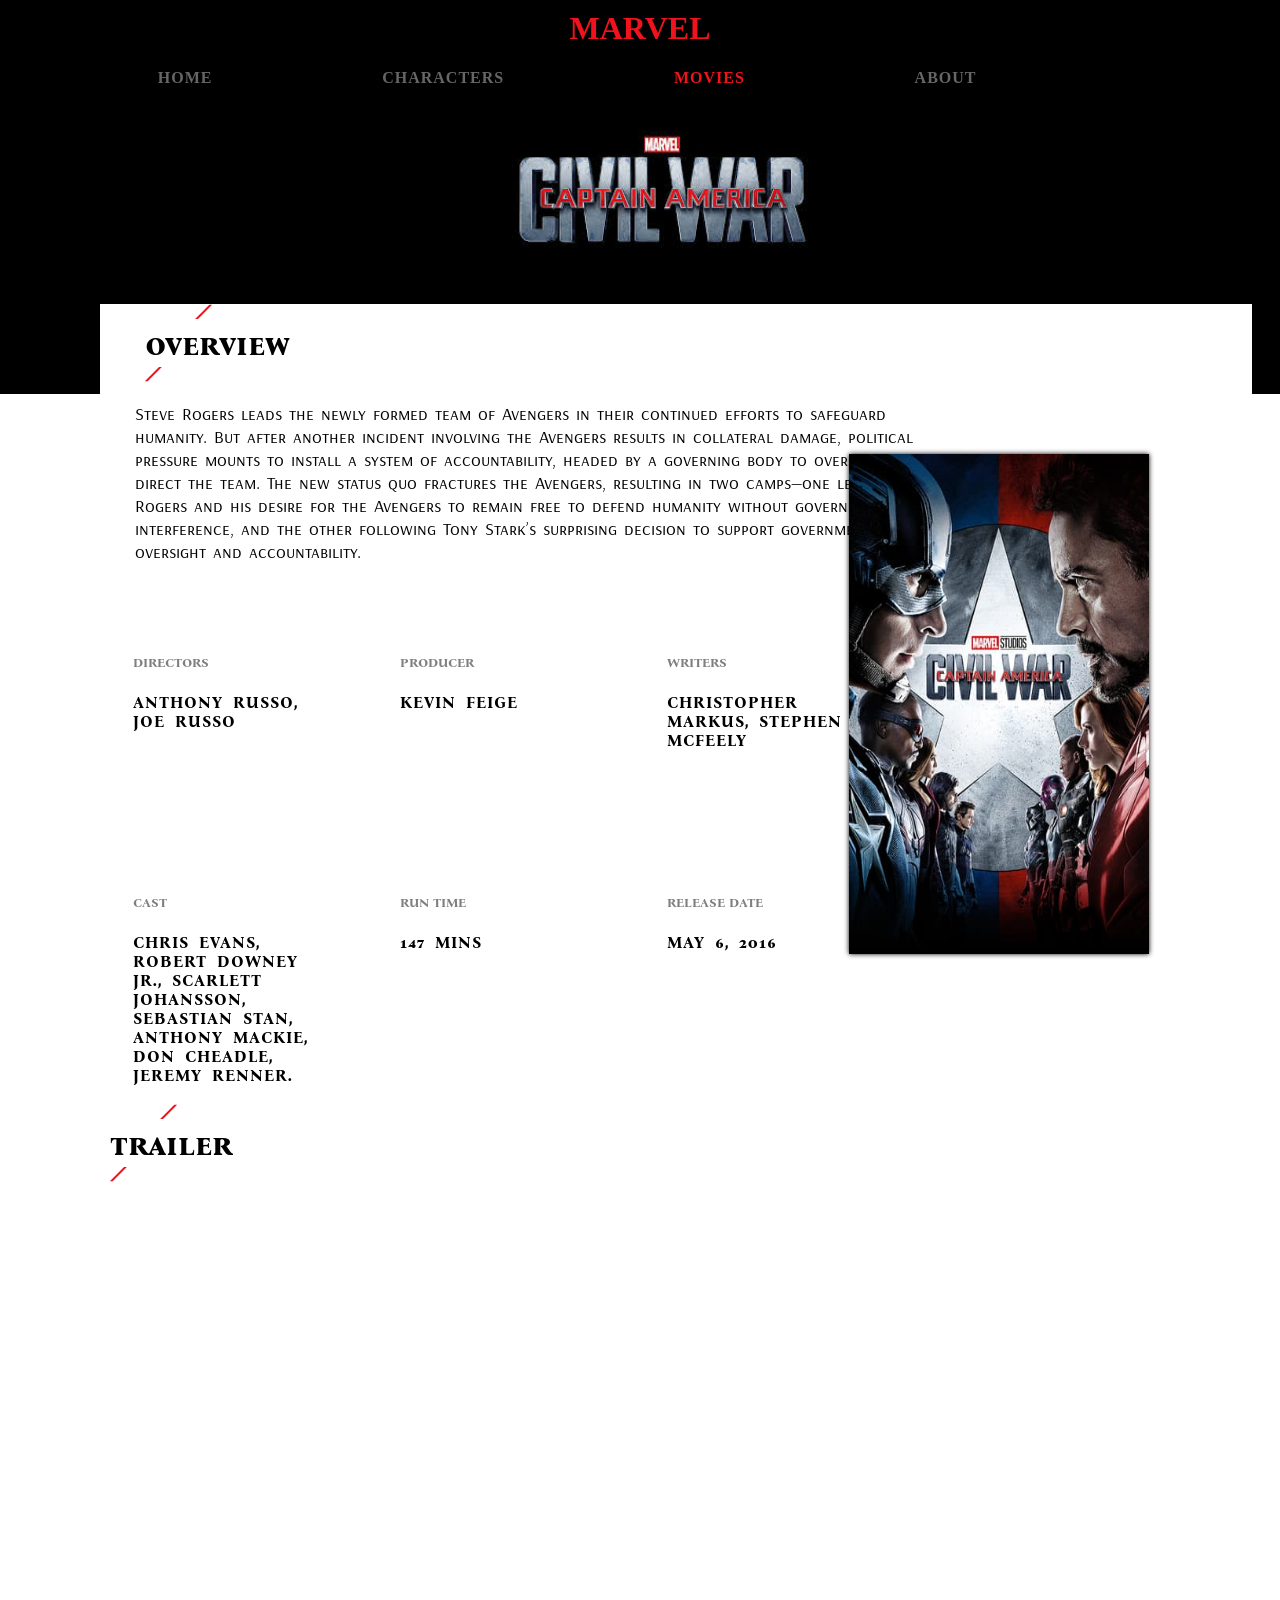
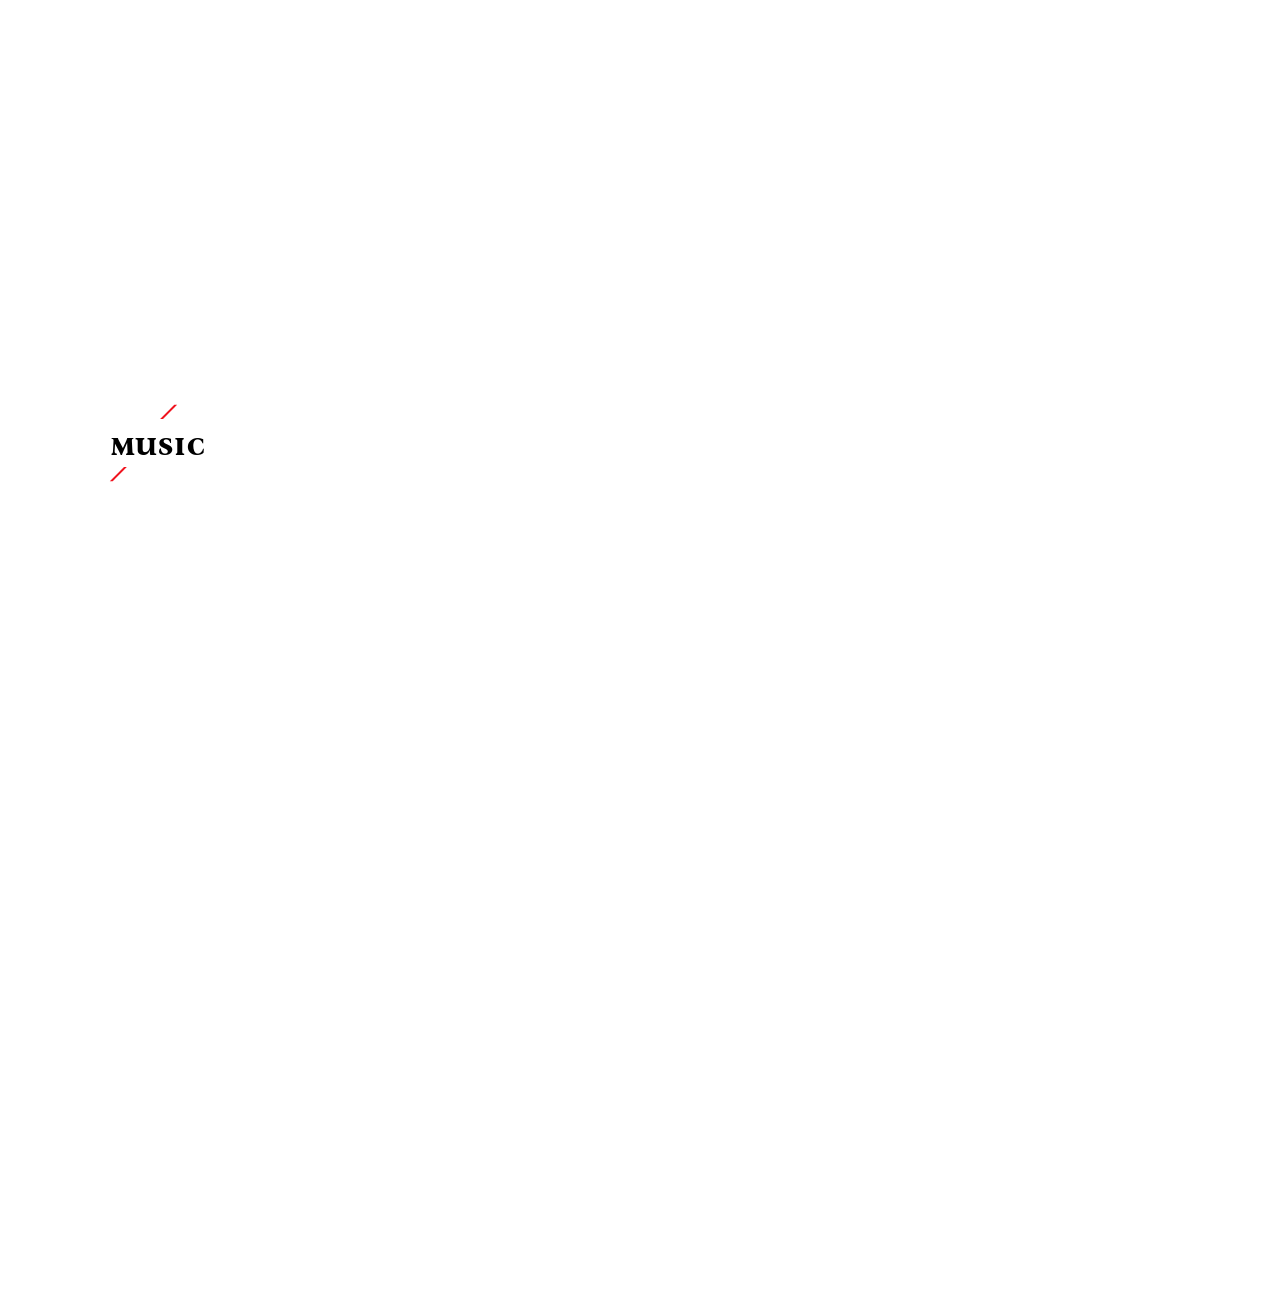
<file: civilwar.html>
<head>
    <title>MARVEL CINEMATIC UNIVERSE</title>
    <meta name="viewport" content="width=device-width, initial-scale=1.0">
    <link rel="stylesheet" href="trailer.css">
    <link rel="icon" href="image/logo.png" type="image/x-icon">
    <link rel="preconnect" href="https://fonts.googleapis.com">
    <link rel="preconnect" href="https://fonts.googleapis.com">
    <link rel="preconnect" href="https://fonts.gstatic.com" crossorigin>
    <link href="https://fonts.googleapis.com/css2?family=Arsenal+SC:ital,wght@0,400;0,700;1,400;1,700&family=Bodoni+Moda+SC:ital,opsz,wght@0,6..96,400..900;1,6..96,400..900&family=Bona+Nova+SC:ital,wght@0,400;0,700;1,400&display=swap" rel="stylesheet">
    <link href="https://fonts.googleapis.com/css2?family=Bodoni+Moda+SC:ital,opsz,wght@0,6..96,400..900;1,6..96,400..900&family=Bona+Nova+SC:ital,wght@0,400;0,700;1,400&display=swap" rel="stylesheet">
    <link href="https://fonts.googleapis.com/css2?family=Bebas+Neue&family=Bodoni+Moda+SC:ital,opsz,wght@0,6..96,400..900;1,6..96,400..900&family=Bona+Nova+SC:ital,wght@0,400;0,700;1,400&display=swap" rel="stylesheet">
    <link href="https://fonts.googleapis.com/css2?family=Bebas+Neue&family=Bona+Nova+SC:ital,wght@0,400;0,700;1,400&display=swap" rel="stylesheet">
    <link rel="preconnect" href="https://fonts.gstatic.com" crossorigin>
    <link rel="preconnect" href="https://fonts.googleapis.com">
    <link rel="preconnect" href="https://fonts.gstatic.com" crossorigin>
    <link href="https://fonts.googleapis.com/css2?family=Bebas+Neue&display=swap" rel="stylesheet">
    <link href="https://fonts.googleapis.com/css2?family=Bodoni+Moda+SC:ital,opsz,wght@0,6..96,400..900;1,6..96,400..900&display=swap" rel="stylesheet">
    <link href="https://db.onlinewebfonts.com/c/264e1e98d1a3848556f98a4f8085236d?family=BentonSans+Comp+Black" rel="stylesheet">
    <link href='https://unpkg.com/boxicons@2.1.4/css/boxicons.min.css' rel='stylesheet'>
</head>
<body >
    
    <div class="whole">
        <header>

            <div class="header">
                <h1 class="logo">MARVEL</h1>
            </div>
            
            <nav>
                    <a href="#">HOME</a>
                    <a href="character.html">CHARACTERS</a>
                    <a href="movies.html" style="color: #f0131e;">MOVIES</a>
                    <a href="#">ABOUT</a>
                    <span></span>
            </nav>
        </header>


        <div class="banner">
            <div class="movie-img">
                <img src="trailer/civil war logo.jpeg" class="img-header">
            </div>
        </div>

        <div class="overview">
            <div class="content">
                <div class="title-div">
                    <h1 class="title">overview</h1>
                </div>
                <div class="para-container">
                    <p>Steve Rogers leads the newly formed team of Avengers in their continued efforts to safeguard humanity. But after another incident involving the Avengers results in collateral damage, political pressure mounts to install a system of accountability, headed by a governing body to oversee and direct the team. The new status quo fractures the Avengers, resulting in two camps—one led by Steve Rogers and his desire for the Avengers to remain free to defend humanity without government interference, and the other following Tony Stark’s surprising decision to support government oversight and accountability.</p>
                </div>

                <div class="poster-container">
                    <img src="trailer/captainamericacivilwar_lob_crd_01_10.jpg" class="poster-img">
                </div>
                
                <div class="content-container">
                    <div class="block">
                        <h5>DIRECTORS</h5>
                        <p>Anthony Russo, Joe Russo</p>
                    </div>

                    <div class="block">
                        <h5>PRODUCER</h5>
                        <p>Kevin Feige</p>
                    </div>

                    <div class="block">
                        <h5>WRITERS</h5>
                        <p>Christopher Markus, Stephen McFeely</p>
                    </div>

                    <div class="block">
                        <h5>CAST</h5>
                        <p> Chris Evans,
                            Robert Downey Jr.,
                            Scarlett Johansson,
                            Sebastian Stan,
                            Anthony Mackie,
                            Don Cheadle,
                            Jeremy Renner.</p>
                    </div>

                    <div class="block">
                        <h5>RUN TIME</h5>
                        <p>147 mins</p>
                    </div>

                    <div class="block">
                        <h5>RELEASE DATE</h5>
                        <p>May 6, 2016</p>
                    </div>
                </div>
            
                
            </div>
        </div>
        <div class="trailer">
            <div class="title-div2">
                <h1 class="title">trailer</h1>
            </div>
            <div class="trailer-size">
                <iframe width="100%" height="100%" src="https://www.youtube.com/embed/43NWzay3W4s?si=9MeBjtKL6NQ6ocjV" title="YouTube video player" frameborder="0" allow="accelerometer; autoplay; clipboard-write; encrypted-media; gyroscope; picture-in-picture; web-share" referrerpolicy="strict-origin-when-cross-origin" allowfullscreen></iframe>
                          </div>
        </div>
        <div class="spotify">
            <div class="title-div2">
                <h1 class="title">music</h1>
            </div>
            <div class="music">
                <iframe style="border-radius:12px" src="https://open.spotify.com/embed/album/1RjfqRZ2wDniTD5ahkbOgo?utm_source=generator" width="100%" height="100%" frameBorder="0" allowfullscreen="" allow="autoplay; clipboard-write; encrypted-media; fullscreen; picture-in-picture" loading="lazy"></iframe>
          </div>
        </div>

        <div class="footer">
            
        </div>

    </div>
</body>
</file>
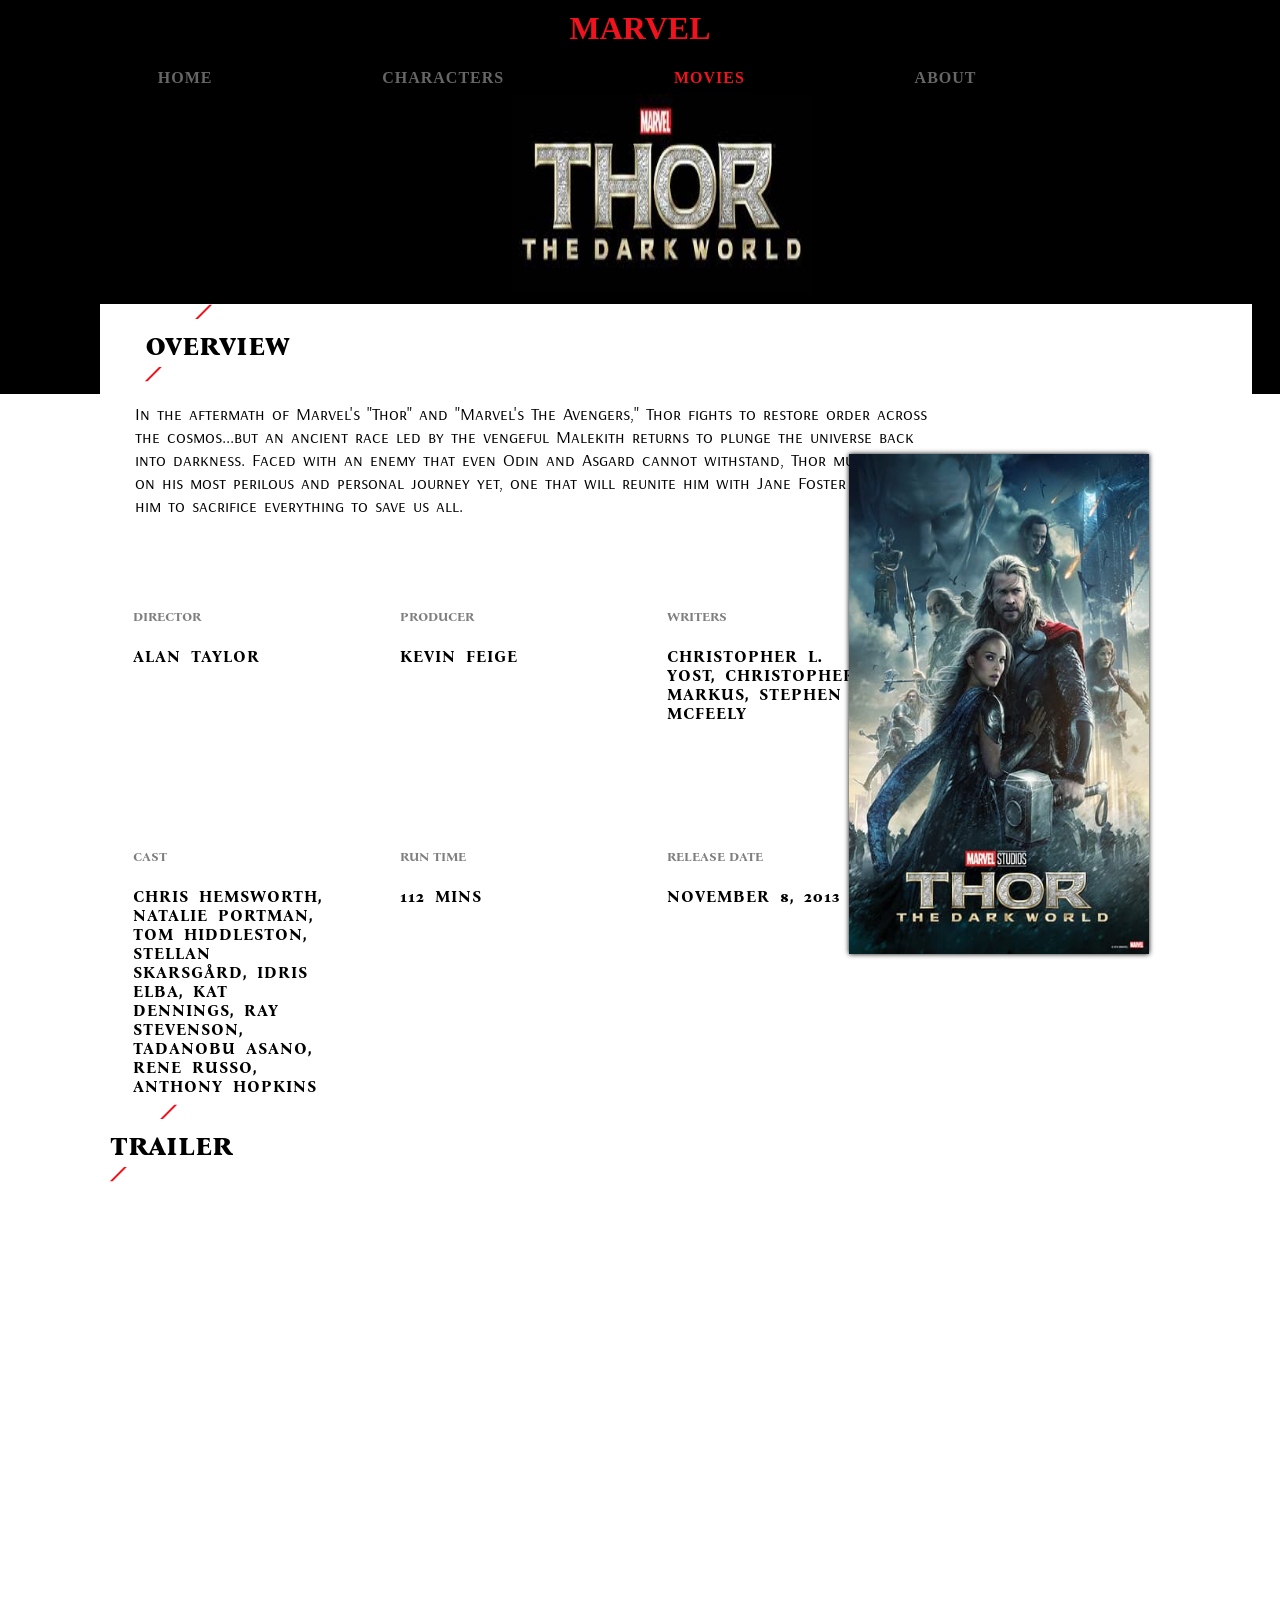
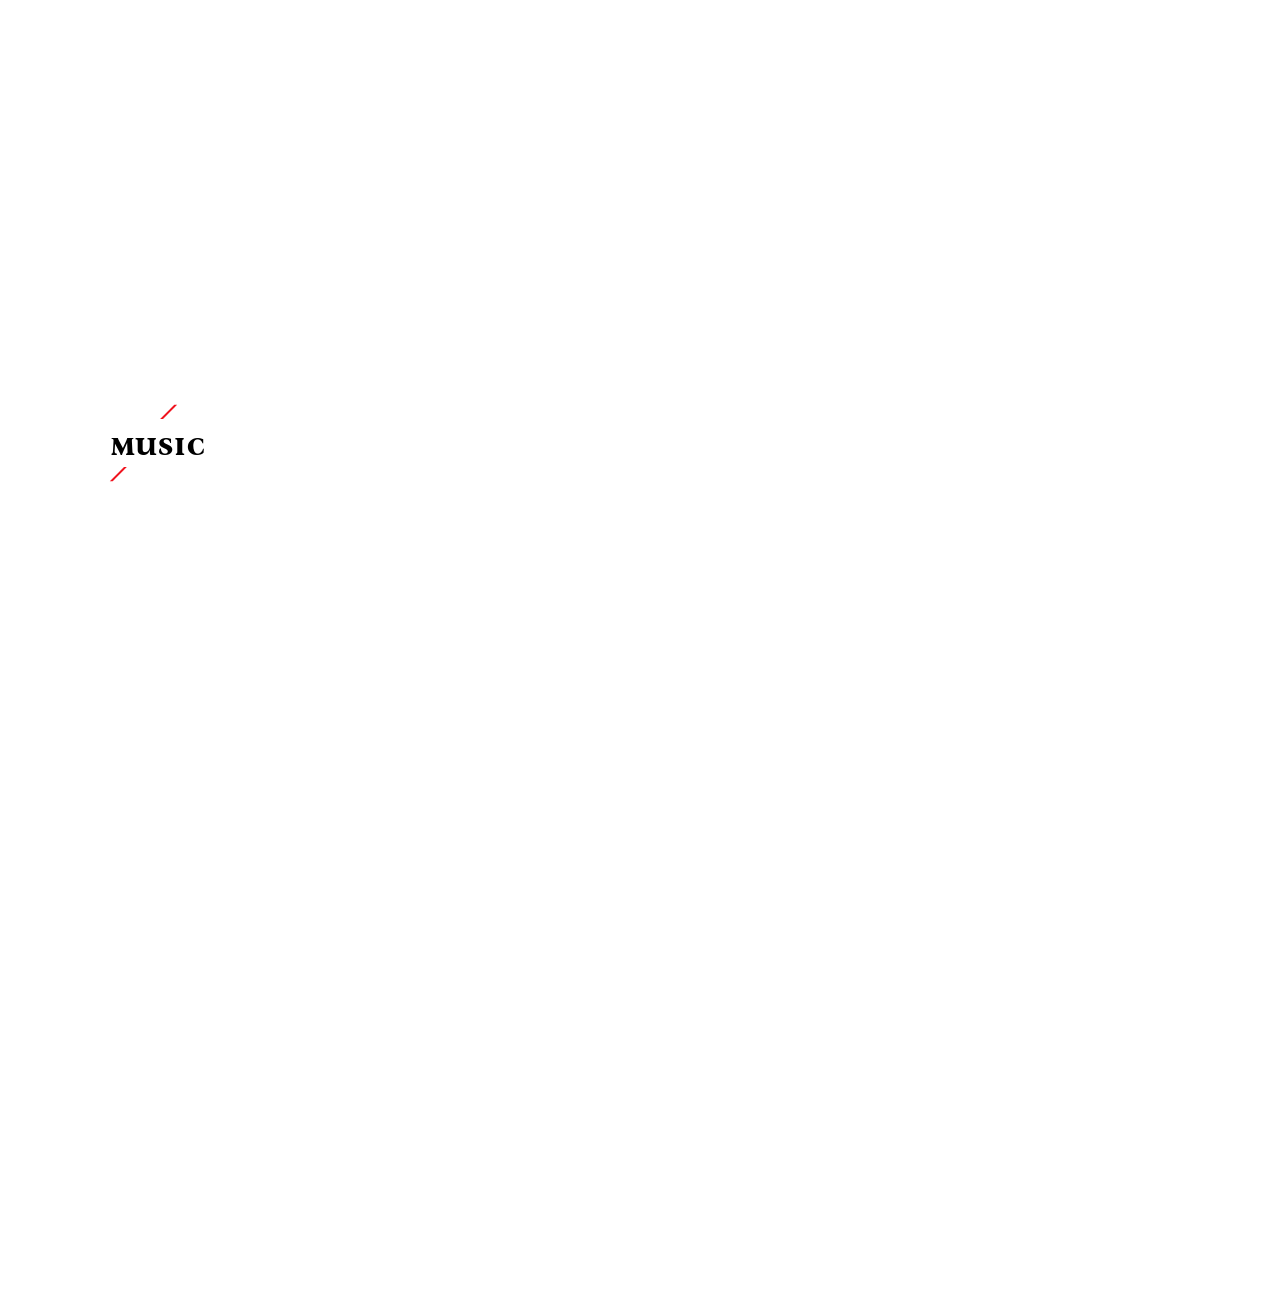
<file: darkworld.html>
<head>
    <title>MARVEL CINEMATIC UNIVERSE</title>
    <meta name="viewport" content="width=device-width, initial-scale=1.0">
    <link rel="stylesheet" href="trailer.css">
    <link rel="icon" href="image/logo.png" type="image/x-icon">
    <link rel="preconnect" href="https://fonts.googleapis.com">
    <link rel="preconnect" href="https://fonts.googleapis.com">
    <link rel="preconnect" href="https://fonts.gstatic.com" crossorigin>
    <link href="https://fonts.googleapis.com/css2?family=Arsenal+SC:ital,wght@0,400;0,700;1,400;1,700&family=Bodoni+Moda+SC:ital,opsz,wght@0,6..96,400..900;1,6..96,400..900&family=Bona+Nova+SC:ital,wght@0,400;0,700;1,400&display=swap" rel="stylesheet">
    <link href="https://fonts.googleapis.com/css2?family=Bodoni+Moda+SC:ital,opsz,wght@0,6..96,400..900;1,6..96,400..900&family=Bona+Nova+SC:ital,wght@0,400;0,700;1,400&display=swap" rel="stylesheet">
    <link href="https://fonts.googleapis.com/css2?family=Bebas+Neue&family=Bodoni+Moda+SC:ital,opsz,wght@0,6..96,400..900;1,6..96,400..900&family=Bona+Nova+SC:ital,wght@0,400;0,700;1,400&display=swap" rel="stylesheet">
    <link href="https://fonts.googleapis.com/css2?family=Bebas+Neue&family=Bona+Nova+SC:ital,wght@0,400;0,700;1,400&display=swap" rel="stylesheet">
    <link rel="preconnect" href="https://fonts.gstatic.com" crossorigin>
    <link rel="preconnect" href="https://fonts.googleapis.com">
    <link rel="preconnect" href="https://fonts.gstatic.com" crossorigin>
    <link href="https://fonts.googleapis.com/css2?family=Bebas+Neue&display=swap" rel="stylesheet">
    <link href="https://fonts.googleapis.com/css2?family=Bodoni+Moda+SC:ital,opsz,wght@0,6..96,400..900;1,6..96,400..900&display=swap" rel="stylesheet">
    <link href="https://db.onlinewebfonts.com/c/264e1e98d1a3848556f98a4f8085236d?family=BentonSans+Comp+Black" rel="stylesheet">
    <link href='https://unpkg.com/boxicons@2.1.4/css/boxicons.min.css' rel='stylesheet'>
</head>
<body >
    
    <div class="whole">
        <header>

            <div class="header">
                <h1 class="logo">MARVEL</h1>
            </div>
            
            <nav>
                    <a href="#">HOME</a>
                    <a href="character.html">CHARACTERS</a>
                    <a href="movies.html" style="color: #f0131e;">MOVIES</a>
                    <a href="#">ABOUT</a>
                    <span></span>
            </nav>
        </header>


        <div class="banner">
            <div class="movie-img">
                <img src="trailer/thor2 logo.jpeg" class="img-header">
            </div>
        </div>

        <div class="overview">
            <div class="content">
                <div class="title-div">
                    <h1 class="title">overview</h1>
                </div>
                <div class="para-container">
                    <p>In the aftermath of Marvel's "Thor" and "Marvel's The Avengers," Thor fights to restore order across the cosmos...but an ancient race led by the vengeful Malekith returns to plunge the universe back into darkness. Faced with an enemy that even Odin and Asgard cannot withstand, Thor must embark on his most perilous and personal journey yet, one that will reunite him with Jane Foster and force him to sacrifice everything to save us all.</p>
                </div>

                <div class="poster-container">
                    <img src="trailer/thorthedarkworld_lob_crd_02.jpg" class="poster-img">
                </div>
                
                <div class="content-container">
                    <div class="block">
                        <h5>DIRECTOR</h5>
                        <p>Alan Taylor</p>
                    </div>

                    <div class="block">
                        <h5>PRODUCER</h5>
                        <p>Kevin Feige</p>
                    </div>

                    <div class="block">
                        <h5>WRITERS</h5>
                        <p>Christopher L. Yost, Christopher Markus, Stephen McFeely</p>
                    </div>

                    <div class="block">
                        <h5>CAST</h5>
                        <p>	
                            Chris Hemsworth,
                            Natalie Portman,
                            Tom Hiddleston,
                            Stellan Skarsgård,
                            Idris Elba,
                            Kat Dennings,
                            Ray Stevenson,
                            Tadanobu Asano,
                            Rene Russo,
                            Anthony Hopkins</p>
                    </div>

                    <div class="block">
                        <h5>RUN TIME</h5>
                        <p>112 mins</p>
                    </div>

                    <div class="block">
                        <h5>RELEASE DATE</h5>
                        <p>November 8, 2013</p>
                    </div>
                </div>
            
                
            </div>
        </div>
        <div class="trailer">
            <div class="title-div2">
                <h1 class="title">trailer</h1>
            </div>
            <div class="trailer-size">
                <iframe width="100%" height="100%" src="https://www.youtube.com/embed/npvJ9FTgZbM?si=0WcFSLPZ9vZY5zSr" title="YouTube video player" frameborder="0" allow="accelerometer; autoplay; clipboard-write; encrypted-media; gyroscope; picture-in-picture; web-share" referrerpolicy="strict-origin-when-cross-origin" allowfullscreen></iframe>
                          </div>
        </div>
        <div class="spotify">
            <div class="title-div2">
                <h1 class="title">music</h1>
            </div>
            <div class="music">
                <iframe style="border-radius:12px" src="https://open.spotify.com/embed/album/2dTEXpN7fg9cJPKCCyDJ1y?utm_source=generator" width="100%" height="100%" frameBorder="0" allowfullscreen="" allow="autoplay; clipboard-write; encrypted-media; fullscreen; picture-in-picture" loading="lazy"></iframe>
          </div>
        </div>

        <div class="footer">
            
        </div>

    </div>
</body>
</file>
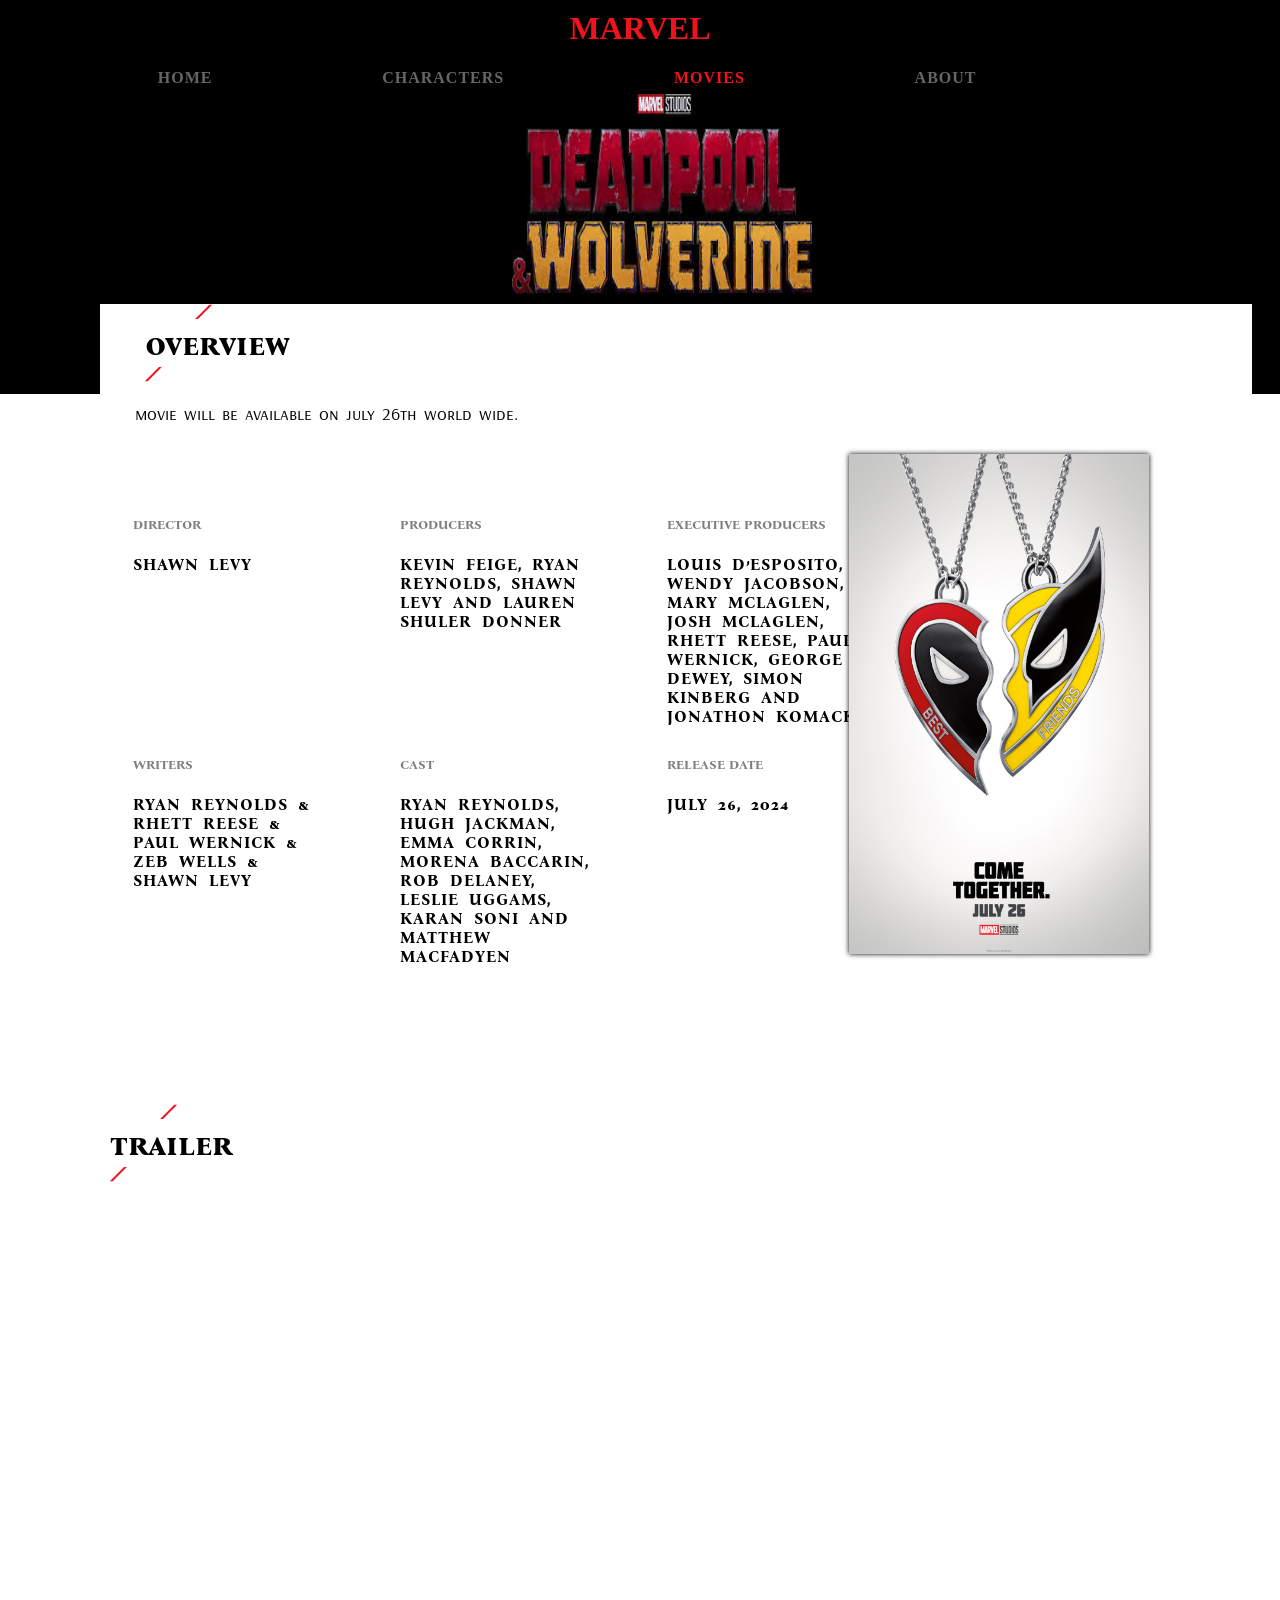
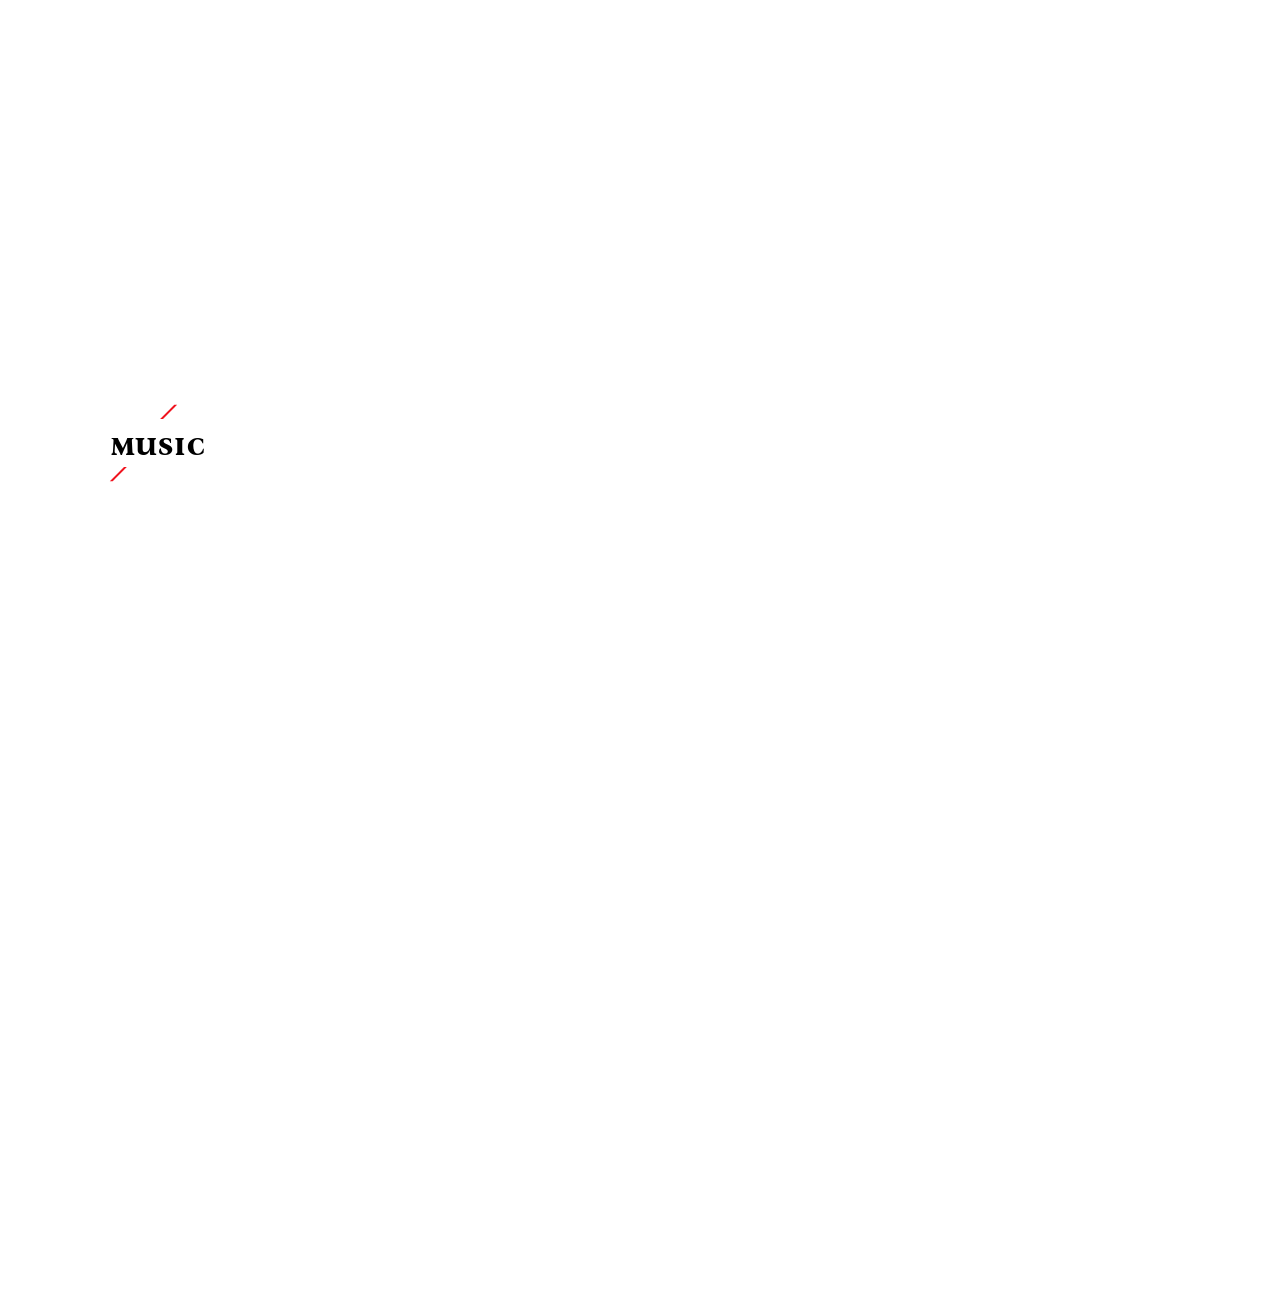
<file: deadpool-wolverine.html>
<head>
    <title>MARVEL CINEMATIC UNIVERSE</title>
    <meta name="viewport" content="width=device-width, initial-scale=1.0">
    <link rel="stylesheet" href="trailer.css">
    <link rel="icon" href="image/logo.png" type="image/x-icon">
    <link rel="preconnect" href="https://fonts.googleapis.com">
    <link rel="preconnect" href="https://fonts.googleapis.com">
    <link rel="preconnect" href="https://fonts.gstatic.com" crossorigin>
    <link href="https://fonts.googleapis.com/css2?family=Arsenal+SC:ital,wght@0,400;0,700;1,400;1,700&family=Bodoni+Moda+SC:ital,opsz,wght@0,6..96,400..900;1,6..96,400..900&family=Bona+Nova+SC:ital,wght@0,400;0,700;1,400&display=swap" rel="stylesheet">
    <link href="https://fonts.googleapis.com/css2?family=Bodoni+Moda+SC:ital,opsz,wght@0,6..96,400..900;1,6..96,400..900&family=Bona+Nova+SC:ital,wght@0,400;0,700;1,400&display=swap" rel="stylesheet">
    <link href="https://fonts.googleapis.com/css2?family=Bebas+Neue&family=Bodoni+Moda+SC:ital,opsz,wght@0,6..96,400..900;1,6..96,400..900&family=Bona+Nova+SC:ital,wght@0,400;0,700;1,400&display=swap" rel="stylesheet">
    <link href="https://fonts.googleapis.com/css2?family=Bebas+Neue&family=Bona+Nova+SC:ital,wght@0,400;0,700;1,400&display=swap" rel="stylesheet">
    <link rel="preconnect" href="https://fonts.gstatic.com" crossorigin>
    <link rel="preconnect" href="https://fonts.googleapis.com">
    <link rel="preconnect" href="https://fonts.gstatic.com" crossorigin>
    <link href="https://fonts.googleapis.com/css2?family=Bebas+Neue&display=swap" rel="stylesheet">
    <link href="https://fonts.googleapis.com/css2?family=Bodoni+Moda+SC:ital,opsz,wght@0,6..96,400..900;1,6..96,400..900&display=swap" rel="stylesheet">
    <link href="https://db.onlinewebfonts.com/c/264e1e98d1a3848556f98a4f8085236d?family=BentonSans+Comp+Black" rel="stylesheet">
    <link href='https://unpkg.com/boxicons@2.1.4/css/boxicons.min.css' rel='stylesheet'>
</head>
<body >
    
    <div class="whole">
        <header>

            <div class="header">
                <h1 class="logo">MARVEL</h1>
            </div>
            
            <nav>
                    <a href="#">HOME</a>
                    <a href="character.html">CHARACTERS</a>
                    <a href="movies.html" style="color: #f0131e;">MOVIES</a>
                    <a href="#">ABOUT</a>
                    <span></span>
            </nav>
        </header>


        <div class="banner">
            <div class="movie-img">
                <img src="trailer/dpwol logo.jpeg" class="img-header">
            </div>
        </div>

        <div class="overview">
            <div class="content">
                <div class="title-div">
                    <h1 class="title">overview</h1>
                </div>
                <div class="para-container">
                    <p>movie will be available on july 26th world wide.</p>
                </div>

                <div class="poster-container">
                    <img src="trailer/deadpool_and_wolverine_teaser_poster_by_kingtchalla_dynasty_dgvdwc7.jpg" class="poster-img">
                </div>
                
                <div class="content-container">
                    <div class="block">
                        <h5>director</h5>
                        <p>Shawn Levy</p>
                    </div>

                    <div class="block">
                        <h5>PRODUCERS</h5>
                        <p>Kevin Feige, Ryan Reynolds, Shawn Levy and Lauren Shuler Donner</p>
                    </div>

                    <div class="block">
                        <h5>EXECUTIVE PRODUCERS</h5>
                        <p>Louis D’Esposito, Wendy Jacobson, Mary McLaglen, Josh McLaglen, Rhett Reese, Paul Wernick, George Dewey, Simon Kinberg and Jonathon Komack Martin</p>
                    </div>

                    <div class="block">
                        <h5>WRITERS</h5>
                        <p>Ryan Reynolds & Rhett Reese & Paul Wernick & Zeb Wells & Shawn Levy</p>
                    </div>

                    <div class="block">
                        <h5>CAST</h5>
                        <p>Ryan Reynolds, Hugh Jackman, Emma Corrin, Morena Baccarin, Rob Delaney, Leslie Uggams, Karan Soni and Matthew Macfadyen</p>
                    </div>

                    <div class="block">
                        <h5>RELEASE DATE</h5>
                        <p>July 26, 2024</p>
                    </div>
                </div>
            
                
            </div>
        </div>
        <div class="trailer">
            <div class="title-div2">
                <h1 class="title">trailer</h1>
            </div>
            <div class="trailer-size">
                <iframe width="100%" height="100%" src="https://www.youtube.com/embed/Idh8n5XuYIA?si=HXHYVnCP3NyF1NFk" title="YouTube video player" frameborder="0" allow="accelerometer; autoplay; clipboard-write; encrypted-media; gyroscope; picture-in-picture; web-share" referrerpolicy="strict-origin-when-cross-origin" allowfullscreen></iframe>
            </div>
        </div>
        <div class="spotify">
            <div class="title-div2">
                <h1 class="title">music</h1>
            </div>
            <div class="music">
                <iframe style="border-radius:12px" src="https://open.spotify.com/embed/playlist/5YWqBWE112Yzq6zhnT7hwA?utm_source=generator" width="100%" height="100%" frameBorder="0" allowfullscreen="" allow="autoplay; clipboard-write; encrypted-media; fullscreen; picture-in-picture" loading="lazy"></iframe>
            </div>
        </div>

        <div class="footer">
            
        </div>

    </div>
</body>
</file>
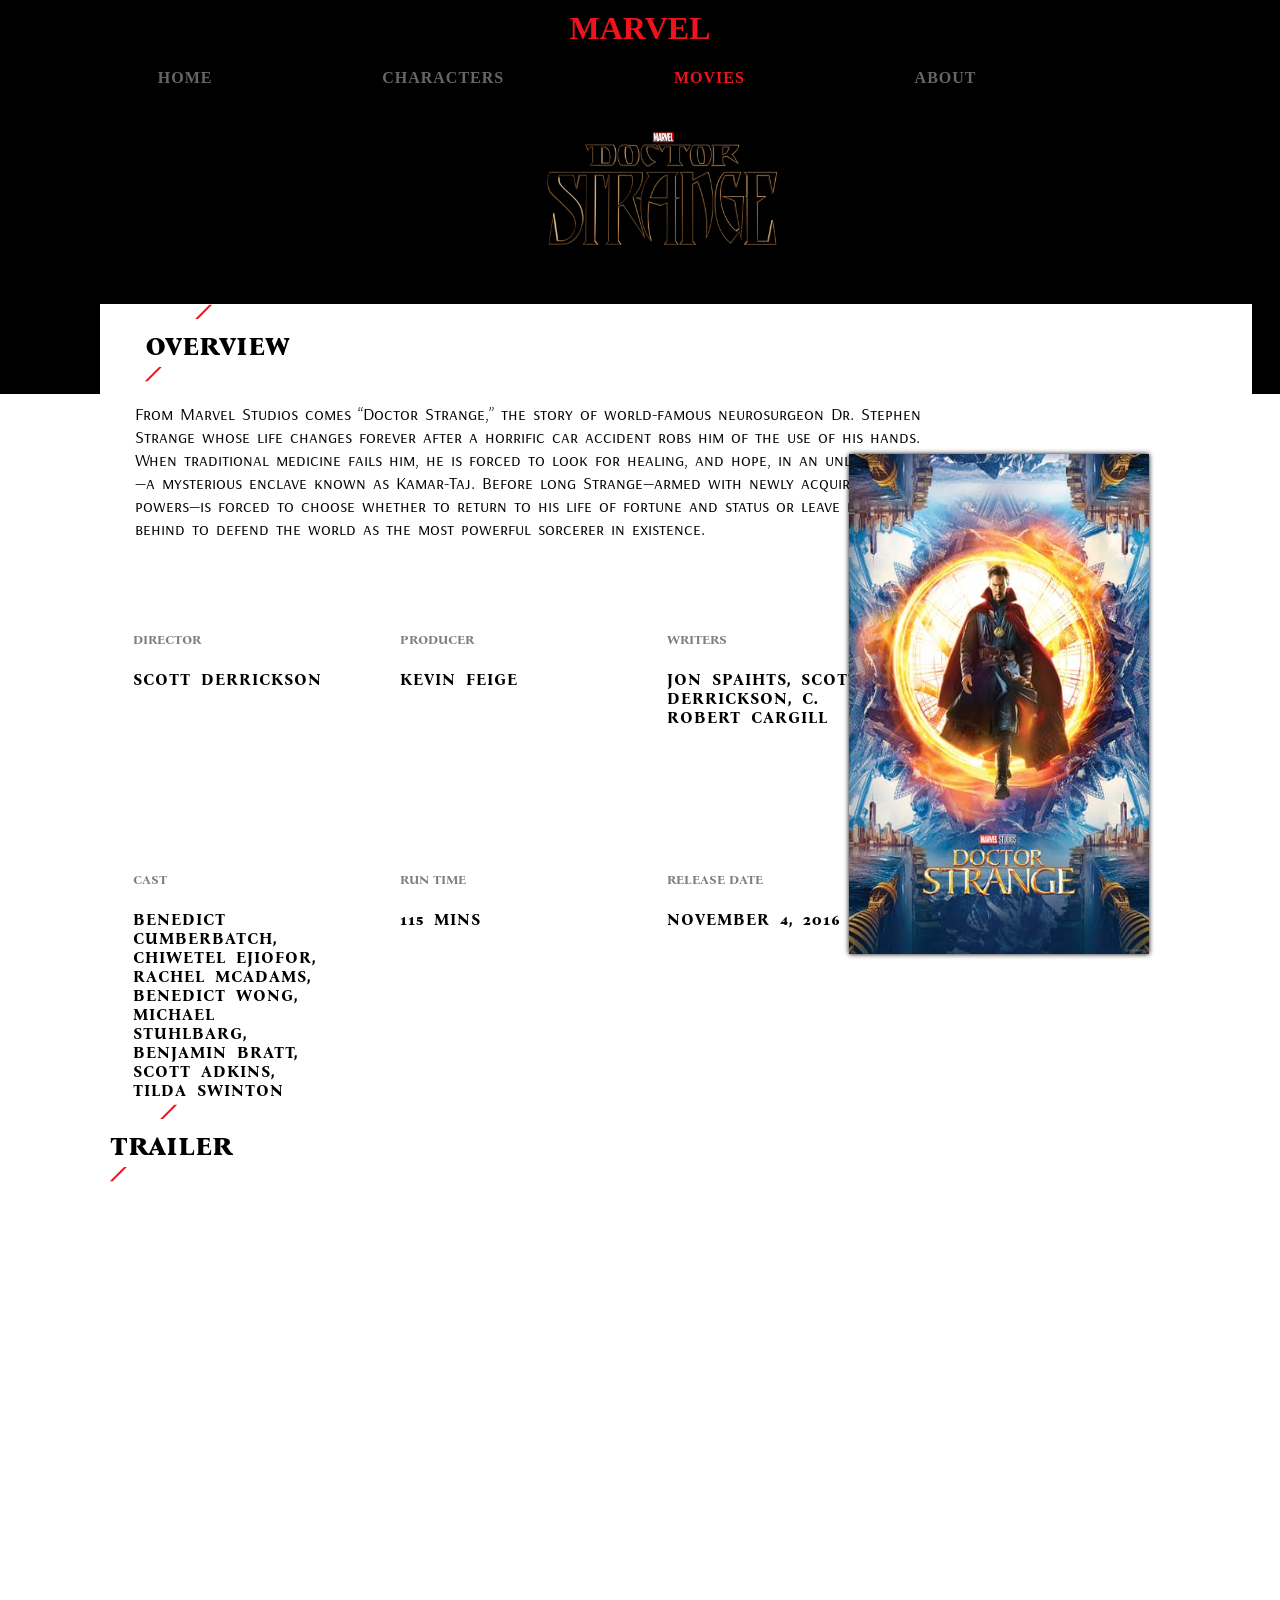
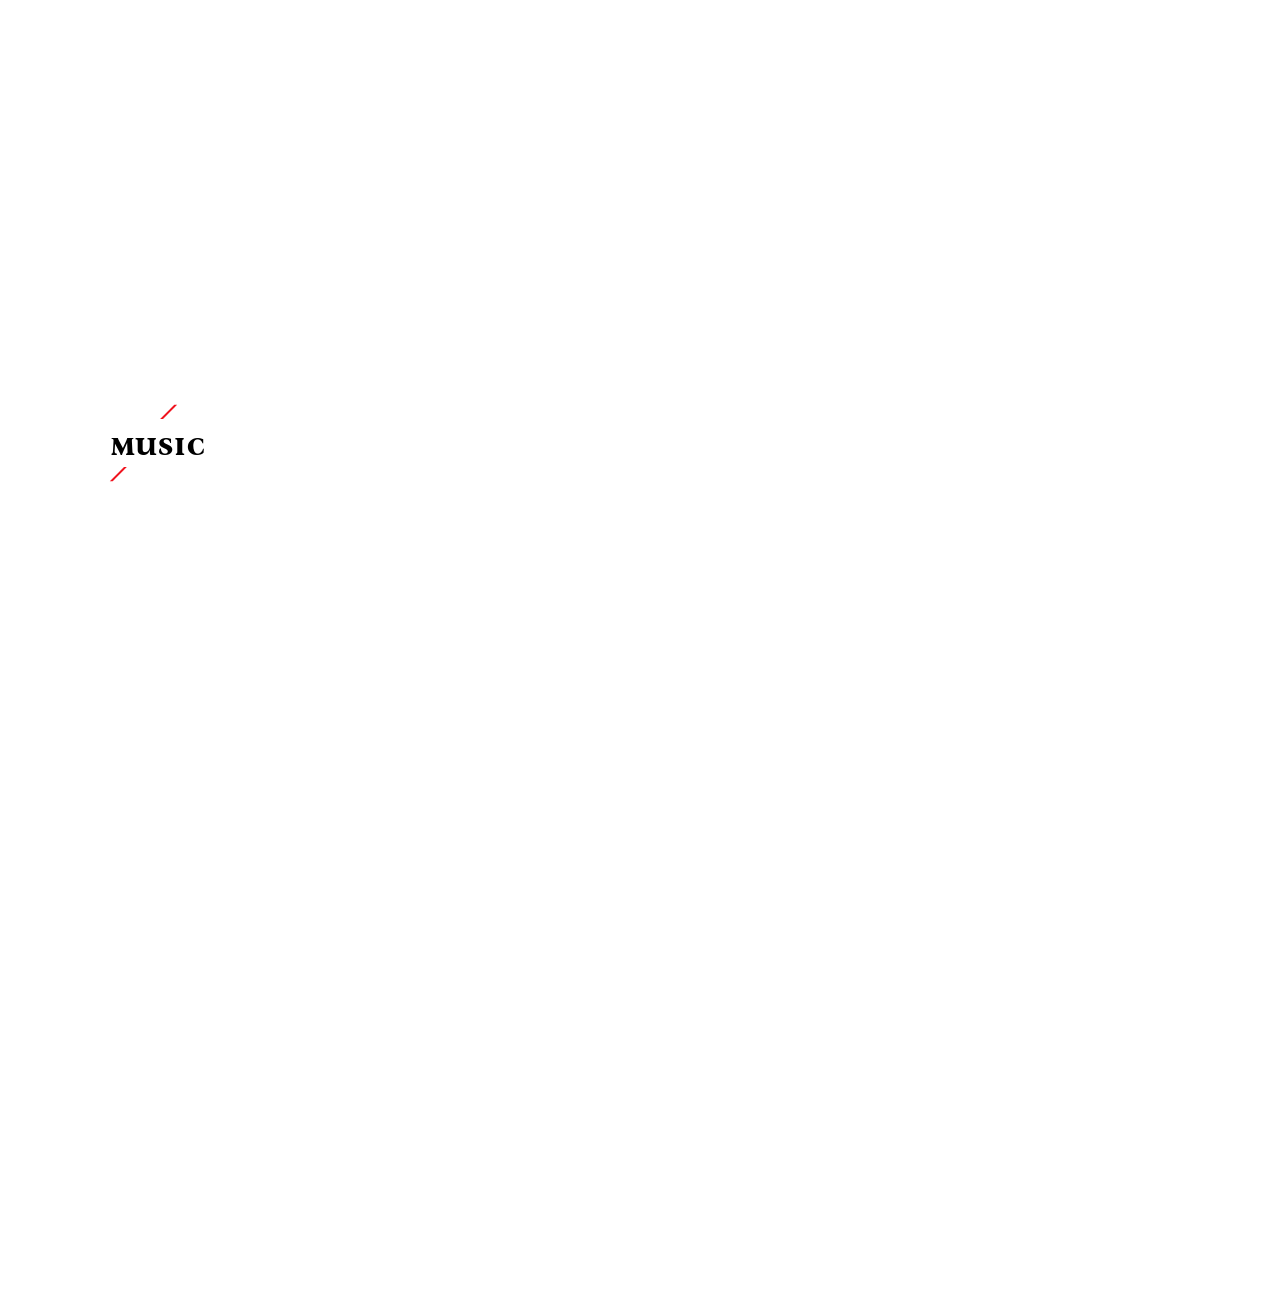
<file: doctorstrange.html>
<head>
    <title>MARVEL CINEMATIC UNIVERSE</title>
    <meta name="viewport" content="width=device-width, initial-scale=1.0">
    <link rel="stylesheet" href="trailer.css">
    <link rel="icon" href="image/logo.png" type="image/x-icon">
    <link rel="preconnect" href="https://fonts.googleapis.com">
    <link rel="preconnect" href="https://fonts.googleapis.com">
    <link rel="preconnect" href="https://fonts.gstatic.com" crossorigin>
    <link href="https://fonts.googleapis.com/css2?family=Arsenal+SC:ital,wght@0,400;0,700;1,400;1,700&family=Bodoni+Moda+SC:ital,opsz,wght@0,6..96,400..900;1,6..96,400..900&family=Bona+Nova+SC:ital,wght@0,400;0,700;1,400&display=swap" rel="stylesheet">
    <link href="https://fonts.googleapis.com/css2?family=Bodoni+Moda+SC:ital,opsz,wght@0,6..96,400..900;1,6..96,400..900&family=Bona+Nova+SC:ital,wght@0,400;0,700;1,400&display=swap" rel="stylesheet">
    <link href="https://fonts.googleapis.com/css2?family=Bebas+Neue&family=Bodoni+Moda+SC:ital,opsz,wght@0,6..96,400..900;1,6..96,400..900&family=Bona+Nova+SC:ital,wght@0,400;0,700;1,400&display=swap" rel="stylesheet">
    <link href="https://fonts.googleapis.com/css2?family=Bebas+Neue&family=Bona+Nova+SC:ital,wght@0,400;0,700;1,400&display=swap" rel="stylesheet">
    <link rel="preconnect" href="https://fonts.gstatic.com" crossorigin>
    <link rel="preconnect" href="https://fonts.googleapis.com">
    <link rel="preconnect" href="https://fonts.gstatic.com" crossorigin>
    <link href="https://fonts.googleapis.com/css2?family=Bebas+Neue&display=swap" rel="stylesheet">
    <link href="https://fonts.googleapis.com/css2?family=Bodoni+Moda+SC:ital,opsz,wght@0,6..96,400..900;1,6..96,400..900&display=swap" rel="stylesheet">
    <link href="https://db.onlinewebfonts.com/c/264e1e98d1a3848556f98a4f8085236d?family=BentonSans+Comp+Black" rel="stylesheet">
    <link href='https://unpkg.com/boxicons@2.1.4/css/boxicons.min.css' rel='stylesheet'>
</head>
<body >
    
    <div class="whole">
        <header>

            <div class="header">
                <h1 class="logo">MARVEL</h1>
            </div>
            
            <nav>
                    <a href="#">HOME</a>
                    <a href="character.html">CHARACTERS</a>
                    <a href="movies.html" style="color: #f0131e;">MOVIES</a>
                    <a href="#">ABOUT</a>
                    <span></span>
            </nav>
        </header>


        <div class="banner">
            <div class="movie-img">
                <img src="trailer/doctorstrange logo.webp" class="img-header">
            </div>
        </div>

        <div class="overview">
            <div class="content">
                <div class="title-div">
                    <h1 class="title">overview</h1>
                </div>
                <div class="para-container">
                    <p>From Marvel Studios comes “Doctor Strange,” the story of world-famous neurosurgeon Dr. Stephen Strange whose life changes forever after a horrific car accident robs him of the use of his hands. When traditional medicine fails him, he is forced to look for healing, and hope, in an unlikely place—a mysterious enclave known as Kamar-Taj. Before long Strange—armed with newly acquired magical powers—is forced to choose whether to return to his life of fortune and status or leave it all behind to defend the world as the most powerful sorcerer in existence.</p>
                </div>

                <div class="poster-container">
                    <img src="trailer/doctorstrange_lob_crd_01_7.jpg" class="poster-img">
                </div>
                
                <div class="content-container">
                    <div class="block">
                        <h5>DIRECTOR</h5>
                        <p>Scott Derrickson</p>
                    </div>

                    <div class="block">
                        <h5>PRODUCER</h5>
                        <p>Kevin Feige</p>
                    </div>

                    <div class="block">
                        <h5>WRITERS</h5>
                        <p>Jon Spaihts, Scott Derrickson, C. Robert Cargill</p>
                    </div>

                    <div class="block">
                        <h5>CAST</h5>
                        <p> Benedict Cumberbatch,
                            Chiwetel Ejiofor,
                            Rachel McAdams,
                            Benedict Wong,
                            Michael Stuhlbarg,
                            Benjamin Bratt,
                            Scott Adkins,
                            Tilda Swinton</p>
                    </div>

                    <div class="block">
                        <h5>RUN TIME</h5>
                        <p>115 mins</p>
                    </div>

                    <div class="block">
                        <h5>RELEASE DATE</h5>
                        <p>November 4, 2016</p>
                    </div>
                </div>
            
                
            </div>
        </div>
        <div class="trailer">
            <div class="title-div2">
                <h1 class="title">trailer</h1>
            </div>
            <div class="trailer-size">
                <iframe width="100%" height="100%" src="https://www.youtube.com/embed/Lt-U_t2pUHI?si=KQlgTDODoTa-XCar" title="YouTube video player" frameborder="0" allow="accelerometer; autoplay; clipboard-write; encrypted-media; gyroscope; picture-in-picture; web-share" referrerpolicy="strict-origin-when-cross-origin" allowfullscreen></iframe>
                          </div>
        </div>
        <div class="spotify">
            <div class="title-div2">
                <h1 class="title">music</h1>
            </div>
            <div class="music">
                <iframe style="border-radius:12px" src="https://open.spotify.com/embed/album/6wLxqu3cGnJoJZyiA3Pe10?utm_source=generator" width="100%" height="100%" frameBorder="0" allowfullscreen="" allow="autoplay; clipboard-write; encrypted-media; fullscreen; picture-in-picture" loading="lazy"></iframe>
          </div>
        </div>

        <div class="footer">
            
        </div>

    </div>
</body>
</file>
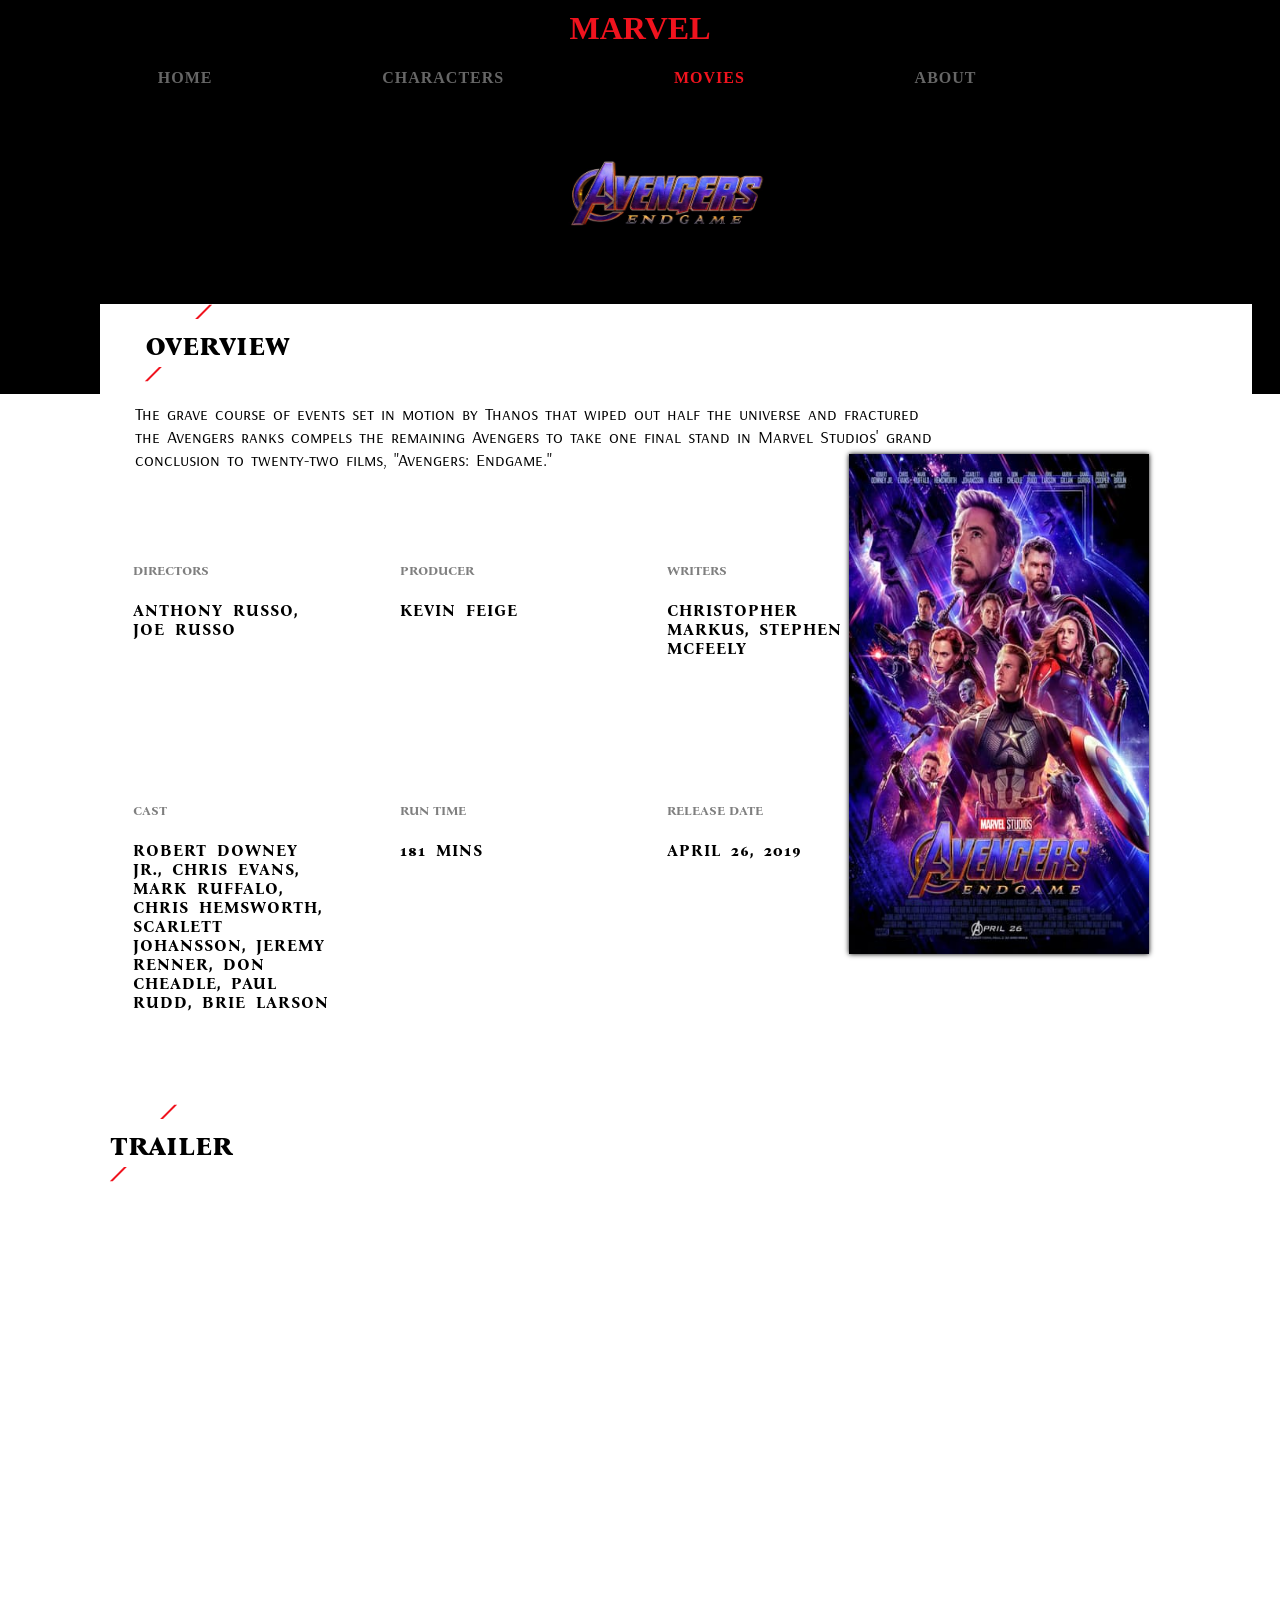
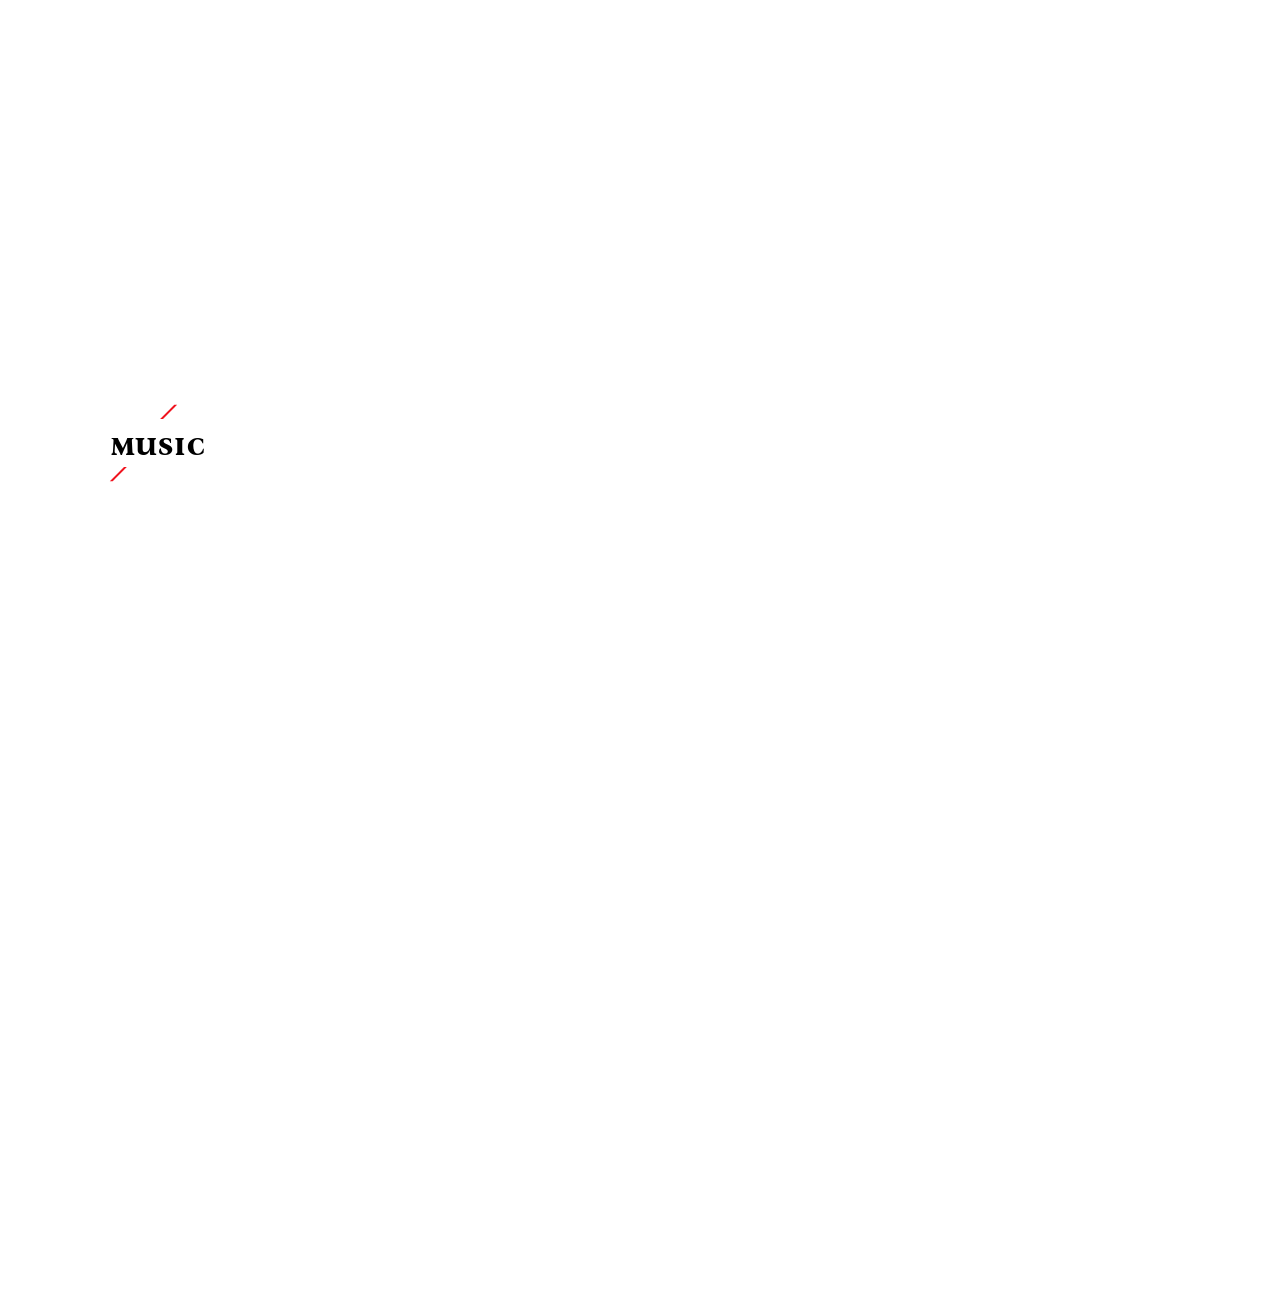
<file: endgame.html>
<head>
    <title>MARVEL CINEMATIC UNIVERSE</title>
    <meta name="viewport" content="width=device-width, initial-scale=1.0">
    <link rel="stylesheet" href="trailer.css">
    <link rel="icon" href="image/logo.png" type="image/x-icon">
    <link rel="preconnect" href="https://fonts.googleapis.com">
    <link rel="preconnect" href="https://fonts.googleapis.com">
    <link rel="preconnect" href="https://fonts.gstatic.com" crossorigin>
    <link href="https://fonts.googleapis.com/css2?family=Arsenal+SC:ital,wght@0,400;0,700;1,400;1,700&family=Bodoni+Moda+SC:ital,opsz,wght@0,6..96,400..900;1,6..96,400..900&family=Bona+Nova+SC:ital,wght@0,400;0,700;1,400&display=swap" rel="stylesheet">
    <link href="https://fonts.googleapis.com/css2?family=Bodoni+Moda+SC:ital,opsz,wght@0,6..96,400..900;1,6..96,400..900&family=Bona+Nova+SC:ital,wght@0,400;0,700;1,400&display=swap" rel="stylesheet">
    <link href="https://fonts.googleapis.com/css2?family=Bebas+Neue&family=Bodoni+Moda+SC:ital,opsz,wght@0,6..96,400..900;1,6..96,400..900&family=Bona+Nova+SC:ital,wght@0,400;0,700;1,400&display=swap" rel="stylesheet">
    <link href="https://fonts.googleapis.com/css2?family=Bebas+Neue&family=Bona+Nova+SC:ital,wght@0,400;0,700;1,400&display=swap" rel="stylesheet">
    <link rel="preconnect" href="https://fonts.gstatic.com" crossorigin>
    <link rel="preconnect" href="https://fonts.googleapis.com">
    <link rel="preconnect" href="https://fonts.gstatic.com" crossorigin>
    <link href="https://fonts.googleapis.com/css2?family=Bebas+Neue&display=swap" rel="stylesheet">
    <link href="https://fonts.googleapis.com/css2?family=Bodoni+Moda+SC:ital,opsz,wght@0,6..96,400..900;1,6..96,400..900&display=swap" rel="stylesheet">
    <link href="https://db.onlinewebfonts.com/c/264e1e98d1a3848556f98a4f8085236d?family=BentonSans+Comp+Black" rel="stylesheet">
    <link href='https://unpkg.com/boxicons@2.1.4/css/boxicons.min.css' rel='stylesheet'>
</head>
<body >
    
    <div class="whole">
        <header>

            <div class="header">
                <h1 class="logo">MARVEL</h1>
            </div>
            
            <nav>
                    <a href="#">HOME</a>
                    <a href="character.html">CHARACTERS</a>
                    <a href="movies.html" style="color: #f0131e;">MOVIES</a>
                    <a href="#">ABOUT</a>
                    <span></span>
            </nav>
        </header>


        <div class="banner">
            <div class="movie-img">
                <img src="trailer/endgame logo.jpg" class="img-header">
            </div>
        </div>

        <div class="overview">
            <div class="content">
                <div class="title-div">
                    <h1 class="title">overview</h1>
                </div>
                <div class="para-container">
                    <p>The grave course of events set in motion by Thanos that wiped out half the universe and fractured the Avengers ranks compels the remaining Avengers to take one final stand in Marvel Studios' grand conclusion to twenty-two films, "Avengers: Endgame."</p>
                </div>

                <div class="poster-container">
                    <img src="trailer/avengersendgame_lob_crd_05.jpg" class="poster-img">
                </div>
                
                <div class="content-container">
                    <div class="block">
                        <h5>DIRECTORS</h5>
                        <p>Anthony Russo, Joe Russo</p>
                    </div>

                    <div class="block">
                        <h5>PRODUCER</h5>
                        <p>Kevin Feige</p>
                    </div>

                    <div class="block">
                        <h5>WRITERS</h5>
                        <p>Christopher Markus, Stephen McFeely</p>
                    </div>

                    <div class="block">
                        <h5>CAST</h5>
                        <p>Robert Downey Jr.,
                            Chris Evans,
                            Mark Ruffalo,
                            Chris Hemsworth,
                            Scarlett Johansson,
                            Jeremy Renner,
                            Don Cheadle,
                            Paul Rudd,
                            Brie Larson</p>
                    </div>

                    <div class="block">
                        <h5>RUN TIME</h5>
                        <p>181 mins</p>
                    </div>

                    <div class="block">
                        <h5>RELEASE DATE</h5>
                        <p>April 26, 2019</p>
                    </div>
                </div>
            
                
            </div>
        </div>
        <div class="trailer">
            <div class="title-div2">
                <h1 class="title">trailer</h1>
            </div>
            <div class="trailer-size">
                <iframe width="100%" height="100%" src="https://www.youtube.com/embed/hA6hldpSTF8?si=4_RhsdZv1K8YJtay" title="YouTube video player" frameborder="0" allow="accelerometer; autoplay; clipboard-write; encrypted-media; gyroscope; picture-in-picture; web-share" referrerpolicy="strict-origin-when-cross-origin" allowfullscreen></iframe>
                          </div>
        </div>
        <div class="spotify">
            <div class="title-div2">
                <h1 class="title">music</h1>
            </div>
            <div class="music">
                <iframe style="border-radius:12px" src="https://open.spotify.com/embed/album/6r4Vfnoifx2CLiTKCaKji8?utm_source=generator" width="100%" height="100%" frameBorder="0" allowfullscreen="" allow="autoplay; clipboard-write; encrypted-media; fullscreen; picture-in-picture" loading="lazy"></iframe>
          </div>
        </div>

        <div class="footer">
            
        </div>

    </div>
</body>
</file>
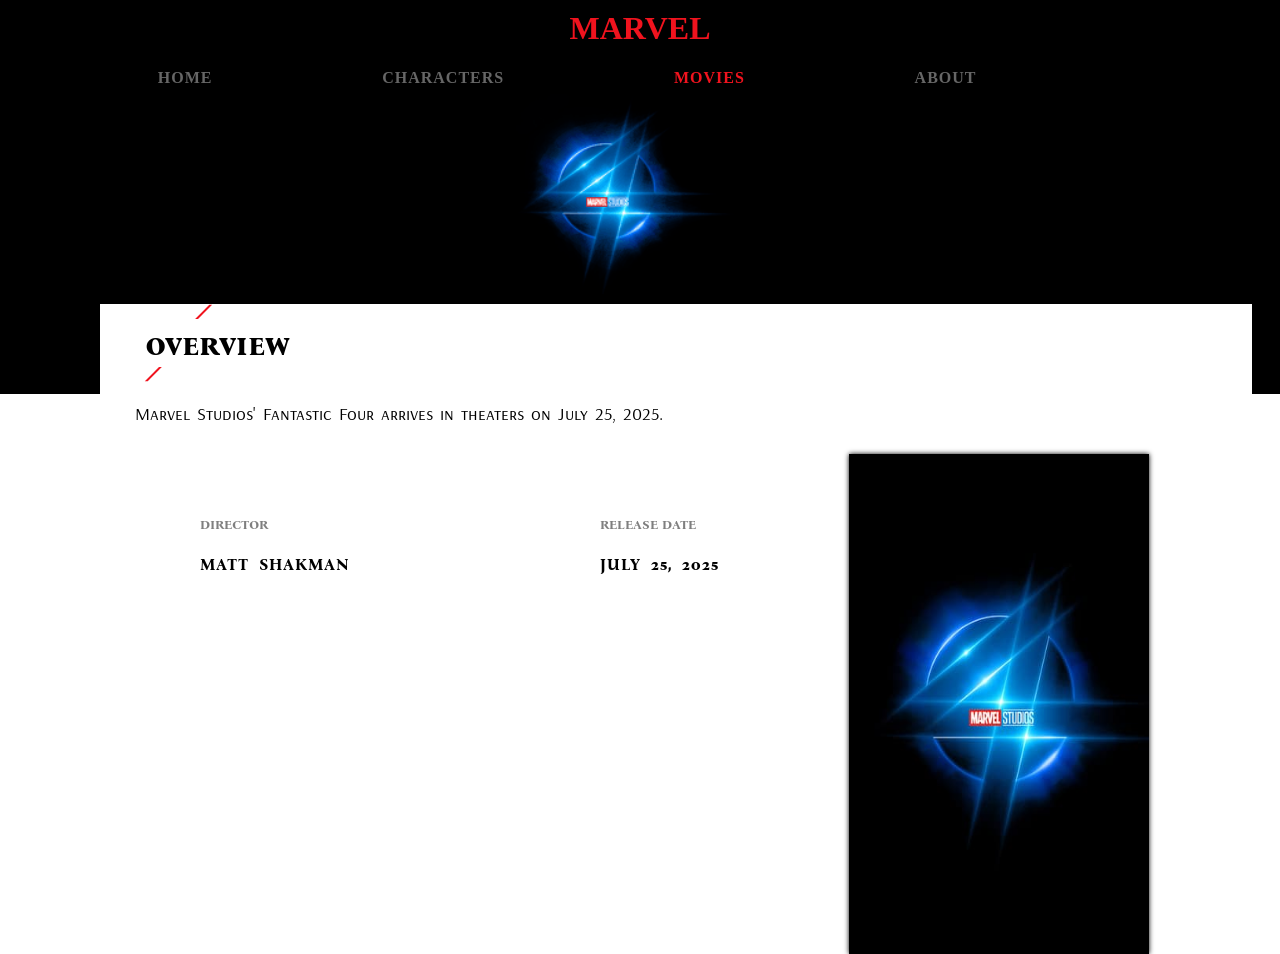
<file: fantastic4.html>
<head>
    <title>MARVEL CINEMATIC UNIVERSE</title>
    <meta name="viewport" content="width=device-width, initial-scale=1.0">
    <link rel="stylesheet" href="trailer.css">
    <link rel="icon" href="image/logo.png" type="image/x-icon">
    <link rel="preconnect" href="https://fonts.googleapis.com">
    <link rel="preconnect" href="https://fonts.googleapis.com">
    <link rel="preconnect" href="https://fonts.gstatic.com" crossorigin>
    <link href="https://fonts.googleapis.com/css2?family=Arsenal+SC:ital,wght@0,400;0,700;1,400;1,700&family=Bodoni+Moda+SC:ital,opsz,wght@0,6..96,400..900;1,6..96,400..900&family=Bona+Nova+SC:ital,wght@0,400;0,700;1,400&display=swap" rel="stylesheet">
    <link href="https://fonts.googleapis.com/css2?family=Bodoni+Moda+SC:ital,opsz,wght@0,6..96,400..900;1,6..96,400..900&family=Bona+Nova+SC:ital,wght@0,400;0,700;1,400&display=swap" rel="stylesheet">
    <link href="https://fonts.googleapis.com/css2?family=Bebas+Neue&family=Bodoni+Moda+SC:ital,opsz,wght@0,6..96,400..900;1,6..96,400..900&family=Bona+Nova+SC:ital,wght@0,400;0,700;1,400&display=swap" rel="stylesheet">
    <link href="https://fonts.googleapis.com/css2?family=Bebas+Neue&family=Bona+Nova+SC:ital,wght@0,400;0,700;1,400&display=swap" rel="stylesheet">
    <link rel="preconnect" href="https://fonts.gstatic.com" crossorigin>
    <link rel="preconnect" href="https://fonts.googleapis.com">
    <link rel="preconnect" href="https://fonts.gstatic.com" crossorigin>
    <link href="https://fonts.googleapis.com/css2?family=Bebas+Neue&display=swap" rel="stylesheet">
    <link href="https://fonts.googleapis.com/css2?family=Bodoni+Moda+SC:ital,opsz,wght@0,6..96,400..900;1,6..96,400..900&display=swap" rel="stylesheet">
    <link href="https://db.onlinewebfonts.com/c/264e1e98d1a3848556f98a4f8085236d?family=BentonSans+Comp+Black" rel="stylesheet">
    <link href='https://unpkg.com/boxicons@2.1.4/css/boxicons.min.css' rel='stylesheet'>
</head>
<body >
    
    <div class="whole">
        <header>

            <div class="header">
                <h1 class="logo">MARVEL</h1>
            </div>
            
            <nav>
                    <a href="#">HOME</a>
                    <a href="character.html">CHARACTERS</a>
                    <a href="movies.html" style="color: #f0131e;">MOVIES</a>
                    <a href="#">ABOUT</a>
                    <span></span>
            </nav>
        </header>


        <div class="banner">
            <div class="movie-img">
                <img src="trailer/fantasticfour_lob_log_div_01.png" class="img-header">
            </div>
        </div>

        <div class="overview">
            <div class="content">
                <div class="title-div">
                    <h1 class="title">overview</h1>
                </div>
                <div class="para-container">
                    <p>Marvel Studios' Fantastic Four arrives in theaters on July 25, 2025.</p>
                </div>

                <div class="poster-container">
                    <img src="trailer/fantasticfour_lob_crd_01_0.jpg" class="poster-img">
                </div>

                <div class="content-container">
                    <div class="block">
                        <h5>director</h5>
                        <p>Matt Shakman</p>
                    </div>

                    <div class="block">
                        <h5>RELEASE DATE</h5>
                        <p>July 25, 2025</p>
                    </div>
                </div>
            
                
            </div>
        </div>
    </div>
</body>
</file>
<file: trailer.css>
body{
    margin: 0;
    padding: 0;
    background: rgb(255, 255, 255);
    /*background: linear-gradient(0deg, rgba(0,0,0,1) 0%, rgba(71,79,69,1) 47%, rgba(0,0,0,1) 100%);*/
}
header{
    background: black;
    overflow: hidden;
}
.header{
    position: relative;
    overflow: hidden;
    animation: slide 2s ease-in-out;
}

.logo{
    background-color: black;
    display: block;
    text-align: center;
    margin: 10px; 
    font-size: 2rem;
    font-weight: 700;
    text-decoration: none;
    font-family: "BentonSans Comp Black";
    color:#f0131e;
    animation: animate 1s ease-in-out infinite
    alternate;
}
nav{
    
    display: flex;
    flex-direction: row;
    justify-content: space-evenly;
    word-spacing: 20px;
    background-color: rgb(0, 0, 0);
    backdrop-filter: blur(50px);

}

nav a{
    letter-spacing: 1px;
    position: relative;
    color: rgb(255, 255, 255,.4);
    font-weight: bold;
    text-decoration: none;
    font-family: Georgia, 'Times New Roman', Times, serif;
    padding:10px;
    padding-bottom: 5px;
    margin: 2px;
    z-index: 2;
    animation: down 2s ease-in-out;
}
nav::before{
    content: '';
    position: absolute;
    top: 0;
    height: 100%;
    width: 100%;
    left: 0;
    background: rgba(0, 0, 0, .1);
    backdrop-filter: blur(50px);
    z-index: -1;
}
nav::after{
    content: '';
    position: absolute;
    top: 0;
    left: -100%;
    height: 100%;
    width: 100%;
    background: linear-gradient(90deg,transparent,rgba(255,255,255,.4),transparent);
    transition: .5s;
}
nav:hover::after{
    left: 100%;
}
.header::before{
    content: '';
    position: absolute;
    top: 0;
    height: 100%;
    width: 100%;
    left: 0;
    background: rgba(0, 0, 0, .1);
    backdrop-filter: blur(50px);
    z-index: -1;
}
.header::after{
    content: '';
    position: absolute;
    top: 0;
    left: -100%;
    height: 100%;
    width: 100%;
    background: linear-gradient(90deg,transparent,rgba(255,255,255,.4),transparent);
    transition: .5s;
}
.header:hover::after{
    left: 100%;
}
nav a:hover{
    text-shadow: 0 0 50px #dd9821;
    color:  #f0131e;
}
@keyframes animate{
    from{
        text-shadow: 0 0 20px #dd9821;
    }
    to{
        text-shadow: 0 0 30px #dd9821,
                    0 0 10px #dd9821;
    }
}
@keyframes right{
    from{
        opacity: 0;
        transform: translateX(40px);
    }
    to{
        opacity: 1;
        transform: translateX(0);
    }
}
@keyframes left{
    from{
        opacity: 0;
        transform: translateX(-40px);
    }
    to{
        opacity: 1;
        transform: translateX(0);
    }
}
@keyframes down{
    from{
        opacity: 0;
        transform: translateY(40px);
    }
    to{
        opacity: 1;
        transform: translateY(0);
    }
}
@keyframes up{
    from{
        opacity: 0;
        transform: translateY(-40px);
    }
    to{
        opacity: 1;
        transform: translateY(0);
    }
}
@keyframes slide{
    from{
        opacity: 0;
        
    }
    to{
        opacity: 1;
        
    }
}




/*--------------------------------------------------------------------------------------------------------------------------------------------------------------*/




.banner{
    background-color: black;
    z-index: -2;
    margin: 0;
    padding: 0;
    position: relative;
    height: 300px;
    margin: 0;
    overflow: hidden;
}
.movie-img{
    margin: 0;
    padding: 0;
    text-transform: uppercase;
    height: 300px;
    width: 1538px;
    overflow: hidden;
    color: white;
}
.banner .img-header{
    margin: 0;
    padding: 0;
    left: 40%;
    z-index: -1;
    height: 200px;
    width: 300px;
    background-position-x: right;
    position: absolute;
    display: inline-block;
    animation: slide 4s ease-in;
}
.movie-img h1{
    position: absolute;
    display: inline-block;
    z-index: 1;
    left: 39%;
    color: white;
    top: 100px;
    font: 900 40px / 1 RobotoCondensed Bold, Trebuchet MS, Helvetica, Arial, sans-serif;
    line-height: 1;
    font-weight: 900;
    font-style:bold;
    letter-spacing: 3px;
}

.movie-img h4{
    font: 400 16px / 1.3 Roboto, Trebuchet MS, Helvetica, Arial, sans-serif;
    letter-spacing: .5px;
    position: absolute;
    display: inline-block;
    left: 20%;
    word-spacing: 5px;
    top: 170px;
}



/*----------------------------------------------------------------------------------------------------------------------------------------------*/


.overview{
    display: block;
    position: relative; 
    margin-left: 100px;
    margin-top: -90px;
    height: 600px;
    width: 90%;
    background-color: rgb(255, 255, 255);
    color:rgb(0, 0, 0);
    z-index: -2;
}
.title{
    margin-left: 10px;
    position: absolute;
    font-family: "Bona Nova SC", serif;
    font-weight: 600;
    font-style: bold;
    animation: left 2s ease-in-out;
}
.title:before{
    left: 53px;
    top: -8px;
    transform-origin: left bottom;
}
.title:after{
    left: -6px;
    top: calc(100% + 3px);
    transform-origin: right top;
}
.title:before,.title:after{
    background-color: #f0131e;
    content: "";
    display: block;
    height: 2px;
    position: absolute;
    transform: rotate(-45deg) skewX(45deg);
    width: 20px;
}
.title-div{
    
    position: relative;
    top: 0;
    left: 35px;
    width: 800px;
    height: 80px;
    background-color: rgb(255, 255, 255);
    display: block;
    
}
.title-div2{
    
    position: relative;
    top: 0;
    left: 0px;
    width: 800px;
    height: 80px;
    background-color: rgb(255, 255, 255);
    display: block;
    
}
.para-container{
    left: 35px;
    display: block;
    position: relative;
    margin-top: 0px;
    width: 800px;
    background-color: rgb(255, 255, 255);
    font-family: "Arsenal SC", sans-serif;
    font-weight: 400;
    font-size:large;
    word-spacing: 3px;
}
.content-container{
    display: flex;
    flex-direction: row;
    justify-content: space-around;
    flex-wrap: wrap;
    position: relative;
    margin-top: 50px;
    width: 800px;
    background-color: rgb(255, 255, 255);
    z-index: -2;
}

.block{
    z-index: 0;
    text-transform: uppercase;
    margin: 10px;
    width: 200px;
    height: 200px;
    padding:10px ;
    color: rgb(0, 0, 0);
    background-color: rgb(255, 255, 255);
}
.content-container h5{
    z-index: 1;
    font-family: "Bona Nova SC", serif;
  font-weight: 700;
  font-style: small;
    color: rgba(0, 0, 0, 0.5);
}
.content-container p{
    z-index: 1;
    font-family: "Bona Nova SC", serif;
    font-weight: 700;
    word-spacing: 5px;
    letter-spacing: 1px;
}
.trailer-poster{
    top: -50px;
    display: inline-block;
    margin-top: -92px;
}
.poster-img{
    display: inline-block;
    align-content: end;
    position: absolute;
    top: 0;
    margin-top: 150px;
    margin-left: 65%;
    width: 300px;
    height: 500px;
    box-shadow: 0px 0px 5px black;
}
.trailer-size{
    margin-top: 50px;
    width: 100%;
    height: 750px;
}
.trailer{
    margin-top: 200px;
    display: block;
    position: relative; 
    margin-left: 100px;
    height: 600px;
    width: 90%;
    background-color: rgb(255, 255, 255);
    color:rgb(0, 0, 0);
    
}
.spotify{
    margin-top: 300px;
    display: block;
    position: relative; 
    margin-left: 100px;
    height: 100%;
    width: 90%;
    background-color: rgb(255, 255, 255);
    color:rgb(0, 0, 0);
    
}
.music{
    width: 600px;
    margin-top: 30px;
    height: 600px;
}
</file>
